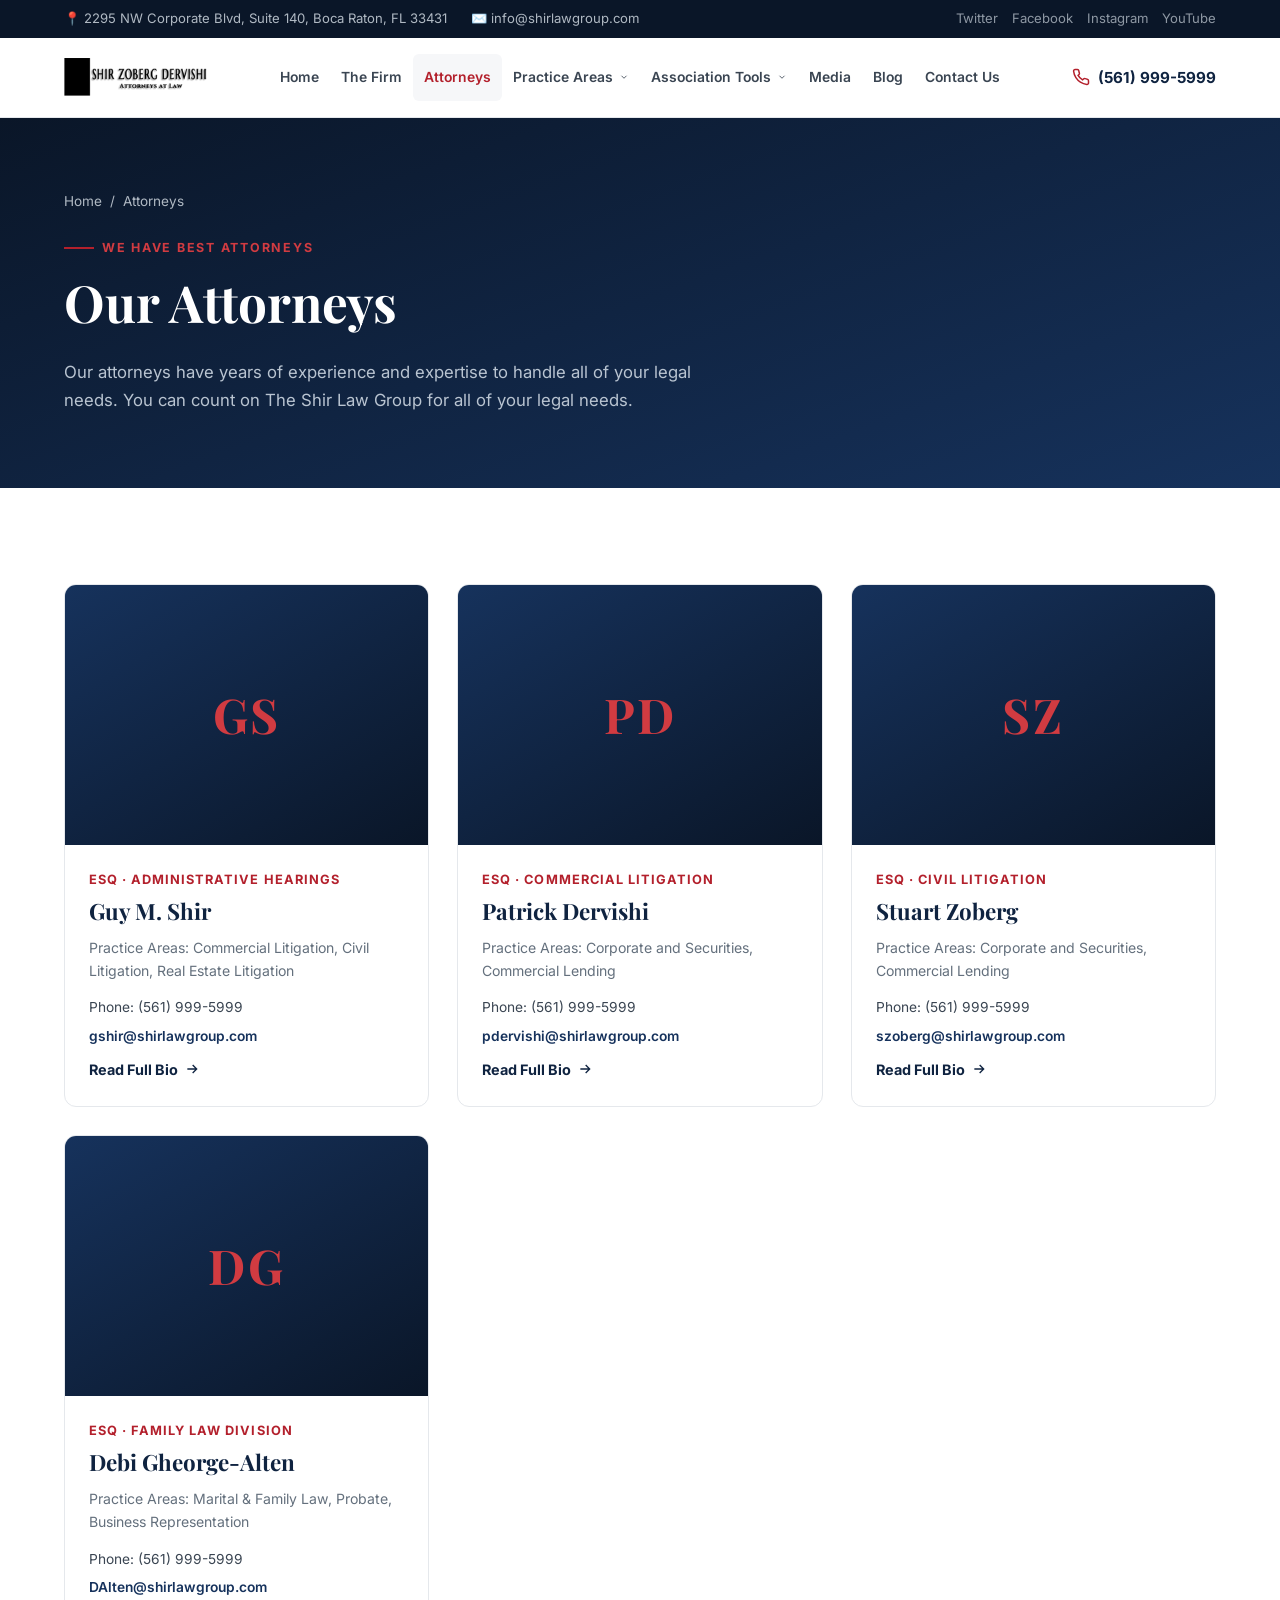
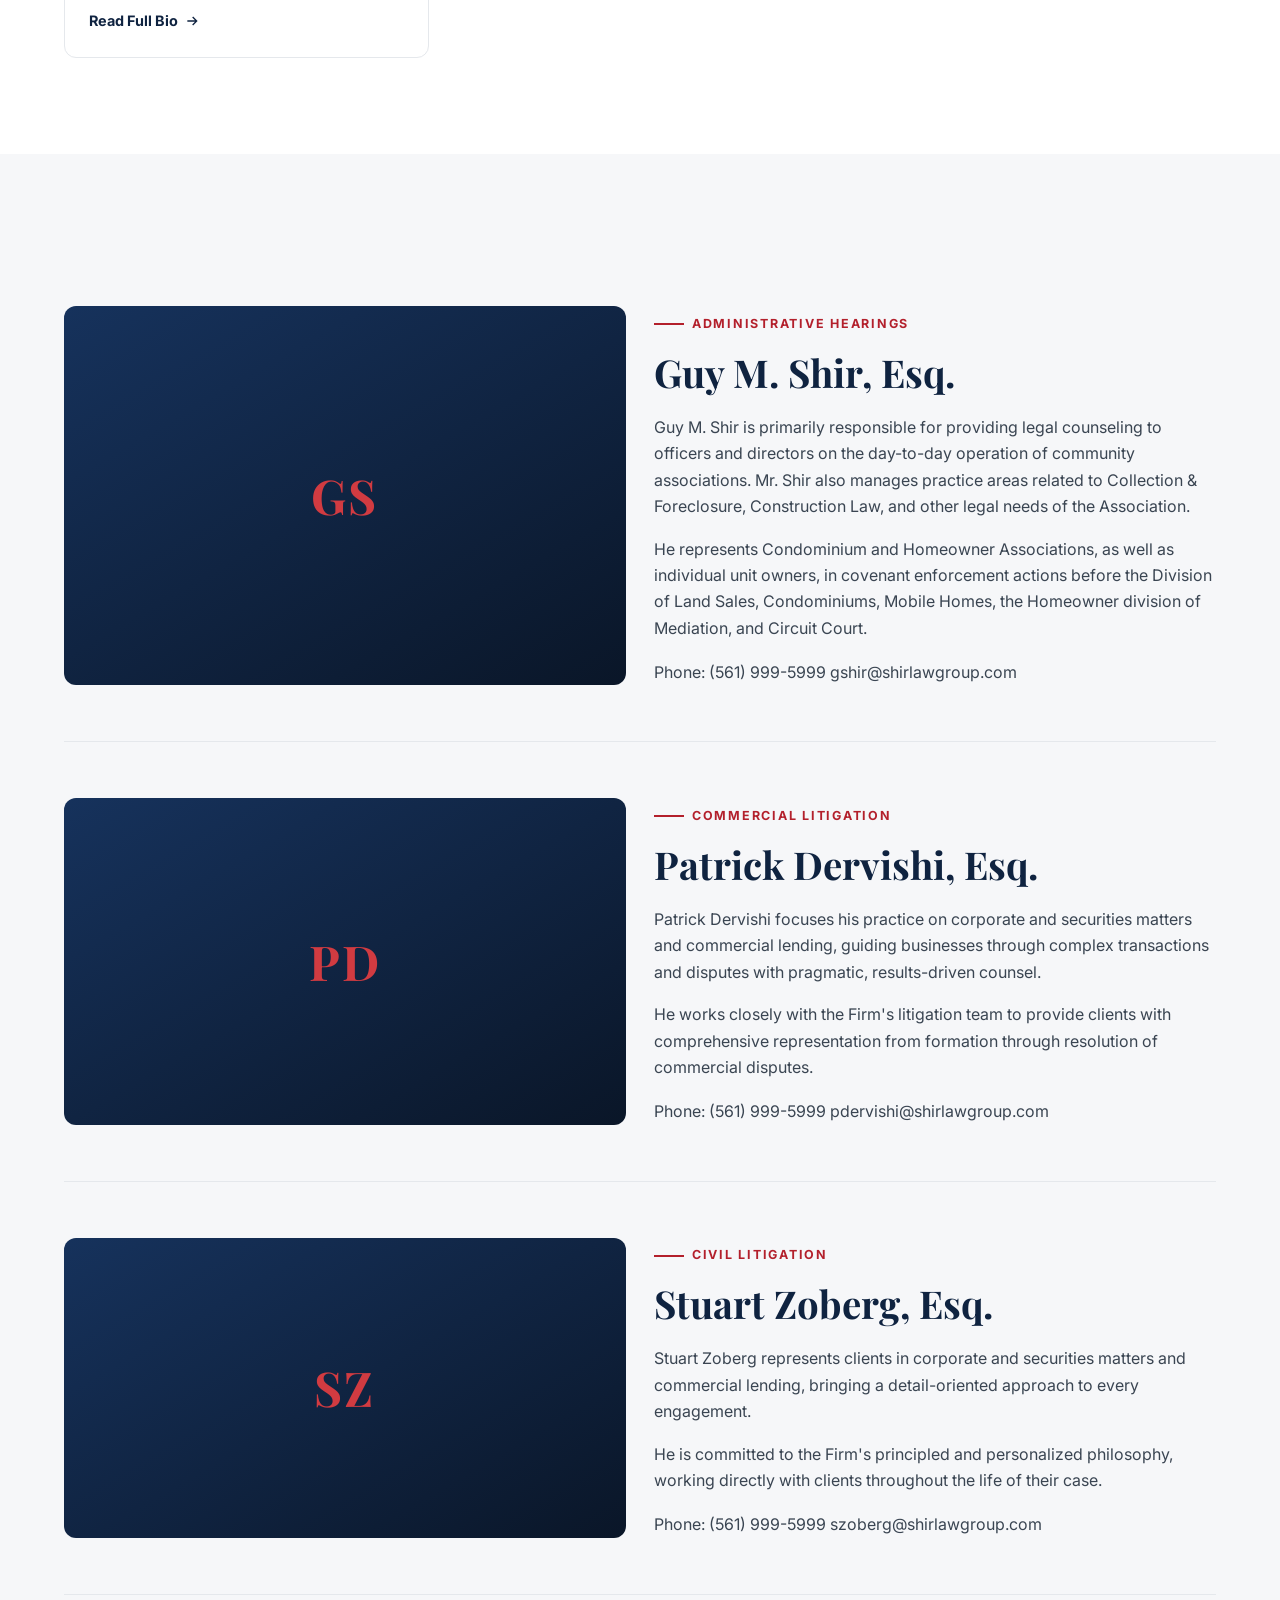
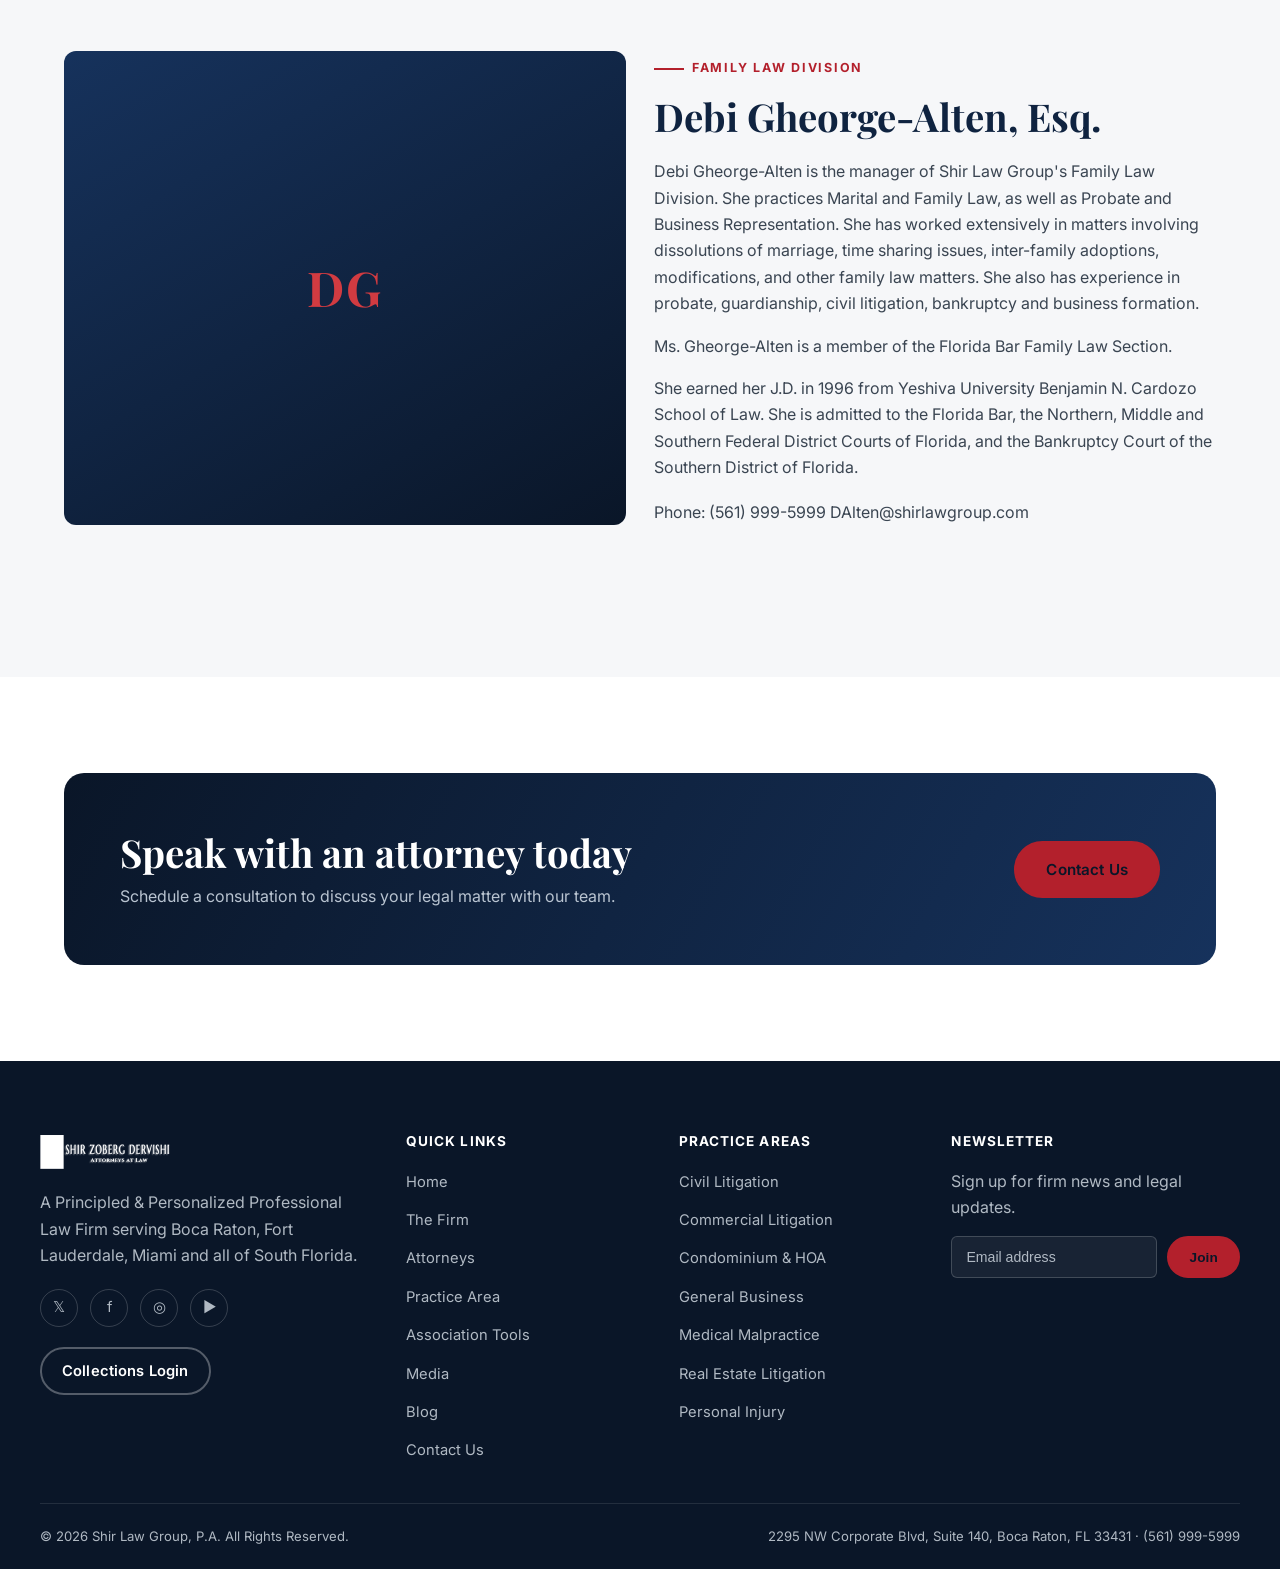
<file: attorneys.html>
<!doctype html>
<html lang="en">
<head>
<meta charset="UTF-8" />
<meta name="viewport" content="width=device-width, initial-scale=1.0" />
<title>Our Attorneys | Shir Law Group</title>
<meta name="description" content="Meet the attorneys of Shir Law Group, P.A.: Guy M. Shir, Patrick Dervishi and Stuart Zoberg." />
<link rel="preconnect" href="https://fonts.googleapis.com">
<link rel="preconnect" href="https://fonts.gstatic.com" crossorigin>
<link href="https://fonts.googleapis.com/css2?family=Playfair+Display:wght@600;700;800&family=Inter:wght@400;500;600;700;800&display=swap" rel="stylesheet">
<link rel="stylesheet" href="css/styles.css?v=6" />
<link rel="icon" type="image/x-icon" href="favicon.ico">
<link rel="icon" type="image/png" sizes="32x32" href="favicon-32x32.png">
<link rel="icon" type="image/png" sizes="16x16" href="favicon-16x16.png">
<link rel="apple-touch-icon" sizes="180x180" href="apple-touch-icon.png">
</head>
<body>

<div class="topbar">
  <div class="container">
    <div class="topbar-contact">
      <span>📍 2295 NW Corporate Blvd, Suite 140, Boca Raton, FL 33431</span>
      <span>✉️ info@shirlawgroup.com</span>
    </div>
    <div class="topbar-social">
      <a href="https://twitter.com/shirlawgroup" target="_blank" rel="noopener">Twitter</a>
      <a href="https://www.facebook.com/shirlawgroup" target="_blank" rel="noopener">Facebook</a>
      <a href="https://www.instagram.com/shirlawgroup" target="_blank" rel="noopener">Instagram</a>
      <a href="https://www.youtube.com/channel/UC4AxBB0t0kmj9nC0djLXQow" target="_blank" rel="noopener">YouTube</a>
    </div>
  </div>
</div>

<header class="site-header">
  <div class="nav-wrap container">
    <a href="index.html" class="brand">
      <img src="images/logo/slg_logo-2.png" alt="Shir Law Group" class="brand-logo">
    </a>
    <nav class="main-nav" id="mainNav">
      <ul>
        <li><a class="nav-link" href="index.html">Home</a></li>
        <li><a class="nav-link" href="the-firm.html">The Firm</a></li>
        <li class="active"><a class="nav-link" href="attorneys.html">Attorneys</a></li>
        <li class="has-dropdown">
          <a class="nav-link" href="practice-areas.html">Practice Areas
            <svg class="chevron" viewBox="0 0 24 24" fill="none" stroke="currentColor" stroke-width="2"><path d="M6 9l6 6 6-6"/></svg>
          </a>
          <div class="dropdown">
            <a href="civil-litigation.html"><span class="dot"></span>Civil Litigation</a>
            <a href="commercial-litigation.html"><span class="dot"></span>Commercial Litigation</a>
            <a href="community-association.html"><span class="dot"></span>Condominium &amp; HOA Representation</a>
            <a href="general-business.html"><span class="dot"></span>General Business Representation</a>
            <a href="medical-malpractice.html"><span class="dot"></span>Medical Malpractice</a>
            <a href="real-estate-litigation.html"><span class="dot"></span>Real Estate Litigation</a>
            <a href="personal-injury.html"><span class="dot"></span>Personal Injury</a>
          </div>
        </li>
        <li class="has-dropdown">
          <a class="nav-link" href="legislative-updates.html">Association Tools
            <svg class="chevron" viewBox="0 0 24 24" fill="none" stroke="currentColor" stroke-width="2"><path d="M6 9l6 6 6-6"/></svg>
          </a>
          <div class="dropdown">
            <a href="legislative-updates.html"><span class="dot"></span>2018 Legislation Updates</a>
            <a href="https://www.leg.state.fl.us/Statutes/index.cfm?App_mode=Display_Statute&amp;URL=0700-0799/0718/0718.html" target="_blank" rel="noopener"><span class="dot"></span>Condo Statute</a>
            <a href="https://www.myfloridalicense.com/DBPR/condominiums-timeshares-mobile-homes/" target="_blank" rel="noopener"><span class="dot"></span>Condo DBPR</a>
            <a href="https://flrules.org/gateway/division.asp?DivID=248" target="_blank" rel="noopener"><span class="dot"></span>Condo Administrative Rules</a>
            <a href="https://www.leg.state.fl.us/Statutes/index.cfm?App_mode=Display_Statute&amp;URL=0700-0799/0720/0720.html" target="_blank" rel="noopener"><span class="dot"></span>Homeowners Association Statutes</a>
          </div>
        </li>
        <li><a class="nav-link" href="media.html">Media</a></li>
        <li><a class="nav-link" href="blog.html">Blog</a></li>
        <li><a class="nav-link" href="contact.html">Contact Us</a></li>
      </ul>
    </nav>
    <div class="nav-cta">
      <a class="nav-phone" href="tel:5619995999">
        <svg width="18" height="18" viewBox="0 0 24 24" fill="none" stroke="currentColor" stroke-width="2"><path d="M22 16.92v3a2 2 0 0 1-2.18 2 19.79 19.79 0 0 1-8.63-3.07 19.5 19.5 0 0 1-6-6 19.79 19.79 0 0 1-3.07-8.67A2 2 0 0 1 4.11 2h3a2 2 0 0 1 2 1.72c.127.96.361 1.903.7 2.81a2 2 0 0 1-.45 2.11L8.09 9.91a16 16 0 0 0 6 6l1.27-1.27a2 2 0 0 1 2.11-.45c.907.339 1.85.573 2.81.7A2 2 0 0 1 22 16.92z"/></svg>
        <span>(561) 999-5999</span>
      </a>
      <button class="nav-toggle" id="navToggle" aria-label="Toggle menu" aria-expanded="false"><span></span></button>
    </div>
  </div>
</header>
<div class="nav-overlay" id="navOverlay"></div>

<main>
  <section class="page-hero">
    <div class="container">
      <div class="breadcrumbs"><a href="index.html">Home</a> / <span>Attorneys</span></div>
      <div class="eyebrow">We Have Best Attorneys</div>
      <h1>Our Attorneys</h1>
      <p>Our attorneys have years of experience and expertise to handle all of your legal needs. You can count on The Shir Law Group for all of your legal needs.</p>
    </div>
  </section>

  <section class="section">
    <div class="container">
      <div class="grid grid-3">
        <div class="attorney-card reveal">
          <div class="attorney-photo">GS</div>
          <div class="attorney-body">
            <div class="role">ESQ &middot; Administrative Hearings</div>
            <h3>Guy M. Shir</h3>
            <div class="field">Practice Areas: Commercial Litigation, Civil Litigation, Real Estate Litigation</div>
            <div class="contact-row">
              <span>Phone: (561) 999-5999</span>
              <a href="mailto:gshir@shirlawgroup.com">gshir@shirlawgroup.com</a>
            </div>
            <a class="card-link" href="#guy-m-shir">Read Full Bio <svg width="16" height="16" viewBox="0 0 24 24" fill="none" stroke="currentColor" stroke-width="2"><path d="M5 12h14M13 6l6 6-6 6"/></svg></a>
          </div>
        </div>
        <div class="attorney-card reveal">
          <div class="attorney-photo">PD</div>
          <div class="attorney-body">
            <div class="role">ESQ &middot; Commercial Litigation</div>
            <h3>Patrick Dervishi</h3>
            <div class="field">Practice Areas: Corporate and Securities, Commercial Lending</div>
            <div class="contact-row">
              <span>Phone: (561) 999-5999</span>
              <a href="mailto:pdervishi@shirlawgroup.com">pdervishi@shirlawgroup.com</a>
            </div>
            <a class="card-link" href="#patrick-dervishi">Read Full Bio <svg width="16" height="16" viewBox="0 0 24 24" fill="none" stroke="currentColor" stroke-width="2"><path d="M5 12h14M13 6l6 6-6 6"/></svg></a>
          </div>
        </div>
        <div class="attorney-card reveal">
          <div class="attorney-photo">SZ</div>
          <div class="attorney-body">
            <div class="role">ESQ &middot; Civil Litigation</div>
            <h3>Stuart Zoberg</h3>
            <div class="field">Practice Areas: Corporate and Securities, Commercial Lending</div>
            <div class="contact-row">
              <span>Phone: (561) 999-5999</span>
              <a href="mailto:szoberg@shirlawgroup.com">szoberg@shirlawgroup.com</a>
            </div>
            <a class="card-link" href="#stuart-zoberg">Read Full Bio <svg width="16" height="16" viewBox="0 0 24 24" fill="none" stroke="currentColor" stroke-width="2"><path d="M5 12h14M13 6l6 6-6 6"/></svg></a>
          </div>
        </div>
        <div class="attorney-card reveal">
          <div class="attorney-photo">DG</div>
          <div class="attorney-body">
            <div class="role">ESQ &middot; Family Law Division</div>
            <h3>Debi Gheorge-Alten</h3>
            <div class="field">Practice Areas: Marital &amp; Family Law, Probate, Business Representation</div>
            <div class="contact-row">
              <span>Phone: (561) 999-5999</span>
              <a href="mailto:DAlten@shirlawgroup.com">DAlten@shirlawgroup.com</a>
            </div>
            <a class="card-link" href="#debi-gheorge-alten">Read Full Bio <svg width="16" height="16" viewBox="0 0 24 24" fill="none" stroke="currentColor" stroke-width="2"><path d="M5 12h14M13 6l6 6-6 6"/></svg></a>
          </div>
        </div>
      </div>
    </div>
  </section>

  <section class="section bg-soft">
    <div class="container">

      <div id="guy-m-shir" class="bio-detail reveal">
        <div class="grid grid-2">
          <div class="attorney-photo" style="height:100%;min-height:220px;border-radius:var(--radius-md);">GS</div>
          <div>
            <div class="eyebrow">Administrative Hearings</div>
            <h2>Guy M. Shir, Esq.</h2>
            <p>Guy M. Shir is primarily responsible for providing legal counseling to officers and directors on the day-to-day operation of community associations. Mr. Shir also manages practice areas related to Collection &amp; Foreclosure, Construction Law, and other legal needs of the Association.</p>
            <p>He represents Condominium and Homeowner Associations, as well as individual unit owners, in covenant enforcement actions before the Division of Land Sales, Condominiums, Mobile Homes, the Homeowner division of Mediation, and Circuit Court.</p>
            <div class="contact-row" style="margin-top:18px;">
              <span>Phone: (561) 999-5999</span>
              <a href="mailto:gshir@shirlawgroup.com">gshir@shirlawgroup.com</a>
            </div>
          </div>
        </div>
      </div>

      <div id="patrick-dervishi" class="bio-detail reveal">
        <div class="grid grid-2">
          <div class="attorney-photo" style="height:100%;min-height:220px;border-radius:var(--radius-md);">PD</div>
          <div>
            <div class="eyebrow">Commercial Litigation</div>
            <h2>Patrick Dervishi, Esq.</h2>
            <p>Patrick Dervishi focuses his practice on corporate and securities matters and commercial lending, guiding businesses through complex transactions and disputes with pragmatic, results-driven counsel.</p>
            <p>He works closely with the Firm's litigation team to provide clients with comprehensive representation from formation through resolution of commercial disputes.</p>
            <div class="contact-row" style="margin-top:18px;">
              <span>Phone: (561) 999-5999</span>
              <a href="mailto:pdervishi@shirlawgroup.com">pdervishi@shirlawgroup.com</a>
            </div>
          </div>
        </div>
      </div>

      <div id="stuart-zoberg" class="bio-detail reveal">
        <div class="grid grid-2">
          <div class="attorney-photo" style="height:100%;min-height:220px;border-radius:var(--radius-md);">SZ</div>
          <div>
            <div class="eyebrow">Civil Litigation</div>
            <h2>Stuart Zoberg, Esq.</h2>
            <p>Stuart Zoberg represents clients in corporate and securities matters and commercial lending, bringing a detail-oriented approach to every engagement.</p>
            <p>He is committed to the Firm's principled and personalized philosophy, working directly with clients throughout the life of their case.</p>
            <div class="contact-row" style="margin-top:18px;">
              <span>Phone: (561) 999-5999</span>
              <a href="mailto:szoberg@shirlawgroup.com">szoberg@shirlawgroup.com</a>
            </div>
          </div>
        </div>
      </div>

      <div id="debi-gheorge-alten" class="bio-detail reveal">
        <div class="grid grid-2">
          <div class="attorney-photo" style="height:100%;min-height:220px;border-radius:var(--radius-md);">DG</div>
          <div>
            <div class="eyebrow">Family Law Division</div>
            <h2>Debi Gheorge-Alten, Esq.</h2>
            <p>Debi Gheorge-Alten is the manager of Shir Law Group's Family Law Division. She practices Marital and Family Law, as well as Probate and Business Representation. She has worked extensively in matters involving dissolutions of marriage, time sharing issues, inter-family adoptions, modifications, and other family law matters. She also has experience in probate, guardianship, civil litigation, bankruptcy and business formation.</p>
            <p>Ms. Gheorge-Alten is a member of the Florida Bar Family Law Section.</p>
            <p>She earned her J.D. in 1996 from Yeshiva University Benjamin N. Cardozo School of Law. She is admitted to the Florida Bar, the Northern, Middle and Southern Federal District Courts of Florida, and the Bankruptcy Court of the Southern District of Florida.</p>
            <div class="contact-row" style="margin-top:18px;">
              <span>Phone: (561) 999-5999</span>
              <a href="mailto:DAlten@shirlawgroup.com">DAlten@shirlawgroup.com</a>
            </div>
          </div>
        </div>
      </div>

    </div>
  </section>

  <section class="section">
    <div class="container">
      <div class="cta-band reveal">
        <div>
          <h2>Speak with an attorney today</h2>
          <p>Schedule a consultation to discuss your legal matter with our team.</p>
        </div>
        <a href="contact.html" class="btn btn-gold">Contact Us</a>
      </div>
    </div>
  </section>
</main>

<footer class="site-footer">
  <div class="container footer-top">
    <div class="footer-col">
      <div class="footer-brand"><img src="images/logo/slg_logo-2.png" alt="Shir Law Group" class="brand-logo brand-logo-invert"></div>
      <p>A Principled &amp; Personalized Professional Law Firm serving Boca Raton, Fort Lauderdale, Miami and all of South Florida.</p>
      <div class="footer-social">
        <a href="https://twitter.com/shirlawgroup" target="_blank" rel="noopener">𝕏</a>
        <a href="https://www.facebook.com/shirlawgroup" target="_blank" rel="noopener">f</a>
        <a href="https://www.instagram.com/shirlawgroup" target="_blank" rel="noopener">◎</a>
        <a href="https://www.youtube.com/channel/UC4AxBB0t0kmj9nC0djLXQow" target="_blank" rel="noopener">▶</a>
      </div>
      <a href="#" class="btn btn-outline btn-sm" style="margin-top:20px;color:#fff;border-color:rgba(255,255,255,0.3);">Collections Login</a>
    </div>
    <div class="footer-col">
      <h4>Quick Links</h4>
      <ul>
        <li><a href="index.html">Home</a></li>
        <li><a href="the-firm.html">The Firm</a></li>
        <li><a href="attorneys.html">Attorneys</a></li>
        <li><a href="practice-areas.html">Practice Area</a></li>
        <li><a href="legislative-updates.html">Association Tools</a></li>
        <li><a href="media.html">Media</a></li>
        <li><a href="blog.html">Blog</a></li>
        <li><a href="contact.html">Contact Us</a></li>
      </ul>
    </div>
    <div class="footer-col">
      <h4>Practice Areas</h4>
      <ul>
        <li><a href="civil-litigation.html">Civil Litigation</a></li>
        <li><a href="commercial-litigation.html">Commercial Litigation</a></li>
        <li><a href="community-association.html">Condominium &amp; HOA</a></li>
        <li><a href="general-business.html">General Business</a></li>
        <li><a href="medical-malpractice.html">Medical Malpractice</a></li>
        <li><a href="real-estate-litigation.html">Real Estate Litigation</a></li>
        <li><a href="personal-injury.html">Personal Injury</a></li>
      </ul>
    </div>
    <div class="footer-col">
      <h4>Newsletter</h4>
      <p>Sign up for firm news and legal updates.</p>
      <form class="newsletter-form" data-demo-form>
        <input type="email" placeholder="Email address" required />
        <button class="btn btn-gold btn-sm" type="submit">Join</button>
      </form>
      <div class="form-success" style="margin-top:12px;">Thanks for subscribing!</div>
    </div>
  </div>
  <div class="container footer-bottom">
    <span>&copy; 2026 Shir Law Group, P.A. All Rights Reserved.</span>
    <span>2295 NW Corporate Blvd, Suite 140, Boca Raton, FL 33431 &middot; (561) 999-5999</span>
  </div>
</footer>

<script src="js/main.js?v=6"></script>
</body>
</html>
</file>
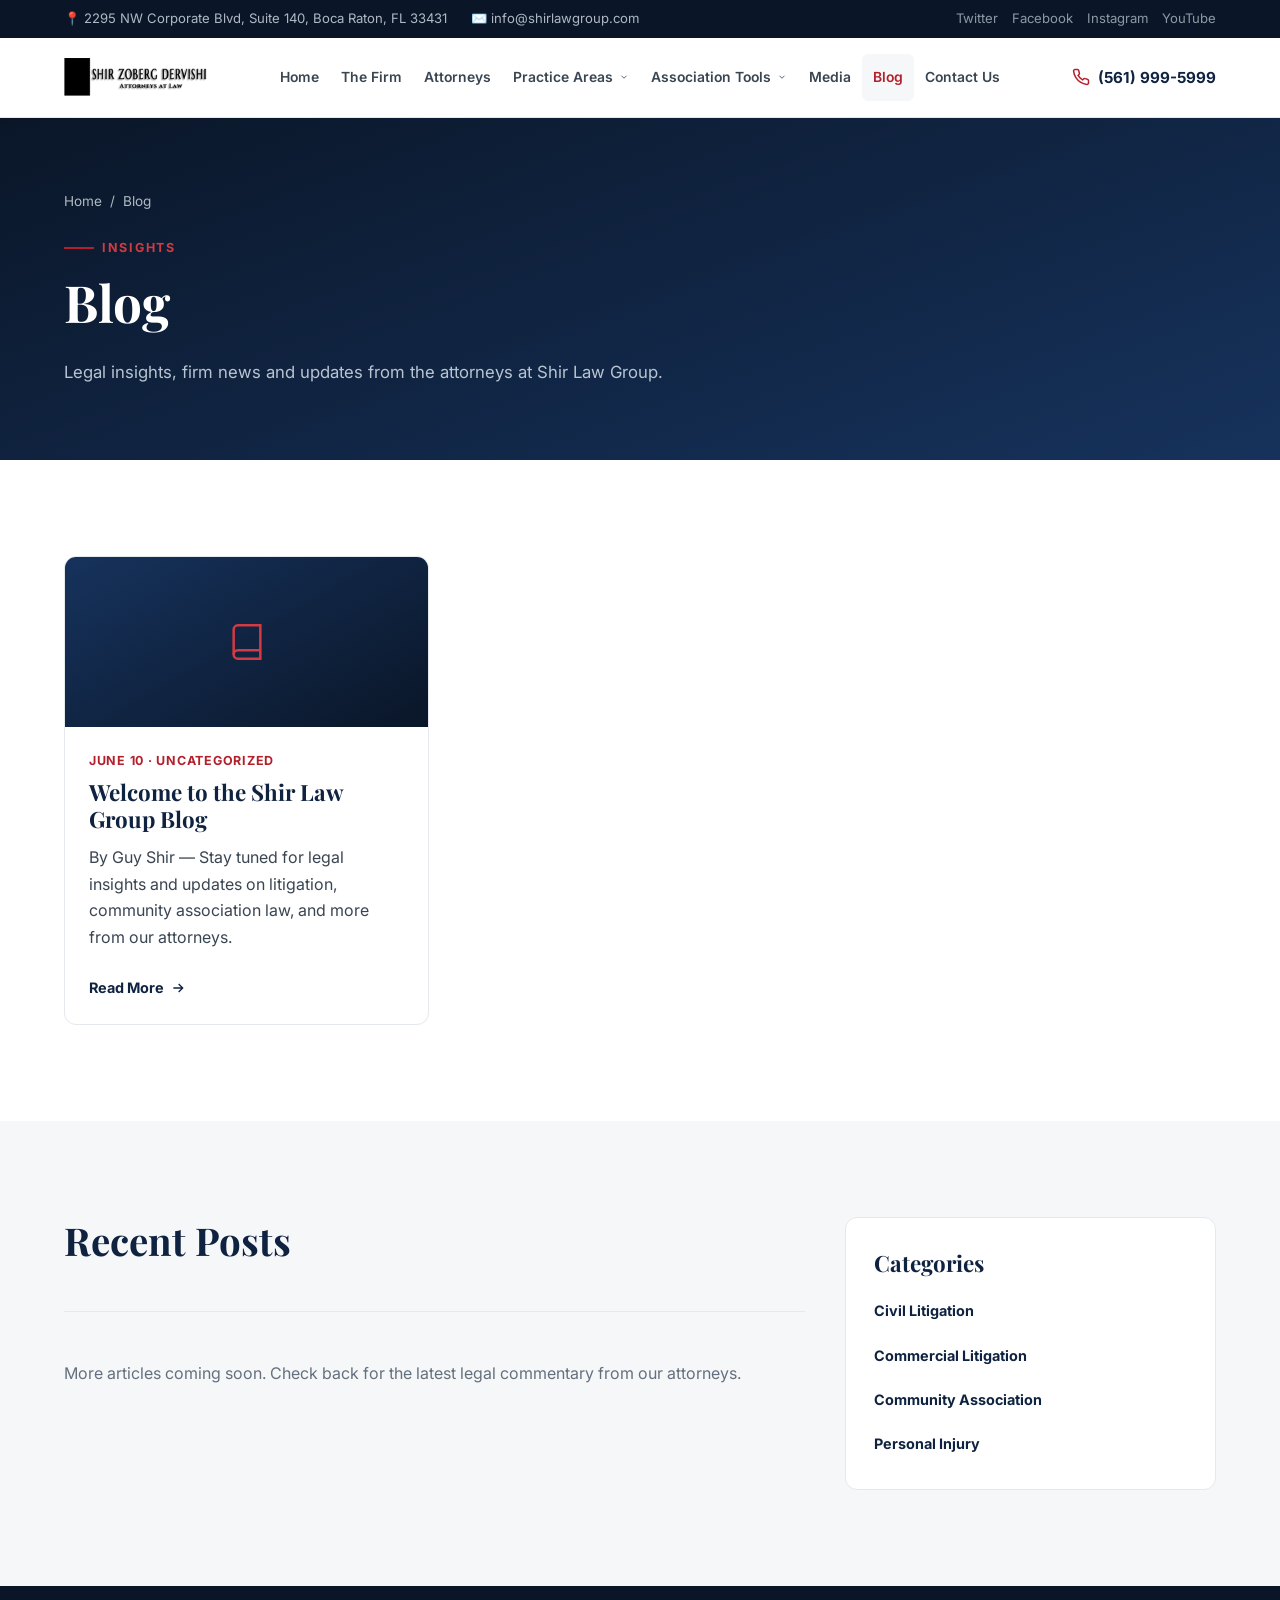
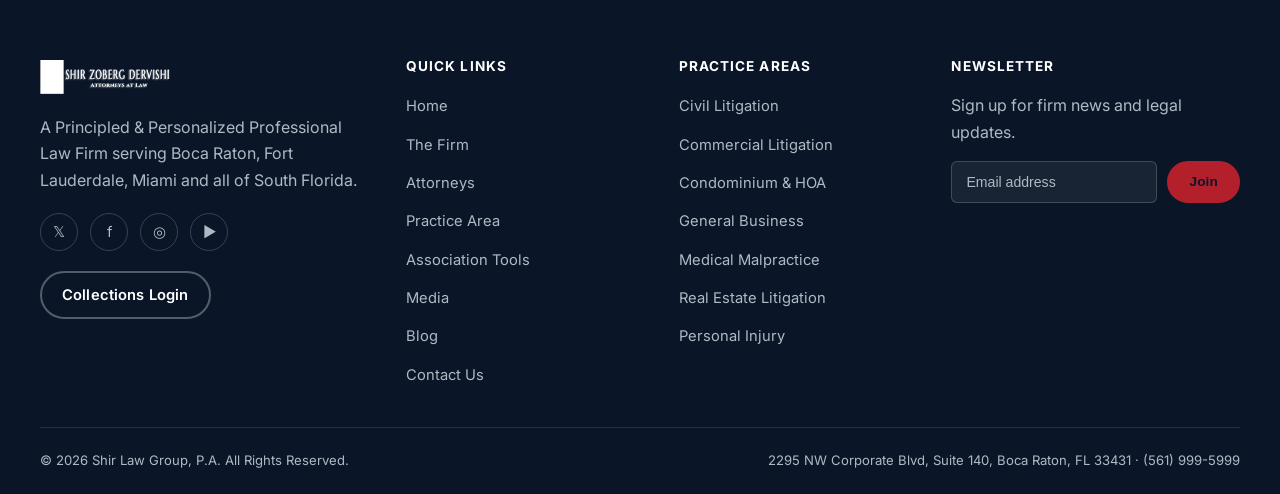
<file: blog.html>
<!doctype html>
<html lang="en">
<head>
<meta charset="UTF-8" />
<meta name="viewport" content="width=device-width, initial-scale=1.0" />
<title>Blog | Shir Law Group</title>
<meta name="description" content="Legal insights and updates from the attorneys at Shir Law Group, P.A." />
<link rel="preconnect" href="https://fonts.googleapis.com">
<link rel="preconnect" href="https://fonts.gstatic.com" crossorigin>
<link href="https://fonts.googleapis.com/css2?family=Playfair+Display:wght@600;700;800&family=Inter:wght@400;500;600;700;800&display=swap" rel="stylesheet">
<link rel="stylesheet" href="css/styles.css?v=6" />
<link rel="icon" type="image/x-icon" href="favicon.ico">
<link rel="icon" type="image/png" sizes="32x32" href="favicon-32x32.png">
<link rel="icon" type="image/png" sizes="16x16" href="favicon-16x16.png">
<link rel="apple-touch-icon" sizes="180x180" href="apple-touch-icon.png">
</head>
<body>

<div class="topbar">
  <div class="container">
    <div class="topbar-contact">
      <span>📍 2295 NW Corporate Blvd, Suite 140, Boca Raton, FL 33431</span>
      <span>✉️ info@shirlawgroup.com</span>
    </div>
    <div class="topbar-social">
      <a href="https://twitter.com/shirlawgroup" target="_blank" rel="noopener">Twitter</a>
      <a href="https://www.facebook.com/shirlawgroup" target="_blank" rel="noopener">Facebook</a>
      <a href="https://www.instagram.com/shirlawgroup" target="_blank" rel="noopener">Instagram</a>
      <a href="https://www.youtube.com/channel/UC4AxBB0t0kmj9nC0djLXQow" target="_blank" rel="noopener">YouTube</a>
    </div>
  </div>
</div>

<header class="site-header">
  <div class="nav-wrap container">
    <a href="index.html" class="brand">
      <img src="images/logo/slg_logo-2.png" alt="Shir Law Group" class="brand-logo">
    </a>
    <nav class="main-nav" id="mainNav">
      <ul>
        <li><a class="nav-link" href="index.html">Home</a></li>
        <li><a class="nav-link" href="the-firm.html">The Firm</a></li>
        <li><a class="nav-link" href="attorneys.html">Attorneys</a></li>
        <li class="has-dropdown">
          <a class="nav-link" href="practice-areas.html">Practice Areas
            <svg class="chevron" viewBox="0 0 24 24" fill="none" stroke="currentColor" stroke-width="2"><path d="M6 9l6 6 6-6"/></svg>
          </a>
          <div class="dropdown">
            <a href="civil-litigation.html"><span class="dot"></span>Civil Litigation</a>
            <a href="commercial-litigation.html"><span class="dot"></span>Commercial Litigation</a>
            <a href="community-association.html"><span class="dot"></span>Condominium &amp; HOA Representation</a>
            <a href="general-business.html"><span class="dot"></span>General Business Representation</a>
            <a href="medical-malpractice.html"><span class="dot"></span>Medical Malpractice</a>
            <a href="real-estate-litigation.html"><span class="dot"></span>Real Estate Litigation</a>
            <a href="personal-injury.html"><span class="dot"></span>Personal Injury</a>
          </div>
        </li>
        <li class="has-dropdown">
          <a class="nav-link" href="legislative-updates.html">Association Tools
            <svg class="chevron" viewBox="0 0 24 24" fill="none" stroke="currentColor" stroke-width="2"><path d="M6 9l6 6 6-6"/></svg>
          </a>
          <div class="dropdown">
            <a href="legislative-updates.html"><span class="dot"></span>2018 Legislation Updates</a>
            <a href="https://www.leg.state.fl.us/Statutes/index.cfm?App_mode=Display_Statute&amp;URL=0700-0799/0718/0718.html" target="_blank" rel="noopener"><span class="dot"></span>Condo Statute</a>
            <a href="https://www.myfloridalicense.com/DBPR/condominiums-timeshares-mobile-homes/" target="_blank" rel="noopener"><span class="dot"></span>Condo DBPR</a>
            <a href="https://flrules.org/gateway/division.asp?DivID=248" target="_blank" rel="noopener"><span class="dot"></span>Condo Administrative Rules</a>
            <a href="https://www.leg.state.fl.us/Statutes/index.cfm?App_mode=Display_Statute&amp;URL=0700-0799/0720/0720.html" target="_blank" rel="noopener"><span class="dot"></span>Homeowners Association Statutes</a>
          </div>
        </li>
        <li><a class="nav-link" href="media.html">Media</a></li>
        <li class="active"><a class="nav-link" href="blog.html">Blog</a></li>
        <li><a class="nav-link" href="contact.html">Contact Us</a></li>
      </ul>
    </nav>
    <div class="nav-cta">
      <a class="nav-phone" href="tel:5619995999">
        <svg width="18" height="18" viewBox="0 0 24 24" fill="none" stroke="currentColor" stroke-width="2"><path d="M22 16.92v3a2 2 0 0 1-2.18 2 19.79 19.79 0 0 1-8.63-3.07 19.5 19.5 0 0 1-6-6 19.79 19.79 0 0 1-3.07-8.67A2 2 0 0 1 4.11 2h3a2 2 0 0 1 2 1.72c.127.96.361 1.903.7 2.81a2 2 0 0 1-.45 2.11L8.09 9.91a16 16 0 0 0 6 6l1.27-1.27a2 2 0 0 1 2.11-.45c.907.339 1.85.573 2.81.7A2 2 0 0 1 22 16.92z"/></svg>
        <span>(561) 999-5999</span>
      </a>
      <button class="nav-toggle" id="navToggle" aria-label="Toggle menu" aria-expanded="false"><span></span></button>
    </div>
  </div>
</header>
<div class="nav-overlay" id="navOverlay"></div>

<main>
  <section class="page-hero">
    <div class="container">
      <div class="breadcrumbs"><a href="index.html">Home</a> / <span>Blog</span></div>
      <div class="eyebrow">Insights</div>
      <h1>Blog</h1>
      <p>Legal insights, firm news and updates from the attorneys at Shir Law Group.</p>
    </div>
  </section>

  <section class="section">
    <div class="container">
      <div class="grid grid-3">
        <article class="post-card reveal">
          <div class="post-thumb"><svg width="40" height="40" viewBox="0 0 24 24" fill="none" stroke="currentColor" stroke-width="1.5"><path d="M4 19.5A2.5 2.5 0 0 1 6.5 17H20"/><path d="M6.5 2H20v20H6.5A2.5 2.5 0 0 1 4 19.5v-15A2.5 2.5 0 0 1 6.5 2z"/></svg></div>
          <div class="post-body">
            <div class="post-meta">June 10 &middot; Uncategorized</div>
            <h3>Welcome to the Shir Law Group Blog</h3>
            <p>By Guy Shir — Stay tuned for legal insights and updates on litigation, community association law, and more from our attorneys.</p>
            <a class="card-link" href="#" onclick="return false;">Read More <svg width="16" height="16" viewBox="0 0 24 24" fill="none" stroke="currentColor" stroke-width="2"><path d="M5 12h14M13 6l6 6-6 6"/></svg></a>
          </div>
        </article>
      </div>
    </div>
  </section>

  <section class="section bg-soft">
    <div class="container">
      <div class="grid" style="grid-template-columns: 2fr 1fr; gap:40px;">
        <div class="reveal">
          <h2 class="mt-0">Recent Posts</h2>
          <div class="divider"></div>
          <p style="color:var(--ink-500);">More articles coming soon. Check back for the latest legal commentary from our attorneys.</p>
        </div>
        <aside class="reveal">
          <div class="card">
            <h3>Categories</h3>
            <ul style="display:grid;gap:10px;margin-top:12px;">
              <li><a class="card-link" href="civil-litigation.html">Civil Litigation</a></li>
              <li><a class="card-link" href="commercial-litigation.html">Commercial Litigation</a></li>
              <li><a class="card-link" href="community-association.html">Community Association</a></li>
              <li><a class="card-link" href="personal-injury.html">Personal Injury</a></li>
            </ul>
          </div>
        </aside>
      </div>
    </div>
  </section>
</main>

<footer class="site-footer">
  <div class="container footer-top">
    <div class="footer-col">
      <div class="footer-brand"><img src="images/logo/slg_logo-2.png" alt="Shir Law Group" class="brand-logo brand-logo-invert"></div>
      <p>A Principled &amp; Personalized Professional Law Firm serving Boca Raton, Fort Lauderdale, Miami and all of South Florida.</p>
      <div class="footer-social">
        <a href="https://twitter.com/shirlawgroup" target="_blank" rel="noopener">𝕏</a>
        <a href="https://www.facebook.com/shirlawgroup" target="_blank" rel="noopener">f</a>
        <a href="https://www.instagram.com/shirlawgroup" target="_blank" rel="noopener">◎</a>
        <a href="https://www.youtube.com/channel/UC4AxBB0t0kmj9nC0djLXQow" target="_blank" rel="noopener">▶</a>
      </div>
      <a href="#" class="btn btn-outline btn-sm" style="margin-top:20px;color:#fff;border-color:rgba(255,255,255,0.3);">Collections Login</a>
    </div>
    <div class="footer-col">
      <h4>Quick Links</h4>
      <ul>
        <li><a href="index.html">Home</a></li>
        <li><a href="the-firm.html">The Firm</a></li>
        <li><a href="attorneys.html">Attorneys</a></li>
        <li><a href="practice-areas.html">Practice Area</a></li>
        <li><a href="legislative-updates.html">Association Tools</a></li>
        <li><a href="media.html">Media</a></li>
        <li><a href="blog.html">Blog</a></li>
        <li><a href="contact.html">Contact Us</a></li>
      </ul>
    </div>
    <div class="footer-col">
      <h4>Practice Areas</h4>
      <ul>
        <li><a href="civil-litigation.html">Civil Litigation</a></li>
        <li><a href="commercial-litigation.html">Commercial Litigation</a></li>
        <li><a href="community-association.html">Condominium &amp; HOA</a></li>
        <li><a href="general-business.html">General Business</a></li>
        <li><a href="medical-malpractice.html">Medical Malpractice</a></li>
        <li><a href="real-estate-litigation.html">Real Estate Litigation</a></li>
        <li><a href="personal-injury.html">Personal Injury</a></li>
      </ul>
    </div>
    <div class="footer-col">
      <h4>Newsletter</h4>
      <p>Sign up for firm news and legal updates.</p>
      <form class="newsletter-form" data-demo-form>
        <input type="email" placeholder="Email address" required />
        <button class="btn btn-gold btn-sm" type="submit">Join</button>
      </form>
      <div class="form-success" style="margin-top:12px;">Thanks for subscribing!</div>
    </div>
  </div>
  <div class="container footer-bottom">
    <span>&copy; 2026 Shir Law Group, P.A. All Rights Reserved.</span>
    <span>2295 NW Corporate Blvd, Suite 140, Boca Raton, FL 33431 &middot; (561) 999-5999</span>
  </div>
</footer>

<script src="js/main.js?v=6"></script>
</body>
</html>
</file>
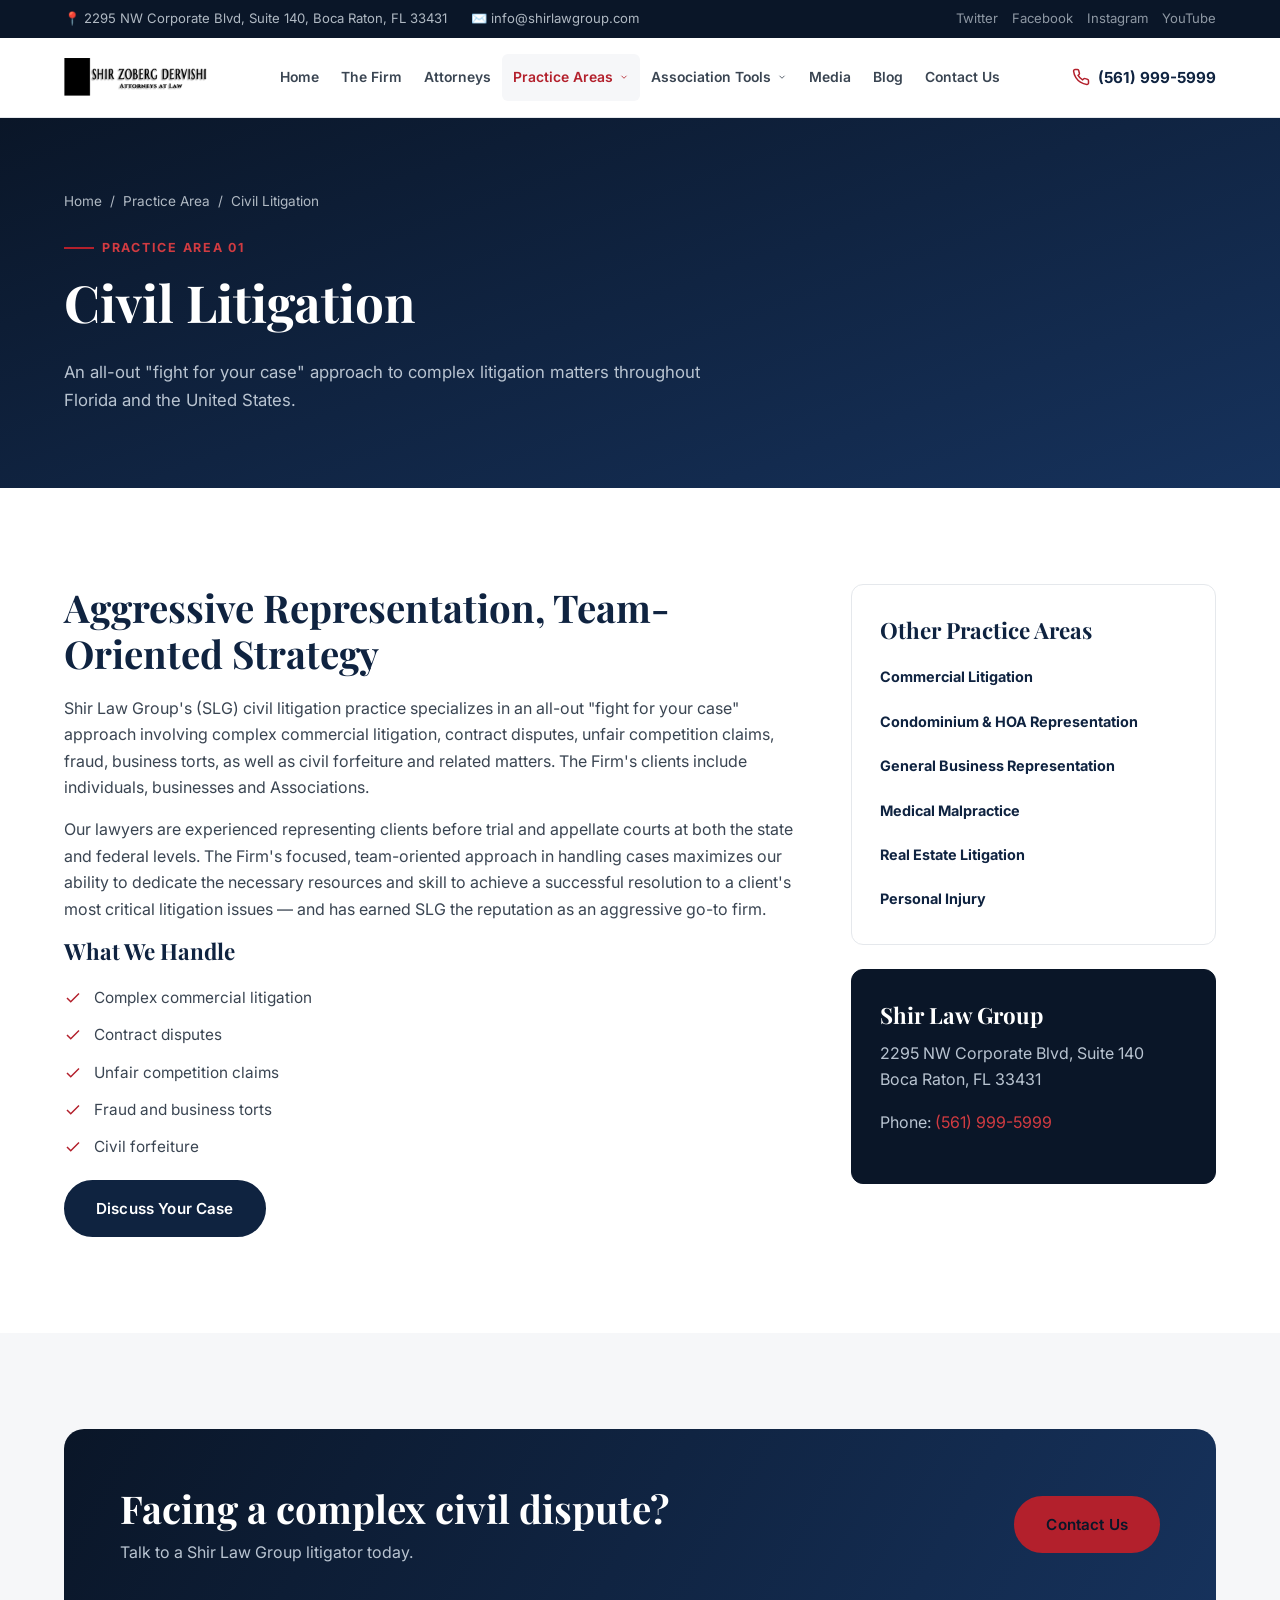
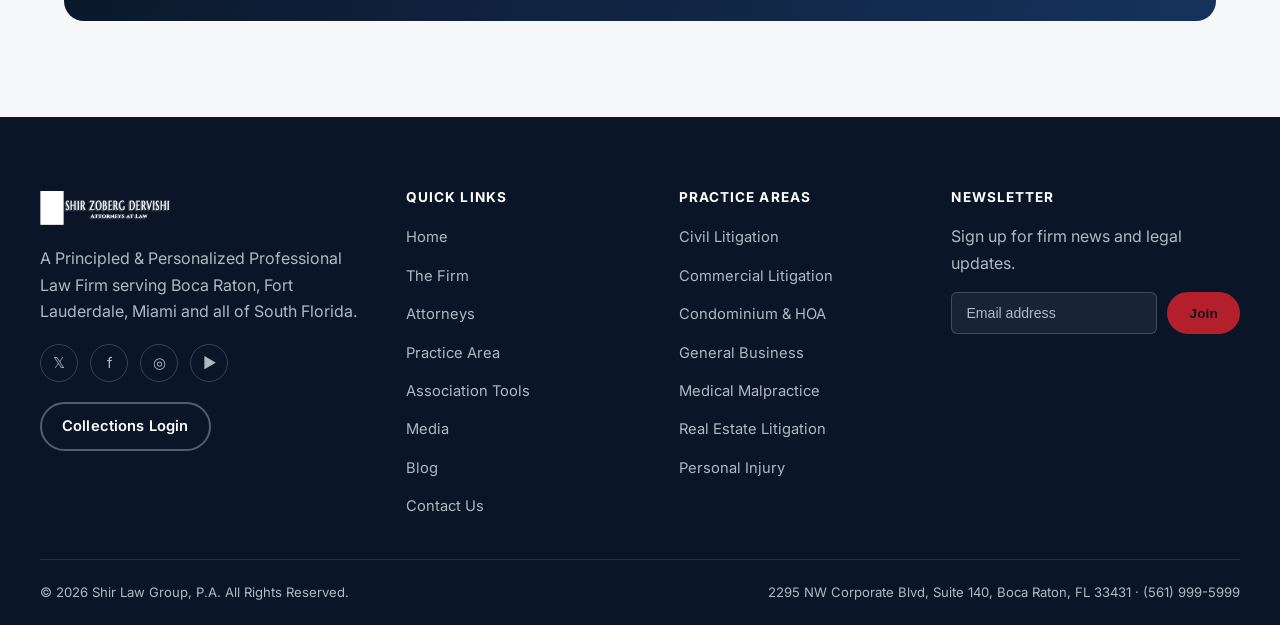
<file: civil-litigation.html>
<!doctype html>
<html lang="en">
<head>
<meta charset="UTF-8" />
<meta name="viewport" content="width=device-width, initial-scale=1.0" />
<title>Civil Litigation | Shir Law Group</title>
<meta name="description" content="Shir Law Group's civil litigation practice specializes in an all-out fight for your case involving complex commercial litigation, contract disputes, fraud and business torts." />
<link rel="preconnect" href="https://fonts.googleapis.com">
<link rel="preconnect" href="https://fonts.gstatic.com" crossorigin>
<link href="https://fonts.googleapis.com/css2?family=Playfair+Display:wght@600;700;800&family=Inter:wght@400;500;600;700;800&display=swap" rel="stylesheet">
<link rel="stylesheet" href="css/styles.css?v=6" />
<link rel="icon" type="image/x-icon" href="favicon.ico">
<link rel="icon" type="image/png" sizes="32x32" href="favicon-32x32.png">
<link rel="icon" type="image/png" sizes="16x16" href="favicon-16x16.png">
<link rel="apple-touch-icon" sizes="180x180" href="apple-touch-icon.png">
</head>
<body>

<div class="topbar">
  <div class="container">
    <div class="topbar-contact">
      <span>📍 2295 NW Corporate Blvd, Suite 140, Boca Raton, FL 33431</span>
      <span>✉️ info@shirlawgroup.com</span>
    </div>
    <div class="topbar-social">
      <a href="https://twitter.com/shirlawgroup" target="_blank" rel="noopener">Twitter</a>
      <a href="https://www.facebook.com/shirlawgroup" target="_blank" rel="noopener">Facebook</a>
      <a href="https://www.instagram.com/shirlawgroup" target="_blank" rel="noopener">Instagram</a>
      <a href="https://www.youtube.com/channel/UC4AxBB0t0kmj9nC0djLXQow" target="_blank" rel="noopener">YouTube</a>
    </div>
  </div>
</div>

<header class="site-header">
  <div class="nav-wrap container">
    <a href="index.html" class="brand">
      <img src="images/logo/slg_logo-2.png" alt="Shir Law Group" class="brand-logo">
    </a>
    <nav class="main-nav" id="mainNav">
      <ul>
        <li><a class="nav-link" href="index.html">Home</a></li>
        <li><a class="nav-link" href="the-firm.html">The Firm</a></li>
        <li><a class="nav-link" href="attorneys.html">Attorneys</a></li>
        <li class="has-dropdown active">
          <a class="nav-link" href="practice-areas.html">Practice Areas
            <svg class="chevron" viewBox="0 0 24 24" fill="none" stroke="currentColor" stroke-width="2"><path d="M6 9l6 6 6-6"/></svg>
          </a>
          <div class="dropdown">
            <a href="civil-litigation.html"><span class="dot"></span>Civil Litigation</a>
            <a href="commercial-litigation.html"><span class="dot"></span>Commercial Litigation</a>
            <a href="community-association.html"><span class="dot"></span>Condominium &amp; HOA Representation</a>
            <a href="general-business.html"><span class="dot"></span>General Business Representation</a>
            <a href="medical-malpractice.html"><span class="dot"></span>Medical Malpractice</a>
            <a href="real-estate-litigation.html"><span class="dot"></span>Real Estate Litigation</a>
            <a href="personal-injury.html"><span class="dot"></span>Personal Injury</a>
          </div>
        </li>
        <li class="has-dropdown">
          <a class="nav-link" href="legislative-updates.html">Association Tools
            <svg class="chevron" viewBox="0 0 24 24" fill="none" stroke="currentColor" stroke-width="2"><path d="M6 9l6 6 6-6"/></svg>
          </a>
          <div class="dropdown">
            <a href="legislative-updates.html"><span class="dot"></span>2018 Legislation Updates</a>
            <a href="https://www.leg.state.fl.us/Statutes/index.cfm?App_mode=Display_Statute&amp;URL=0700-0799/0718/0718.html" target="_blank" rel="noopener"><span class="dot"></span>Condo Statute</a>
            <a href="https://www.myfloridalicense.com/DBPR/condominiums-timeshares-mobile-homes/" target="_blank" rel="noopener"><span class="dot"></span>Condo DBPR</a>
            <a href="https://flrules.org/gateway/division.asp?DivID=248" target="_blank" rel="noopener"><span class="dot"></span>Condo Administrative Rules</a>
            <a href="https://www.leg.state.fl.us/Statutes/index.cfm?App_mode=Display_Statute&amp;URL=0700-0799/0720/0720.html" target="_blank" rel="noopener"><span class="dot"></span>Homeowners Association Statutes</a>
          </div>
        </li>
        <li><a class="nav-link" href="media.html">Media</a></li>
        <li><a class="nav-link" href="blog.html">Blog</a></li>
        <li><a class="nav-link" href="contact.html">Contact Us</a></li>
      </ul>
    </nav>
    <div class="nav-cta">
      <a class="nav-phone" href="tel:5619995999">
        <svg width="18" height="18" viewBox="0 0 24 24" fill="none" stroke="currentColor" stroke-width="2"><path d="M22 16.92v3a2 2 0 0 1-2.18 2 19.79 19.79 0 0 1-8.63-3.07 19.5 19.5 0 0 1-6-6 19.79 19.79 0 0 1-3.07-8.67A2 2 0 0 1 4.11 2h3a2 2 0 0 1 2 1.72c.127.96.361 1.903.7 2.81a2 2 0 0 1-.45 2.11L8.09 9.91a16 16 0 0 0 6 6l1.27-1.27a2 2 0 0 1 2.11-.45c.907.339 1.85.573 2.81.7A2 2 0 0 1 22 16.92z"/></svg>
        <span>(561) 999-5999</span>
      </a>
      <button class="nav-toggle" id="navToggle" aria-label="Toggle menu" aria-expanded="false"><span></span></button>
    </div>
  </div>
</header>
<div class="nav-overlay" id="navOverlay"></div>

<main>
  <section class="page-hero">
    <div class="container">
      <div class="breadcrumbs"><a href="index.html">Home</a> / <a href="practice-areas.html">Practice Area</a> / <span>Civil Litigation</span></div>
      <div class="eyebrow">Practice Area 01</div>
      <h1>Civil Litigation</h1>
      <p>An all-out "fight for your case" approach to complex litigation matters throughout Florida and the United States.</p>
    </div>
  </section>

  <section class="section">
    <div class="container">
      <div class="grid" style="grid-template-columns: 2fr 1fr; gap:56px; align-items:start;">
        <div class="reveal">
          <h2>Aggressive Representation, Team-Oriented Strategy</h2>
          <p>Shir Law Group's (SLG) civil litigation practice specializes in an all-out "fight for your case" approach involving complex commercial litigation, contract disputes, unfair competition claims, fraud, business torts, as well as civil forfeiture and related matters. The Firm's clients include individuals, businesses and Associations.</p>
          <p>Our lawyers are experienced representing clients before trial and appellate courts at both the state and federal levels. The Firm's focused, team-oriented approach in handling cases maximizes our ability to dedicate the necessary resources and skill to achieve a successful resolution to a client's most critical litigation issues — and has earned SLG the reputation as an aggressive go-to firm.</p>
          <h3>What We Handle</h3>
          <ul class="check-list">
            <li><svg width="18" height="18" viewBox="0 0 24 24" fill="none" stroke="currentColor" stroke-width="2"><path d="M20 6L9 17l-5-5"/></svg> Complex commercial litigation</li>
            <li><svg width="18" height="18" viewBox="0 0 24 24" fill="none" stroke="currentColor" stroke-width="2"><path d="M20 6L9 17l-5-5"/></svg> Contract disputes</li>
            <li><svg width="18" height="18" viewBox="0 0 24 24" fill="none" stroke="currentColor" stroke-width="2"><path d="M20 6L9 17l-5-5"/></svg> Unfair competition claims</li>
            <li><svg width="18" height="18" viewBox="0 0 24 24" fill="none" stroke="currentColor" stroke-width="2"><path d="M20 6L9 17l-5-5"/></svg> Fraud and business torts</li>
            <li><svg width="18" height="18" viewBox="0 0 24 24" fill="none" stroke="currentColor" stroke-width="2"><path d="M20 6L9 17l-5-5"/></svg> Civil forfeiture</li>
          </ul>
          <a href="contact.html" class="btn btn-navy">Discuss Your Case</a>
        </div>
        <aside class="reveal">
          <div class="card">
            <h3>Other Practice Areas</h3>
            <ul style="display:grid;gap:10px;margin-top:12px;">
              <li><a href="commercial-litigation.html" class="card-link">Commercial Litigation</a></li>
              <li><a href="community-association.html" class="card-link">Condominium &amp; HOA Representation</a></li>
              <li><a href="general-business.html" class="card-link">General Business Representation</a></li>
              <li><a href="medical-malpractice.html" class="card-link">Medical Malpractice</a></li>
              <li><a href="real-estate-litigation.html" class="card-link">Real Estate Litigation</a></li>
              <li><a href="personal-injury.html" class="card-link">Personal Injury</a></li>
            </ul>
          </div>
          <div class="card" style="margin-top:24px;background:var(--navy-950);border-color:var(--navy-950);color:#dfe6ee;">
            <h3 style="color:#fff;">Shir Law Group</h3>
            <p style="color:#b9c4d1;">2295 NW Corporate Blvd, Suite 140<br>Boca Raton, FL 33431</p>
            <p style="color:#b9c4d1;">Phone: <a href="tel:5619995999" style="color:var(--gold-400);">(561) 999-5999</a></p>
          </div>
        </aside>
      </div>
    </div>
  </section>

  <section class="section bg-soft">
    <div class="container">
      <div class="cta-band reveal">
        <div>
          <h2>Facing a complex civil dispute?</h2>
          <p>Talk to a Shir Law Group litigator today.</p>
        </div>
        <a href="contact.html" class="btn btn-gold">Contact Us</a>
      </div>
    </div>
  </section>
</main>

<footer class="site-footer">
  <div class="container footer-top">
    <div class="footer-col">
      <div class="footer-brand"><img src="images/logo/slg_logo-2.png" alt="Shir Law Group" class="brand-logo brand-logo-invert"></div>
      <p>A Principled &amp; Personalized Professional Law Firm serving Boca Raton, Fort Lauderdale, Miami and all of South Florida.</p>
      <div class="footer-social">
        <a href="https://twitter.com/shirlawgroup" target="_blank" rel="noopener">𝕏</a>
        <a href="https://www.facebook.com/shirlawgroup" target="_blank" rel="noopener">f</a>
        <a href="https://www.instagram.com/shirlawgroup" target="_blank" rel="noopener">◎</a>
        <a href="https://www.youtube.com/channel/UC4AxBB0t0kmj9nC0djLXQow" target="_blank" rel="noopener">▶</a>
      </div>
      <a href="#" class="btn btn-outline btn-sm" style="margin-top:20px;color:#fff;border-color:rgba(255,255,255,0.3);">Collections Login</a>
    </div>
    <div class="footer-col">
      <h4>Quick Links</h4>
      <ul>
        <li><a href="index.html">Home</a></li>
        <li><a href="the-firm.html">The Firm</a></li>
        <li><a href="attorneys.html">Attorneys</a></li>
        <li><a href="practice-areas.html">Practice Area</a></li>
        <li><a href="legislative-updates.html">Association Tools</a></li>
        <li><a href="media.html">Media</a></li>
        <li><a href="blog.html">Blog</a></li>
        <li><a href="contact.html">Contact Us</a></li>
      </ul>
    </div>
    <div class="footer-col">
      <h4>Practice Areas</h4>
      <ul>
        <li><a href="civil-litigation.html">Civil Litigation</a></li>
        <li><a href="commercial-litigation.html">Commercial Litigation</a></li>
        <li><a href="community-association.html">Condominium &amp; HOA</a></li>
        <li><a href="general-business.html">General Business</a></li>
        <li><a href="medical-malpractice.html">Medical Malpractice</a></li>
        <li><a href="real-estate-litigation.html">Real Estate Litigation</a></li>
        <li><a href="personal-injury.html">Personal Injury</a></li>
      </ul>
    </div>
    <div class="footer-col">
      <h4>Newsletter</h4>
      <p>Sign up for firm news and legal updates.</p>
      <form class="newsletter-form" data-demo-form>
        <input type="email" placeholder="Email address" required />
        <button class="btn btn-gold btn-sm" type="submit">Join</button>
      </form>
      <div class="form-success" style="margin-top:12px;">Thanks for subscribing!</div>
    </div>
  </div>
  <div class="container footer-bottom">
    <span>&copy; 2026 Shir Law Group, P.A. All Rights Reserved.</span>
    <span>2295 NW Corporate Blvd, Suite 140, Boca Raton, FL 33431 &middot; (561) 999-5999</span>
  </div>
</footer>

<script src="js/main.js?v=6"></script>
</body>
</html>
</file>
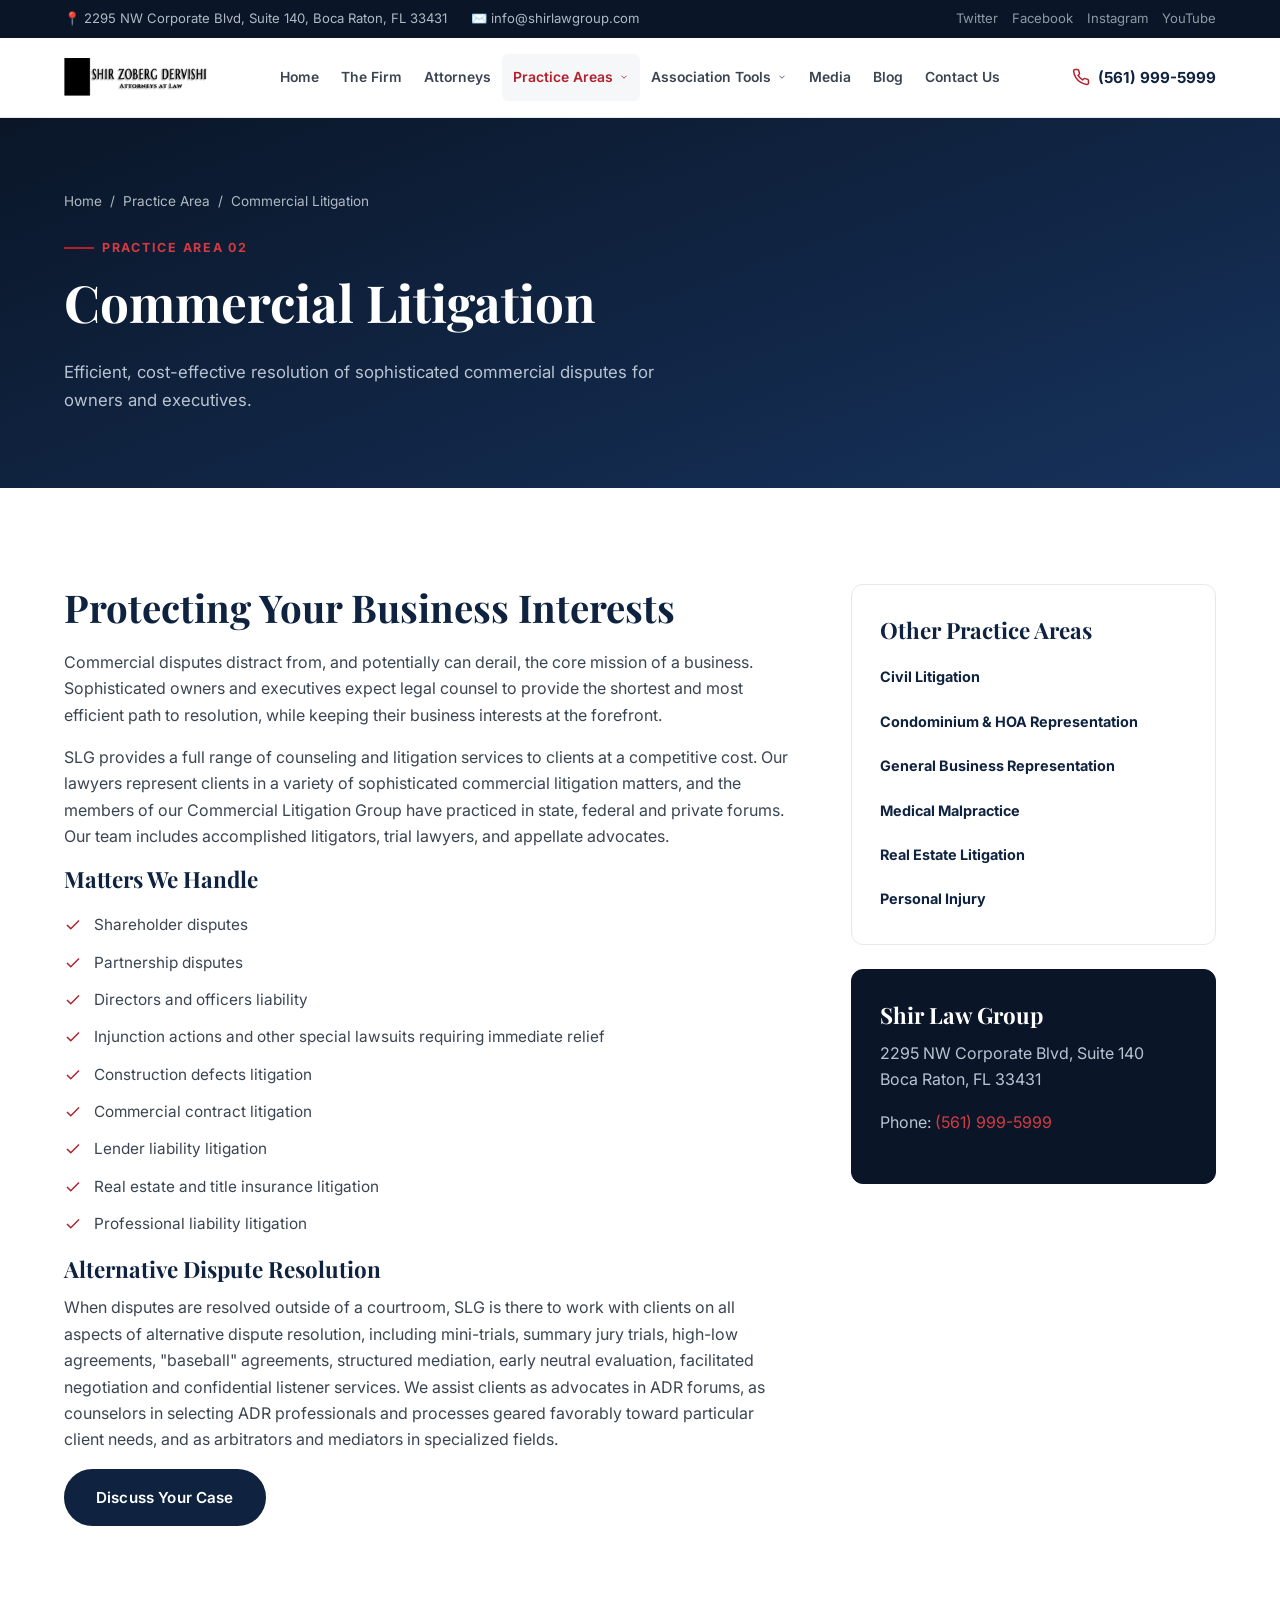
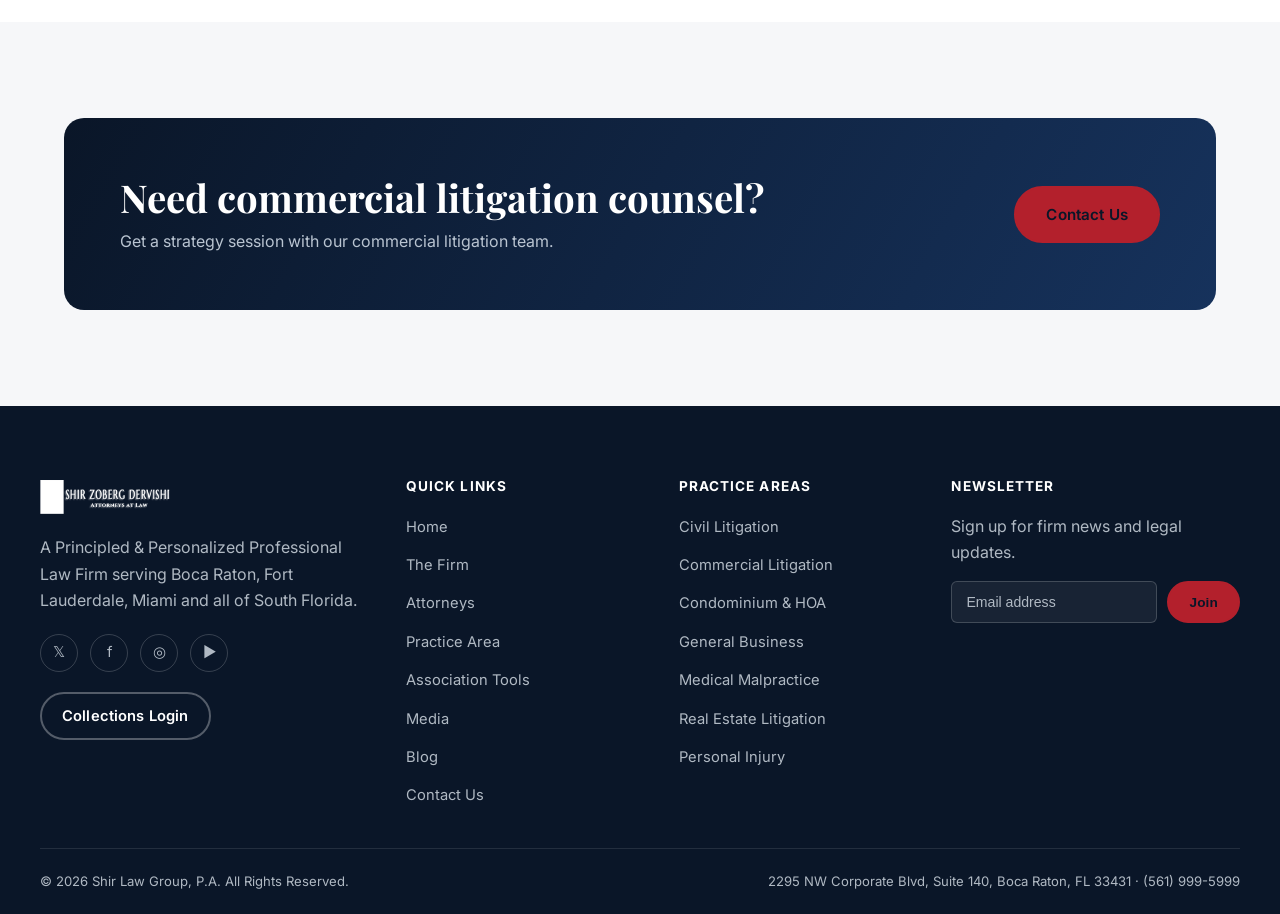
<file: commercial-litigation.html>
<!doctype html>
<html lang="en">
<head>
<meta charset="UTF-8" />
<meta name="viewport" content="width=device-width, initial-scale=1.0" />
<title>Commercial Litigation | Shir Law Group</title>
<meta name="description" content="SLG provides a full range of counseling and litigation services for shareholder disputes, partnership disputes, construction defects, commercial contract litigation and alternative dispute resolution." />
<link rel="preconnect" href="https://fonts.googleapis.com">
<link rel="preconnect" href="https://fonts.gstatic.com" crossorigin>
<link href="https://fonts.googleapis.com/css2?family=Playfair+Display:wght@600;700;800&family=Inter:wght@400;500;600;700;800&display=swap" rel="stylesheet">
<link rel="stylesheet" href="css/styles.css?v=6" />
<link rel="icon" type="image/x-icon" href="favicon.ico">
<link rel="icon" type="image/png" sizes="32x32" href="favicon-32x32.png">
<link rel="icon" type="image/png" sizes="16x16" href="favicon-16x16.png">
<link rel="apple-touch-icon" sizes="180x180" href="apple-touch-icon.png">
</head>
<body>

<div class="topbar">
  <div class="container">
    <div class="topbar-contact">
      <span>📍 2295 NW Corporate Blvd, Suite 140, Boca Raton, FL 33431</span>
      <span>✉️ info@shirlawgroup.com</span>
    </div>
    <div class="topbar-social">
      <a href="https://twitter.com/shirlawgroup" target="_blank" rel="noopener">Twitter</a>
      <a href="https://www.facebook.com/shirlawgroup" target="_blank" rel="noopener">Facebook</a>
      <a href="https://www.instagram.com/shirlawgroup" target="_blank" rel="noopener">Instagram</a>
      <a href="https://www.youtube.com/channel/UC4AxBB0t0kmj9nC0djLXQow" target="_blank" rel="noopener">YouTube</a>
    </div>
  </div>
</div>

<header class="site-header">
  <div class="nav-wrap container">
    <a href="index.html" class="brand">
      <img src="images/logo/slg_logo-2.png" alt="Shir Law Group" class="brand-logo">
    </a>
    <nav class="main-nav" id="mainNav">
      <ul>
        <li><a class="nav-link" href="index.html">Home</a></li>
        <li><a class="nav-link" href="the-firm.html">The Firm</a></li>
        <li><a class="nav-link" href="attorneys.html">Attorneys</a></li>
        <li class="has-dropdown active">
          <a class="nav-link" href="practice-areas.html">Practice Areas
            <svg class="chevron" viewBox="0 0 24 24" fill="none" stroke="currentColor" stroke-width="2"><path d="M6 9l6 6 6-6"/></svg>
          </a>
          <div class="dropdown">
            <a href="civil-litigation.html"><span class="dot"></span>Civil Litigation</a>
            <a href="commercial-litigation.html"><span class="dot"></span>Commercial Litigation</a>
            <a href="community-association.html"><span class="dot"></span>Condominium &amp; HOA Representation</a>
            <a href="general-business.html"><span class="dot"></span>General Business Representation</a>
            <a href="medical-malpractice.html"><span class="dot"></span>Medical Malpractice</a>
            <a href="real-estate-litigation.html"><span class="dot"></span>Real Estate Litigation</a>
            <a href="personal-injury.html"><span class="dot"></span>Personal Injury</a>
          </div>
        </li>
        <li class="has-dropdown">
          <a class="nav-link" href="legislative-updates.html">Association Tools
            <svg class="chevron" viewBox="0 0 24 24" fill="none" stroke="currentColor" stroke-width="2"><path d="M6 9l6 6 6-6"/></svg>
          </a>
          <div class="dropdown">
            <a href="legislative-updates.html"><span class="dot"></span>2018 Legislation Updates</a>
            <a href="https://www.leg.state.fl.us/Statutes/index.cfm?App_mode=Display_Statute&amp;URL=0700-0799/0718/0718.html" target="_blank" rel="noopener"><span class="dot"></span>Condo Statute</a>
            <a href="https://www.myfloridalicense.com/DBPR/condominiums-timeshares-mobile-homes/" target="_blank" rel="noopener"><span class="dot"></span>Condo DBPR</a>
            <a href="https://flrules.org/gateway/division.asp?DivID=248" target="_blank" rel="noopener"><span class="dot"></span>Condo Administrative Rules</a>
            <a href="https://www.leg.state.fl.us/Statutes/index.cfm?App_mode=Display_Statute&amp;URL=0700-0799/0720/0720.html" target="_blank" rel="noopener"><span class="dot"></span>Homeowners Association Statutes</a>
          </div>
        </li>
        <li><a class="nav-link" href="media.html">Media</a></li>
        <li><a class="nav-link" href="blog.html">Blog</a></li>
        <li><a class="nav-link" href="contact.html">Contact Us</a></li>
      </ul>
    </nav>
    <div class="nav-cta">
      <a class="nav-phone" href="tel:5619995999">
        <svg width="18" height="18" viewBox="0 0 24 24" fill="none" stroke="currentColor" stroke-width="2"><path d="M22 16.92v3a2 2 0 0 1-2.18 2 19.79 19.79 0 0 1-8.63-3.07 19.5 19.5 0 0 1-6-6 19.79 19.79 0 0 1-3.07-8.67A2 2 0 0 1 4.11 2h3a2 2 0 0 1 2 1.72c.127.96.361 1.903.7 2.81a2 2 0 0 1-.45 2.11L8.09 9.91a16 16 0 0 0 6 6l1.27-1.27a2 2 0 0 1 2.11-.45c.907.339 1.85.573 2.81.7A2 2 0 0 1 22 16.92z"/></svg>
        <span>(561) 999-5999</span>
      </a>
      <button class="nav-toggle" id="navToggle" aria-label="Toggle menu" aria-expanded="false"><span></span></button>
    </div>
  </div>
</header>
<div class="nav-overlay" id="navOverlay"></div>

<main>
  <section class="page-hero">
    <div class="container">
      <div class="breadcrumbs"><a href="index.html">Home</a> / <a href="practice-areas.html">Practice Area</a> / <span>Commercial Litigation</span></div>
      <div class="eyebrow">Practice Area 02</div>
      <h1>Commercial Litigation</h1>
      <p>Efficient, cost-effective resolution of sophisticated commercial disputes for owners and executives.</p>
    </div>
  </section>

  <section class="section">
    <div class="container">
      <div class="grid" style="grid-template-columns: 2fr 1fr; gap:56px; align-items:start;">
        <div class="reveal">
          <h2>Protecting Your Business Interests</h2>
          <p>Commercial disputes distract from, and potentially can derail, the core mission of a business. Sophisticated owners and executives expect legal counsel to provide the shortest and most efficient path to resolution, while keeping their business interests at the forefront.</p>
          <p>SLG provides a full range of counseling and litigation services to clients at a competitive cost. Our lawyers represent clients in a variety of sophisticated commercial litigation matters, and the members of our Commercial Litigation Group have practiced in state, federal and private forums. Our team includes accomplished litigators, trial lawyers, and appellate advocates.</p>
          <h3>Matters We Handle</h3>
          <ul class="check-list">
            <li><svg width="18" height="18" viewBox="0 0 24 24" fill="none" stroke="currentColor" stroke-width="2"><path d="M20 6L9 17l-5-5"/></svg> Shareholder disputes</li>
            <li><svg width="18" height="18" viewBox="0 0 24 24" fill="none" stroke="currentColor" stroke-width="2"><path d="M20 6L9 17l-5-5"/></svg> Partnership disputes</li>
            <li><svg width="18" height="18" viewBox="0 0 24 24" fill="none" stroke="currentColor" stroke-width="2"><path d="M20 6L9 17l-5-5"/></svg> Directors and officers liability</li>
            <li><svg width="18" height="18" viewBox="0 0 24 24" fill="none" stroke="currentColor" stroke-width="2"><path d="M20 6L9 17l-5-5"/></svg> Injunction actions and other special lawsuits requiring immediate relief</li>
            <li><svg width="18" height="18" viewBox="0 0 24 24" fill="none" stroke="currentColor" stroke-width="2"><path d="M20 6L9 17l-5-5"/></svg> Construction defects litigation</li>
            <li><svg width="18" height="18" viewBox="0 0 24 24" fill="none" stroke="currentColor" stroke-width="2"><path d="M20 6L9 17l-5-5"/></svg> Commercial contract litigation</li>
            <li><svg width="18" height="18" viewBox="0 0 24 24" fill="none" stroke="currentColor" stroke-width="2"><path d="M20 6L9 17l-5-5"/></svg> Lender liability litigation</li>
            <li><svg width="18" height="18" viewBox="0 0 24 24" fill="none" stroke="currentColor" stroke-width="2"><path d="M20 6L9 17l-5-5"/></svg> Real estate and title insurance litigation</li>
            <li><svg width="18" height="18" viewBox="0 0 24 24" fill="none" stroke="currentColor" stroke-width="2"><path d="M20 6L9 17l-5-5"/></svg> Professional liability litigation</li>
          </ul>
          <h3>Alternative Dispute Resolution</h3>
          <p>When disputes are resolved outside of a courtroom, SLG is there to work with clients on all aspects of alternative dispute resolution, including mini-trials, summary jury trials, high-low agreements, "baseball" agreements, structured mediation, early neutral evaluation, facilitated negotiation and confidential listener services. We assist clients as advocates in ADR forums, as counselors in selecting ADR professionals and processes geared favorably toward particular client needs, and as arbitrators and mediators in specialized fields.</p>
          <a href="contact.html" class="btn btn-navy">Discuss Your Case</a>
        </div>
        <aside class="reveal">
          <div class="card">
            <h3>Other Practice Areas</h3>
            <ul style="display:grid;gap:10px;margin-top:12px;">
              <li><a href="civil-litigation.html" class="card-link">Civil Litigation</a></li>
              <li><a href="community-association.html" class="card-link">Condominium &amp; HOA Representation</a></li>
              <li><a href="general-business.html" class="card-link">General Business Representation</a></li>
              <li><a href="medical-malpractice.html" class="card-link">Medical Malpractice</a></li>
              <li><a href="real-estate-litigation.html" class="card-link">Real Estate Litigation</a></li>
              <li><a href="personal-injury.html" class="card-link">Personal Injury</a></li>
            </ul>
          </div>
          <div class="card" style="margin-top:24px;background:var(--navy-950);border-color:var(--navy-950);color:#dfe6ee;">
            <h3 style="color:#fff;">Shir Law Group</h3>
            <p style="color:#b9c4d1;">2295 NW Corporate Blvd, Suite 140<br>Boca Raton, FL 33431</p>
            <p style="color:#b9c4d1;">Phone: <a href="tel:5619995999" style="color:var(--gold-400);">(561) 999-5999</a></p>
          </div>
        </aside>
      </div>
    </div>
  </section>

  <section class="section bg-soft">
    <div class="container">
      <div class="cta-band reveal">
        <div>
          <h2>Need commercial litigation counsel?</h2>
          <p>Get a strategy session with our commercial litigation team.</p>
        </div>
        <a href="contact.html" class="btn btn-gold">Contact Us</a>
      </div>
    </div>
  </section>
</main>

<footer class="site-footer">
  <div class="container footer-top">
    <div class="footer-col">
      <div class="footer-brand"><img src="images/logo/slg_logo-2.png" alt="Shir Law Group" class="brand-logo brand-logo-invert"></div>
      <p>A Principled &amp; Personalized Professional Law Firm serving Boca Raton, Fort Lauderdale, Miami and all of South Florida.</p>
      <div class="footer-social">
        <a href="https://twitter.com/shirlawgroup" target="_blank" rel="noopener">𝕏</a>
        <a href="https://www.facebook.com/shirlawgroup" target="_blank" rel="noopener">f</a>
        <a href="https://www.instagram.com/shirlawgroup" target="_blank" rel="noopener">◎</a>
        <a href="https://www.youtube.com/channel/UC4AxBB0t0kmj9nC0djLXQow" target="_blank" rel="noopener">▶</a>
      </div>
      <a href="#" class="btn btn-outline btn-sm" style="margin-top:20px;color:#fff;border-color:rgba(255,255,255,0.3);">Collections Login</a>
    </div>
    <div class="footer-col">
      <h4>Quick Links</h4>
      <ul>
        <li><a href="index.html">Home</a></li>
        <li><a href="the-firm.html">The Firm</a></li>
        <li><a href="attorneys.html">Attorneys</a></li>
        <li><a href="practice-areas.html">Practice Area</a></li>
        <li><a href="legislative-updates.html">Association Tools</a></li>
        <li><a href="media.html">Media</a></li>
        <li><a href="blog.html">Blog</a></li>
        <li><a href="contact.html">Contact Us</a></li>
      </ul>
    </div>
    <div class="footer-col">
      <h4>Practice Areas</h4>
      <ul>
        <li><a href="civil-litigation.html">Civil Litigation</a></li>
        <li><a href="commercial-litigation.html">Commercial Litigation</a></li>
        <li><a href="community-association.html">Condominium &amp; HOA</a></li>
        <li><a href="general-business.html">General Business</a></li>
        <li><a href="medical-malpractice.html">Medical Malpractice</a></li>
        <li><a href="real-estate-litigation.html">Real Estate Litigation</a></li>
        <li><a href="personal-injury.html">Personal Injury</a></li>
      </ul>
    </div>
    <div class="footer-col">
      <h4>Newsletter</h4>
      <p>Sign up for firm news and legal updates.</p>
      <form class="newsletter-form" data-demo-form>
        <input type="email" placeholder="Email address" required />
        <button class="btn btn-gold btn-sm" type="submit">Join</button>
      </form>
      <div class="form-success" style="margin-top:12px;">Thanks for subscribing!</div>
    </div>
  </div>
  <div class="container footer-bottom">
    <span>&copy; 2026 Shir Law Group, P.A. All Rights Reserved.</span>
    <span>2295 NW Corporate Blvd, Suite 140, Boca Raton, FL 33431 &middot; (561) 999-5999</span>
  </div>
</footer>

<script src="js/main.js?v=6"></script>
</body>
</html>
</file>
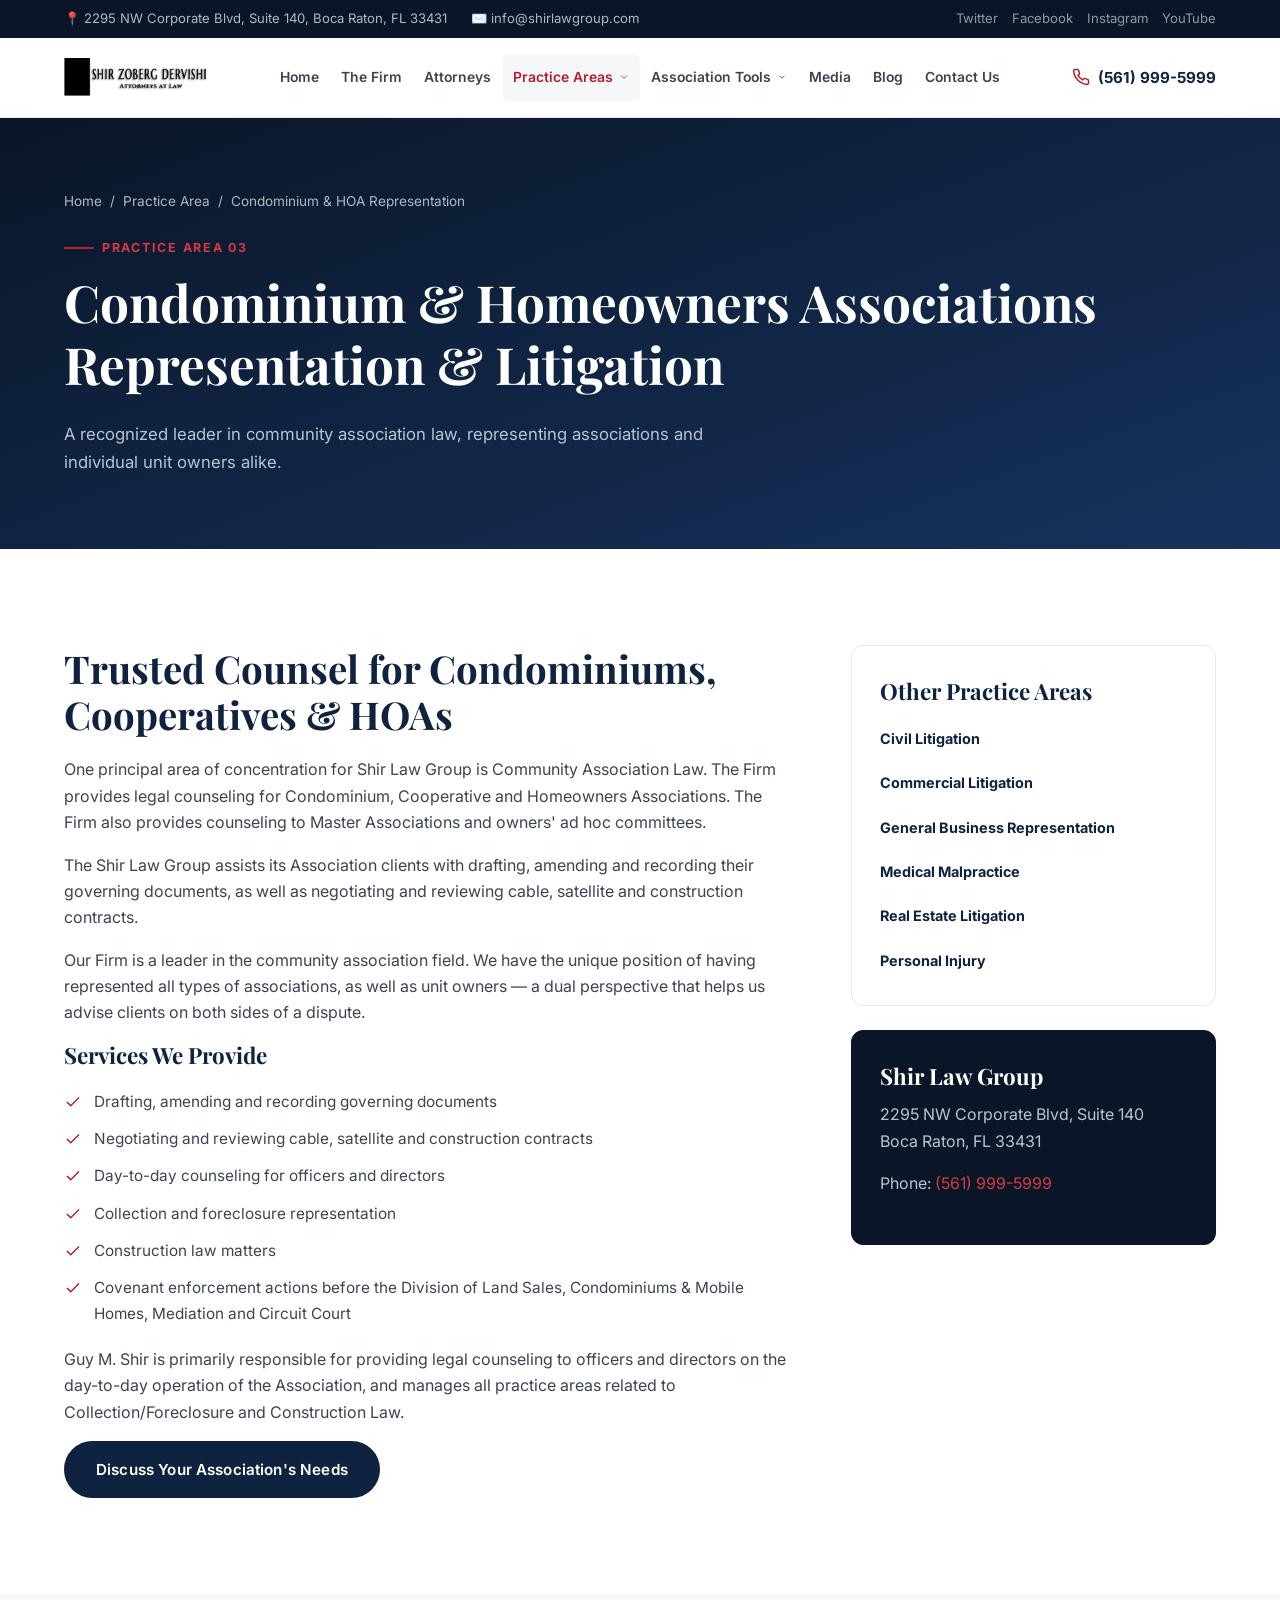
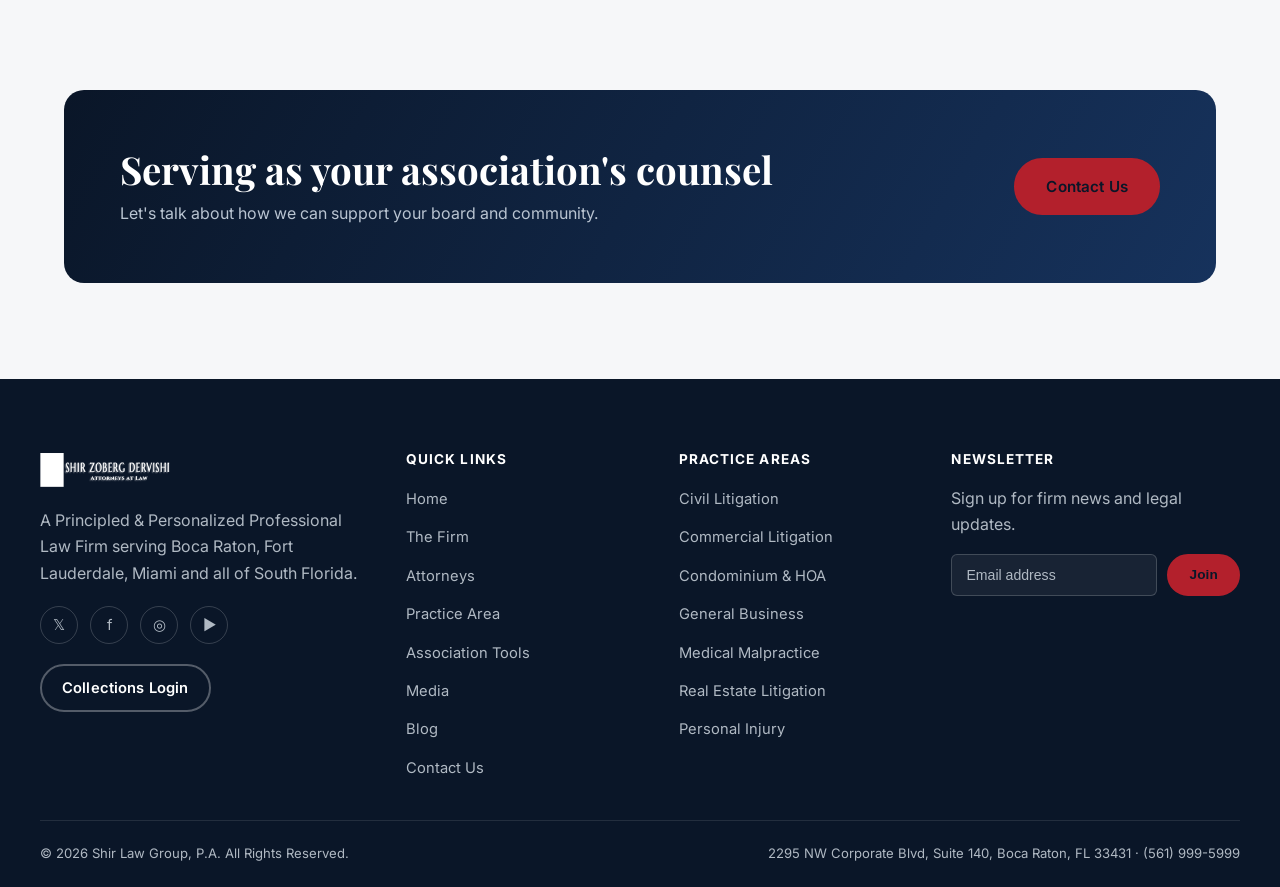
<file: community-association.html>
<!doctype html>
<html lang="en">
<head>
<meta charset="UTF-8" />
<meta name="viewport" content="width=device-width, initial-scale=1.0" />
<title>Condominium & Homeowners Associations Representation & Litigation | Shir Law Group</title>
<meta name="description" content="Shir Law Group provides legal counseling for Condominium, Cooperative and Homeowners Associations, including governing documents, contracts, and covenant enforcement litigation." />
<link rel="preconnect" href="https://fonts.googleapis.com">
<link rel="preconnect" href="https://fonts.gstatic.com" crossorigin>
<link href="https://fonts.googleapis.com/css2?family=Playfair+Display:wght@600;700;800&family=Inter:wght@400;500;600;700;800&display=swap" rel="stylesheet">
<link rel="stylesheet" href="css/styles.css?v=6" />
<link rel="icon" type="image/x-icon" href="favicon.ico">
<link rel="icon" type="image/png" sizes="32x32" href="favicon-32x32.png">
<link rel="icon" type="image/png" sizes="16x16" href="favicon-16x16.png">
<link rel="apple-touch-icon" sizes="180x180" href="apple-touch-icon.png">
</head>
<body>

<div class="topbar">
  <div class="container">
    <div class="topbar-contact">
      <span>📍 2295 NW Corporate Blvd, Suite 140, Boca Raton, FL 33431</span>
      <span>✉️ info@shirlawgroup.com</span>
    </div>
    <div class="topbar-social">
      <a href="https://twitter.com/shirlawgroup" target="_blank" rel="noopener">Twitter</a>
      <a href="https://www.facebook.com/shirlawgroup" target="_blank" rel="noopener">Facebook</a>
      <a href="https://www.instagram.com/shirlawgroup" target="_blank" rel="noopener">Instagram</a>
      <a href="https://www.youtube.com/channel/UC4AxBB0t0kmj9nC0djLXQow" target="_blank" rel="noopener">YouTube</a>
    </div>
  </div>
</div>

<header class="site-header">
  <div class="nav-wrap container">
    <a href="index.html" class="brand">
      <img src="images/logo/slg_logo-2.png" alt="Shir Law Group" class="brand-logo">
    </a>
    <nav class="main-nav" id="mainNav">
      <ul>
        <li><a class="nav-link" href="index.html">Home</a></li>
        <li><a class="nav-link" href="the-firm.html">The Firm</a></li>
        <li><a class="nav-link" href="attorneys.html">Attorneys</a></li>
        <li class="has-dropdown active">
          <a class="nav-link" href="practice-areas.html">Practice Areas
            <svg class="chevron" viewBox="0 0 24 24" fill="none" stroke="currentColor" stroke-width="2"><path d="M6 9l6 6 6-6"/></svg>
          </a>
          <div class="dropdown">
            <a href="civil-litigation.html"><span class="dot"></span>Civil Litigation</a>
            <a href="commercial-litigation.html"><span class="dot"></span>Commercial Litigation</a>
            <a href="community-association.html"><span class="dot"></span>Condominium &amp; HOA Representation</a>
            <a href="general-business.html"><span class="dot"></span>General Business Representation</a>
            <a href="medical-malpractice.html"><span class="dot"></span>Medical Malpractice</a>
            <a href="real-estate-litigation.html"><span class="dot"></span>Real Estate Litigation</a>
            <a href="personal-injury.html"><span class="dot"></span>Personal Injury</a>
          </div>
        </li>
        <li class="has-dropdown">
          <a class="nav-link" href="legislative-updates.html">Association Tools
            <svg class="chevron" viewBox="0 0 24 24" fill="none" stroke="currentColor" stroke-width="2"><path d="M6 9l6 6 6-6"/></svg>
          </a>
          <div class="dropdown">
            <a href="legislative-updates.html"><span class="dot"></span>2018 Legislation Updates</a>
            <a href="https://www.leg.state.fl.us/Statutes/index.cfm?App_mode=Display_Statute&amp;URL=0700-0799/0718/0718.html" target="_blank" rel="noopener"><span class="dot"></span>Condo Statute</a>
            <a href="https://www.myfloridalicense.com/DBPR/condominiums-timeshares-mobile-homes/" target="_blank" rel="noopener"><span class="dot"></span>Condo DBPR</a>
            <a href="https://flrules.org/gateway/division.asp?DivID=248" target="_blank" rel="noopener"><span class="dot"></span>Condo Administrative Rules</a>
            <a href="https://www.leg.state.fl.us/Statutes/index.cfm?App_mode=Display_Statute&amp;URL=0700-0799/0720/0720.html" target="_blank" rel="noopener"><span class="dot"></span>Homeowners Association Statutes</a>
          </div>
        </li>
        <li><a class="nav-link" href="media.html">Media</a></li>
        <li><a class="nav-link" href="blog.html">Blog</a></li>
        <li><a class="nav-link" href="contact.html">Contact Us</a></li>
      </ul>
    </nav>
    <div class="nav-cta">
      <a class="nav-phone" href="tel:5619995999">
        <svg width="18" height="18" viewBox="0 0 24 24" fill="none" stroke="currentColor" stroke-width="2"><path d="M22 16.92v3a2 2 0 0 1-2.18 2 19.79 19.79 0 0 1-8.63-3.07 19.5 19.5 0 0 1-6-6 19.79 19.79 0 0 1-3.07-8.67A2 2 0 0 1 4.11 2h3a2 2 0 0 1 2 1.72c.127.96.361 1.903.7 2.81a2 2 0 0 1-.45 2.11L8.09 9.91a16 16 0 0 0 6 6l1.27-1.27a2 2 0 0 1 2.11-.45c.907.339 1.85.573 2.81.7A2 2 0 0 1 22 16.92z"/></svg>
        <span>(561) 999-5999</span>
      </a>
      <button class="nav-toggle" id="navToggle" aria-label="Toggle menu" aria-expanded="false"><span></span></button>
    </div>
  </div>
</header>
<div class="nav-overlay" id="navOverlay"></div>

<main>
  <section class="page-hero">
    <div class="container">
      <div class="breadcrumbs"><a href="index.html">Home</a> / <a href="practice-areas.html">Practice Area</a> / <span>Condominium &amp; HOA Representation</span></div>
      <div class="eyebrow">Practice Area 03</div>
      <h1>Condominium &amp; Homeowners Associations Representation &amp; Litigation</h1>
      <p>A recognized leader in community association law, representing associations and individual unit owners alike.</p>
    </div>
  </section>

  <section class="section">
    <div class="container">
      <div class="grid" style="grid-template-columns: 2fr 1fr; gap:56px; align-items:start;">
        <div class="reveal">
          <h2>Trusted Counsel for Condominiums, Cooperatives &amp; HOAs</h2>
          <p>One principal area of concentration for Shir Law Group is Community Association Law. The Firm provides legal counseling for Condominium, Cooperative and Homeowners Associations. The Firm also provides counseling to Master Associations and owners' ad hoc committees.</p>
          <p>The Shir Law Group assists its Association clients with drafting, amending and recording their governing documents, as well as negotiating and reviewing cable, satellite and construction contracts.</p>
          <p>Our Firm is a leader in the community association field. We have the unique position of having represented all types of associations, as well as unit owners — a dual perspective that helps us advise clients on both sides of a dispute.</p>
          <h3>Services We Provide</h3>
          <ul class="check-list">
            <li><svg width="18" height="18" viewBox="0 0 24 24" fill="none" stroke="currentColor" stroke-width="2"><path d="M20 6L9 17l-5-5"/></svg> Drafting, amending and recording governing documents</li>
            <li><svg width="18" height="18" viewBox="0 0 24 24" fill="none" stroke="currentColor" stroke-width="2"><path d="M20 6L9 17l-5-5"/></svg> Negotiating and reviewing cable, satellite and construction contracts</li>
            <li><svg width="18" height="18" viewBox="0 0 24 24" fill="none" stroke="currentColor" stroke-width="2"><path d="M20 6L9 17l-5-5"/></svg> Day-to-day counseling for officers and directors</li>
            <li><svg width="18" height="18" viewBox="0 0 24 24" fill="none" stroke="currentColor" stroke-width="2"><path d="M20 6L9 17l-5-5"/></svg> Collection and foreclosure representation</li>
            <li><svg width="18" height="18" viewBox="0 0 24 24" fill="none" stroke="currentColor" stroke-width="2"><path d="M20 6L9 17l-5-5"/></svg> Construction law matters</li>
            <li><svg width="18" height="18" viewBox="0 0 24 24" fill="none" stroke="currentColor" stroke-width="2"><path d="M20 6L9 17l-5-5"/></svg> Covenant enforcement actions before the Division of Land Sales, Condominiums &amp; Mobile Homes, Mediation and Circuit Court</li>
          </ul>
          <p>Guy M. Shir is primarily responsible for providing legal counseling to officers and directors on the day-to-day operation of the Association, and manages all practice areas related to Collection/Foreclosure and Construction Law.</p>
          <a href="contact.html" class="btn btn-navy">Discuss Your Association's Needs</a>
        </div>
        <aside class="reveal">
          <div class="card">
            <h3>Other Practice Areas</h3>
            <ul style="display:grid;gap:10px;margin-top:12px;">
              <li><a href="civil-litigation.html" class="card-link">Civil Litigation</a></li>
              <li><a href="commercial-litigation.html" class="card-link">Commercial Litigation</a></li>
              <li><a href="general-business.html" class="card-link">General Business Representation</a></li>
              <li><a href="medical-malpractice.html" class="card-link">Medical Malpractice</a></li>
              <li><a href="real-estate-litigation.html" class="card-link">Real Estate Litigation</a></li>
              <li><a href="personal-injury.html" class="card-link">Personal Injury</a></li>
            </ul>
          </div>
          <div class="card" style="margin-top:24px;background:var(--navy-950);border-color:var(--navy-950);color:#dfe6ee;">
            <h3 style="color:#fff;">Shir Law Group</h3>
            <p style="color:#b9c4d1;">2295 NW Corporate Blvd, Suite 140<br>Boca Raton, FL 33431</p>
            <p style="color:#b9c4d1;">Phone: <a href="tel:5619995999" style="color:var(--gold-400);">(561) 999-5999</a></p>
          </div>
        </aside>
      </div>
    </div>
  </section>

  <section class="section bg-soft">
    <div class="container">
      <div class="cta-band reveal">
        <div>
          <h2>Serving as your association's counsel</h2>
          <p>Let's talk about how we can support your board and community.</p>
        </div>
        <a href="contact.html" class="btn btn-gold">Contact Us</a>
      </div>
    </div>
  </section>
</main>

<footer class="site-footer">
  <div class="container footer-top">
    <div class="footer-col">
      <div class="footer-brand"><img src="images/logo/slg_logo-2.png" alt="Shir Law Group" class="brand-logo brand-logo-invert"></div>
      <p>A Principled &amp; Personalized Professional Law Firm serving Boca Raton, Fort Lauderdale, Miami and all of South Florida.</p>
      <div class="footer-social">
        <a href="https://twitter.com/shirlawgroup" target="_blank" rel="noopener">𝕏</a>
        <a href="https://www.facebook.com/shirlawgroup" target="_blank" rel="noopener">f</a>
        <a href="https://www.instagram.com/shirlawgroup" target="_blank" rel="noopener">◎</a>
        <a href="https://www.youtube.com/channel/UC4AxBB0t0kmj9nC0djLXQow" target="_blank" rel="noopener">▶</a>
      </div>
      <a href="#" class="btn btn-outline btn-sm" style="margin-top:20px;color:#fff;border-color:rgba(255,255,255,0.3);">Collections Login</a>
    </div>
    <div class="footer-col">
      <h4>Quick Links</h4>
      <ul>
        <li><a href="index.html">Home</a></li>
        <li><a href="the-firm.html">The Firm</a></li>
        <li><a href="attorneys.html">Attorneys</a></li>
        <li><a href="practice-areas.html">Practice Area</a></li>
        <li><a href="legislative-updates.html">Association Tools</a></li>
        <li><a href="media.html">Media</a></li>
        <li><a href="blog.html">Blog</a></li>
        <li><a href="contact.html">Contact Us</a></li>
      </ul>
    </div>
    <div class="footer-col">
      <h4>Practice Areas</h4>
      <ul>
        <li><a href="civil-litigation.html">Civil Litigation</a></li>
        <li><a href="commercial-litigation.html">Commercial Litigation</a></li>
        <li><a href="community-association.html">Condominium &amp; HOA</a></li>
        <li><a href="general-business.html">General Business</a></li>
        <li><a href="medical-malpractice.html">Medical Malpractice</a></li>
        <li><a href="real-estate-litigation.html">Real Estate Litigation</a></li>
        <li><a href="personal-injury.html">Personal Injury</a></li>
      </ul>
    </div>
    <div class="footer-col">
      <h4>Newsletter</h4>
      <p>Sign up for firm news and legal updates.</p>
      <form class="newsletter-form" data-demo-form>
        <input type="email" placeholder="Email address" required />
        <button class="btn btn-gold btn-sm" type="submit">Join</button>
      </form>
      <div class="form-success" style="margin-top:12px;">Thanks for subscribing!</div>
    </div>
  </div>
  <div class="container footer-bottom">
    <span>&copy; 2026 Shir Law Group, P.A. All Rights Reserved.</span>
    <span>2295 NW Corporate Blvd, Suite 140, Boca Raton, FL 33431 &middot; (561) 999-5999</span>
  </div>
</footer>

<script src="js/main.js?v=6"></script>
</body>
</html>
</file>
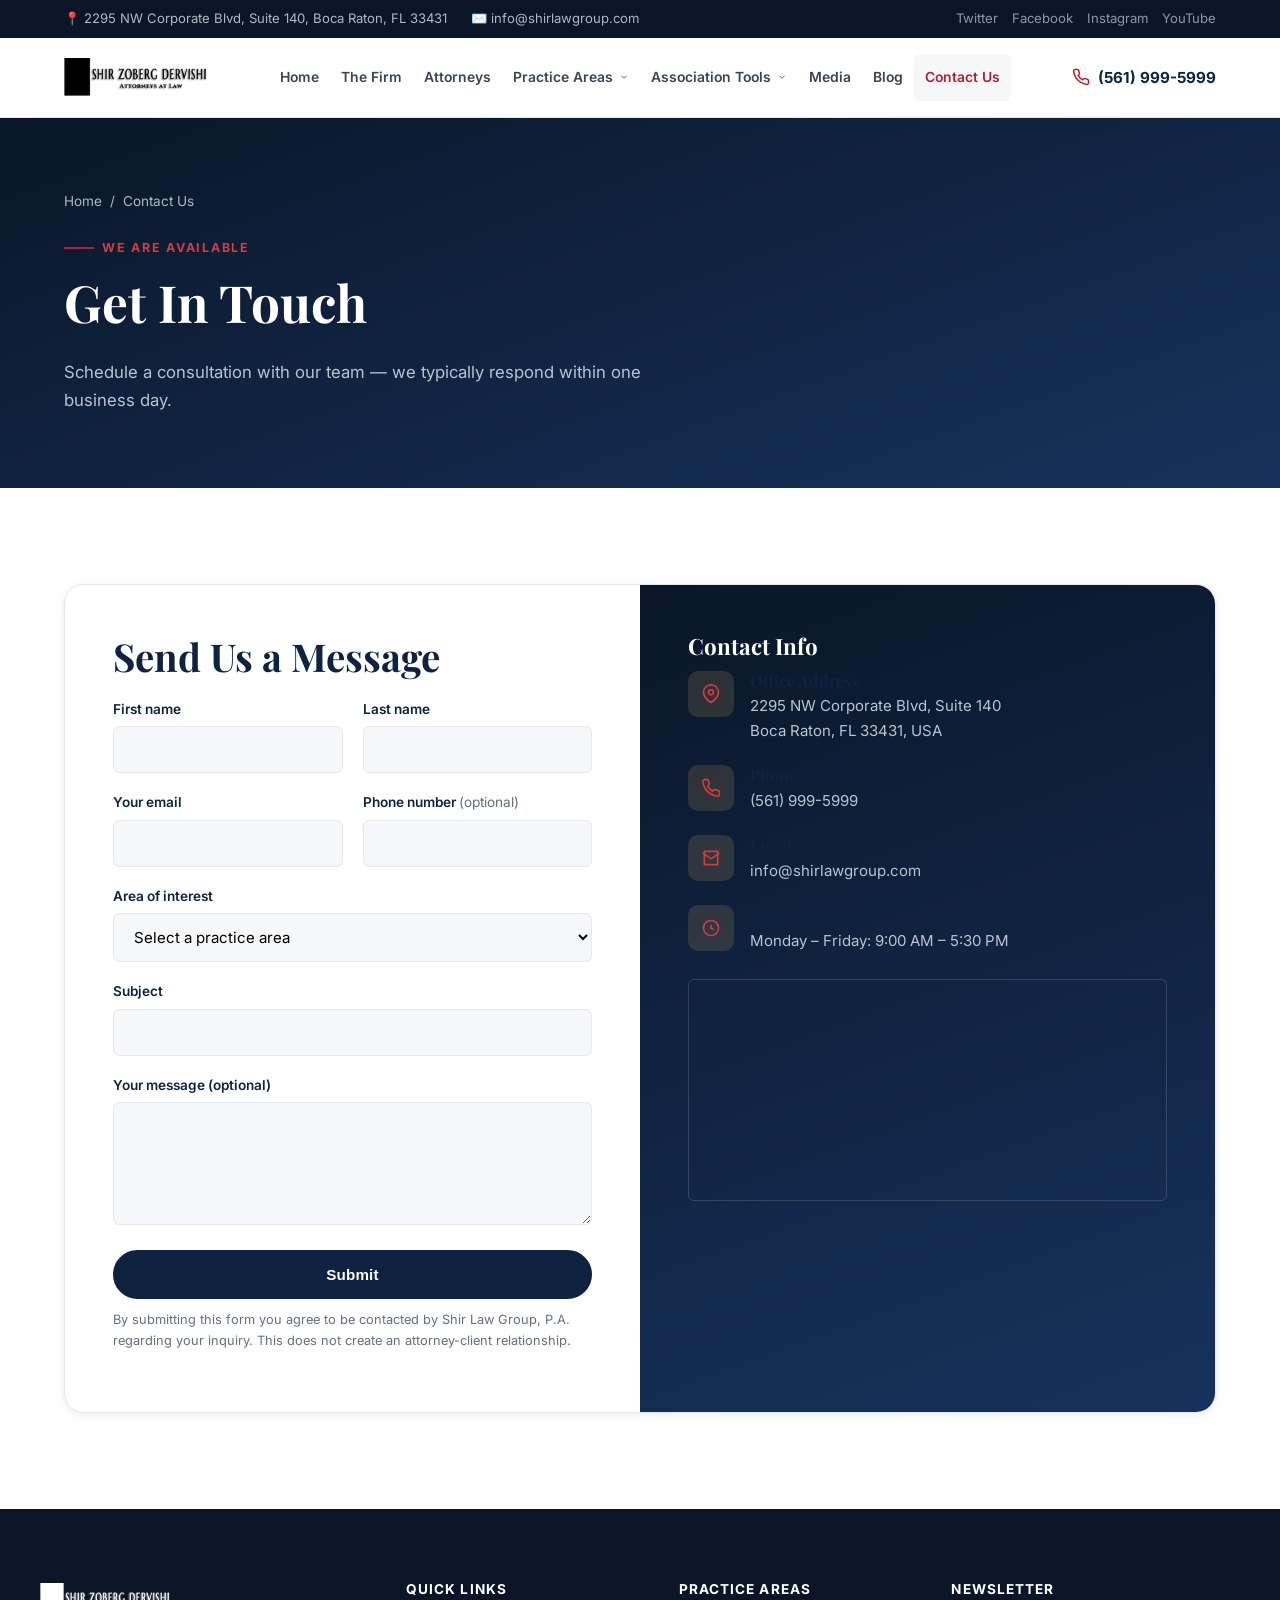
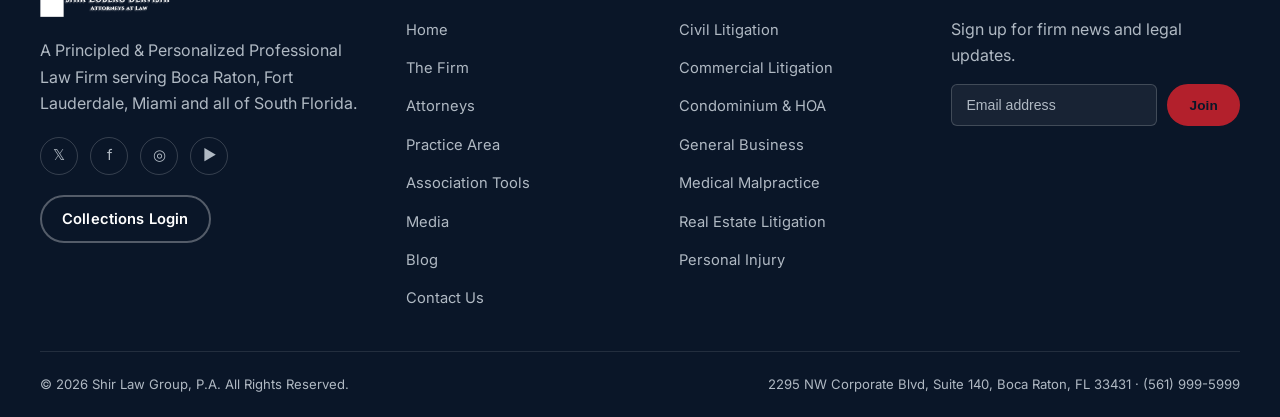
<file: contact.html>
<!doctype html>
<html lang="en">
<head>
<meta charset="UTF-8" />
<meta name="viewport" content="width=device-width, initial-scale=1.0" />
<title>Contact Us | Shir Law Group</title>
<meta name="description" content="Contact Shir Law Group, P.A. in Boca Raton, Florida. Call (561) 999-5999 or send a message to schedule a consultation." />
<link rel="preconnect" href="https://fonts.googleapis.com">
<link rel="preconnect" href="https://fonts.gstatic.com" crossorigin>
<link href="https://fonts.googleapis.com/css2?family=Playfair+Display:wght@600;700;800&family=Inter:wght@400;500;600;700;800&display=swap" rel="stylesheet">
<link rel="stylesheet" href="css/styles.css?v=6" />
<script src="https://www.google.com/recaptcha/api.js" async defer></script>
<link rel="icon" type="image/x-icon" href="favicon.ico">
<link rel="icon" type="image/png" sizes="32x32" href="favicon-32x32.png">
<link rel="icon" type="image/png" sizes="16x16" href="favicon-16x16.png">
<link rel="apple-touch-icon" sizes="180x180" href="apple-touch-icon.png">
</head>
<body>

<div class="topbar">
  <div class="container">
    <div class="topbar-contact">
      <span>📍 2295 NW Corporate Blvd, Suite 140, Boca Raton, FL 33431</span>
      <span>✉️ info@shirlawgroup.com</span>
    </div>
    <div class="topbar-social">
      <a href="https://twitter.com/shirlawgroup" target="_blank" rel="noopener">Twitter</a>
      <a href="https://www.facebook.com/shirlawgroup" target="_blank" rel="noopener">Facebook</a>
      <a href="https://www.instagram.com/shirlawgroup" target="_blank" rel="noopener">Instagram</a>
      <a href="https://www.youtube.com/channel/UC4AxBB0t0kmj9nC0djLXQow" target="_blank" rel="noopener">YouTube</a>
    </div>
  </div>
</div>

<header class="site-header">
  <div class="nav-wrap container">
    <a href="index.html" class="brand">
      <img src="images/logo/slg_logo-2.png" alt="Shir Law Group" class="brand-logo">
    </a>
    <nav class="main-nav" id="mainNav">
      <ul>
        <li><a class="nav-link" href="index.html">Home</a></li>
        <li><a class="nav-link" href="the-firm.html">The Firm</a></li>
        <li><a class="nav-link" href="attorneys.html">Attorneys</a></li>
        <li class="has-dropdown">
          <a class="nav-link" href="practice-areas.html">Practice Areas
            <svg class="chevron" viewBox="0 0 24 24" fill="none" stroke="currentColor" stroke-width="2"><path d="M6 9l6 6 6-6"/></svg>
          </a>
          <div class="dropdown">
            <a href="civil-litigation.html"><span class="dot"></span>Civil Litigation</a>
            <a href="commercial-litigation.html"><span class="dot"></span>Commercial Litigation</a>
            <a href="community-association.html"><span class="dot"></span>Condominium &amp; HOA Representation</a>
            <a href="general-business.html"><span class="dot"></span>General Business Representation</a>
            <a href="medical-malpractice.html"><span class="dot"></span>Medical Malpractice</a>
            <a href="real-estate-litigation.html"><span class="dot"></span>Real Estate Litigation</a>
            <a href="personal-injury.html"><span class="dot"></span>Personal Injury</a>
          </div>
        </li>
        <li class="has-dropdown">
          <a class="nav-link" href="legislative-updates.html">Association Tools
            <svg class="chevron" viewBox="0 0 24 24" fill="none" stroke="currentColor" stroke-width="2"><path d="M6 9l6 6 6-6"/></svg>
          </a>
          <div class="dropdown">
            <a href="legislative-updates.html"><span class="dot"></span>2018 Legislation Updates</a>
            <a href="https://www.leg.state.fl.us/Statutes/index.cfm?App_mode=Display_Statute&amp;URL=0700-0799/0718/0718.html" target="_blank" rel="noopener"><span class="dot"></span>Condo Statute</a>
            <a href="https://www.myfloridalicense.com/DBPR/condominiums-timeshares-mobile-homes/" target="_blank" rel="noopener"><span class="dot"></span>Condo DBPR</a>
            <a href="https://flrules.org/gateway/division.asp?DivID=248" target="_blank" rel="noopener"><span class="dot"></span>Condo Administrative Rules</a>
            <a href="https://www.leg.state.fl.us/Statutes/index.cfm?App_mode=Display_Statute&amp;URL=0700-0799/0720/0720.html" target="_blank" rel="noopener"><span class="dot"></span>Homeowners Association Statutes</a>
          </div>
        </li>
        <li><a class="nav-link" href="media.html">Media</a></li>
        <li><a class="nav-link" href="blog.html">Blog</a></li>
        <li class="active"><a class="nav-link" href="contact.html">Contact Us</a></li>
      </ul>
    </nav>
    <div class="nav-cta">
      <a class="nav-phone" href="tel:5619995999">
        <svg width="18" height="18" viewBox="0 0 24 24" fill="none" stroke="currentColor" stroke-width="2"><path d="M22 16.92v3a2 2 0 0 1-2.18 2 19.79 19.79 0 0 1-8.63-3.07 19.5 19.5 0 0 1-6-6 19.79 19.79 0 0 1-3.07-8.67A2 2 0 0 1 4.11 2h3a2 2 0 0 1 2 1.72c.127.96.361 1.903.7 2.81a2 2 0 0 1-.45 2.11L8.09 9.91a16 16 0 0 0 6 6l1.27-1.27a2 2 0 0 1 2.11-.45c.907.339 1.85.573 2.81.7A2 2 0 0 1 22 16.92z"/></svg>
        <span>(561) 999-5999</span>
      </a>
      <button class="nav-toggle" id="navToggle" aria-label="Toggle menu" aria-expanded="false"><span></span></button>
    </div>
  </div>
</header>
<div class="nav-overlay" id="navOverlay"></div>

<main>
  <section class="page-hero">
    <div class="container">
      <div class="breadcrumbs"><a href="index.html">Home</a> / <span>Contact Us</span></div>
      <div class="eyebrow">We Are Available</div>
      <h1>Get In Touch</h1>
      <p>Schedule a consultation with our team — we typically respond within one business day.</p>
    </div>
  </section>

  <section class="section">
    <div class="container">
      <div class="contact-shell reveal">
        <div class="panel">
          <h2 class="mt-0">Send Us a Message</h2>
          <div class="form-success">Thank you! Your message has been sent — we'll be in touch shortly.</div>
          <div class="form-error">Something went wrong sending your message. Please try again or call us directly.</div>
          <form id="contactForm" action="contact-handler.php" method="post">
            <div class="grid grid-2" style="gap:0 20px;">
              <div class="form-field">
                <label for="first_name">First name</label>
                <input id="first_name" name="first_name" type="text" required />
              </div>
              <div class="form-field">
                <label for="last_name">Last name</label>
                <input id="last_name" name="last_name" type="text" required />
              </div>
            </div>
            <div class="grid grid-2" style="gap:0 20px;">
              <div class="form-field">
                <label for="email">Your email</label>
                <input id="email" name="email" type="email" required />
              </div>
              <div class="form-field">
                <label for="phone">Phone number <span style="font-weight:400;color:var(--ink-500);">(optional)</span></label>
                <input id="phone" name="phone" type="tel" />
              </div>
            </div>
            <div class="form-field">
              <label for="practice_area">Area of interest</label>
              <select id="practice_area" name="practice_area" required>
                <option value="" disabled selected>Select a practice area</option>
                <option value="Civil Litigation">Civil Litigation</option>
                <option value="Commercial Litigation">Commercial Litigation</option>
                <option value="Condominium & Homeowners Association Representation & Litigation">Condominium &amp; Homeowners Association Representation &amp; Litigation</option>
                <option value="General Business Representation">General Business Representation</option>
                <option value="Medical Malpractice">Medical Malpractice</option>
                <option value="Real Estate Litigation">Real Estate Litigation</option>
                <option value="Personal Injury">Personal Injury</option>
                <option value="Other">Other</option>
              </select>
            </div>
            <div class="form-field">
              <label for="subject">Subject</label>
              <input id="subject" name="subject" type="text" required />
            </div>
            <div class="form-field">
              <label for="message">Your message (optional)</label>
              <textarea id="message" name="message" rows="5"></textarea>
            </div>
            <div class="form-field">
              <div class="g-recaptcha" data-sitekey="6LdzdMEtAAAAAA6wNr6Ff2fn3pshLwWBjpBj6UfR"></div>
            </div>
            <button type="submit" class="btn btn-navy btn-block">Submit</button>
            <p class="form-note">By submitting this form you agree to be contacted by Shir Law Group, P.A. regarding your inquiry. This does not create an attorney-client relationship.</p>
          </form>
        </div>
        <div class="panel panel-dark">
          <h3 class="mt-0">Contact Info</h3>
          <div class="info-list">
            <div class="info-item">
              <div class="ico"><svg width="20" height="20" viewBox="0 0 24 24" fill="none" stroke="currentColor" stroke-width="2"><path d="M21 10c0 7-9 12-9 12s-9-5-9-12a9 9 0 1 1 18 0z"/><circle cx="12" cy="10" r="3"/></svg></div>
              <div>
                <h4>Office Address</h4>
                <p>2295 NW Corporate Blvd, Suite 140<br>Boca Raton, FL 33431, USA</p>
              </div>
            </div>
            <div class="info-item">
              <div class="ico"><svg width="20" height="20" viewBox="0 0 24 24" fill="none" stroke="currentColor" stroke-width="2"><path d="M22 16.92v3a2 2 0 0 1-2.18 2 19.79 19.79 0 0 1-8.63-3.07 19.5 19.5 0 0 1-6-6 19.79 19.79 0 0 1-3.07-8.67A2 2 0 0 1 4.11 2h3a2 2 0 0 1 2 1.72c.127.96.361 1.903.7 2.81a2 2 0 0 1-.45 2.11L8.09 9.91a16 16 0 0 0 6 6l1.27-1.27a2 2 0 0 1 2.11-.45c.907.339 1.85.573 2.81.7A2 2 0 0 1 22 16.92z"/></svg></div>
              <div>
                <h4>Phone</h4>
                <p><a href="tel:5619995999">(561) 999-5999</a></p>
              </div>
            </div>
            <div class="info-item">
              <div class="ico"><svg width="20" height="20" viewBox="0 0 24 24" fill="none" stroke="currentColor" stroke-width="2"><path d="M4 4h16v16H4z"/><path d="M22 6l-10 7L2 6"/></svg></div>
              <div>
                <h4>Email</h4>
                <p><a href="mailto:info@shirlawgroup.com">info@shirlawgroup.com</a></p>
              </div>
            </div>
            <div class="info-item">
              <div class="ico"><svg width="20" height="20" viewBox="0 0 24 24" fill="none" stroke="currentColor" stroke-width="2"><circle cx="12" cy="12" r="9"/><path d="M12 8v4l3 2"/></svg></div>
              <div>
                <h4>Office Hours</h4>
                <p>Monday &ndash; Friday: 9:00 AM &ndash; 5:30 PM</p>
              </div>
            </div>
          </div>
          <div class="map-embed">
            <iframe title="Shir Law Group Office Map" loading="lazy" src="https://www.google.com/maps?q=2295+NW+Corporate+Blvd+Suite+140+Boca+Raton+FL+33431&output=embed"></iframe>
          </div>
        </div>
      </div>
    </div>
  </section>
</main>

<footer class="site-footer">
  <div class="container footer-top">
    <div class="footer-col">
      <div class="footer-brand"><img src="images/logo/slg_logo-2.png" alt="Shir Law Group" class="brand-logo brand-logo-invert"></div>
      <p>A Principled &amp; Personalized Professional Law Firm serving Boca Raton, Fort Lauderdale, Miami and all of South Florida.</p>
      <div class="footer-social">
        <a href="https://twitter.com/shirlawgroup" target="_blank" rel="noopener">𝕏</a>
        <a href="https://www.facebook.com/shirlawgroup" target="_blank" rel="noopener">f</a>
        <a href="https://www.instagram.com/shirlawgroup" target="_blank" rel="noopener">◎</a>
        <a href="https://www.youtube.com/channel/UC4AxBB0t0kmj9nC0djLXQow" target="_blank" rel="noopener">▶</a>
      </div>
      <a href="#" class="btn btn-outline btn-sm" style="margin-top:20px;color:#fff;border-color:rgba(255,255,255,0.3);">Collections Login</a>
    </div>
    <div class="footer-col">
      <h4>Quick Links</h4>
      <ul>
        <li><a href="index.html">Home</a></li>
        <li><a href="the-firm.html">The Firm</a></li>
        <li><a href="attorneys.html">Attorneys</a></li>
        <li><a href="practice-areas.html">Practice Area</a></li>
        <li><a href="legislative-updates.html">Association Tools</a></li>
        <li><a href="media.html">Media</a></li>
        <li><a href="blog.html">Blog</a></li>
        <li><a href="contact.html">Contact Us</a></li>
      </ul>
    </div>
    <div class="footer-col">
      <h4>Practice Areas</h4>
      <ul>
        <li><a href="civil-litigation.html">Civil Litigation</a></li>
        <li><a href="commercial-litigation.html">Commercial Litigation</a></li>
        <li><a href="community-association.html">Condominium &amp; HOA</a></li>
        <li><a href="general-business.html">General Business</a></li>
        <li><a href="medical-malpractice.html">Medical Malpractice</a></li>
        <li><a href="real-estate-litigation.html">Real Estate Litigation</a></li>
        <li><a href="personal-injury.html">Personal Injury</a></li>
      </ul>
    </div>
    <div class="footer-col">
      <h4>Newsletter</h4>
      <p>Sign up for firm news and legal updates.</p>
      <form class="newsletter-form" data-demo-form>
        <input type="email" placeholder="Email address" required />
        <button class="btn btn-gold btn-sm" type="submit">Join</button>
      </form>
      <div class="form-success" style="margin-top:12px;">Thanks for subscribing!</div>
    </div>
  </div>
  <div class="container footer-bottom">
    <span>&copy; 2026 Shir Law Group, P.A. All Rights Reserved.</span>
    <span>2295 NW Corporate Blvd, Suite 140, Boca Raton, FL 33431 &middot; (561) 999-5999</span>
  </div>
</footer>

<script src="js/main.js?v=6"></script>
</body>
</html>
</file>
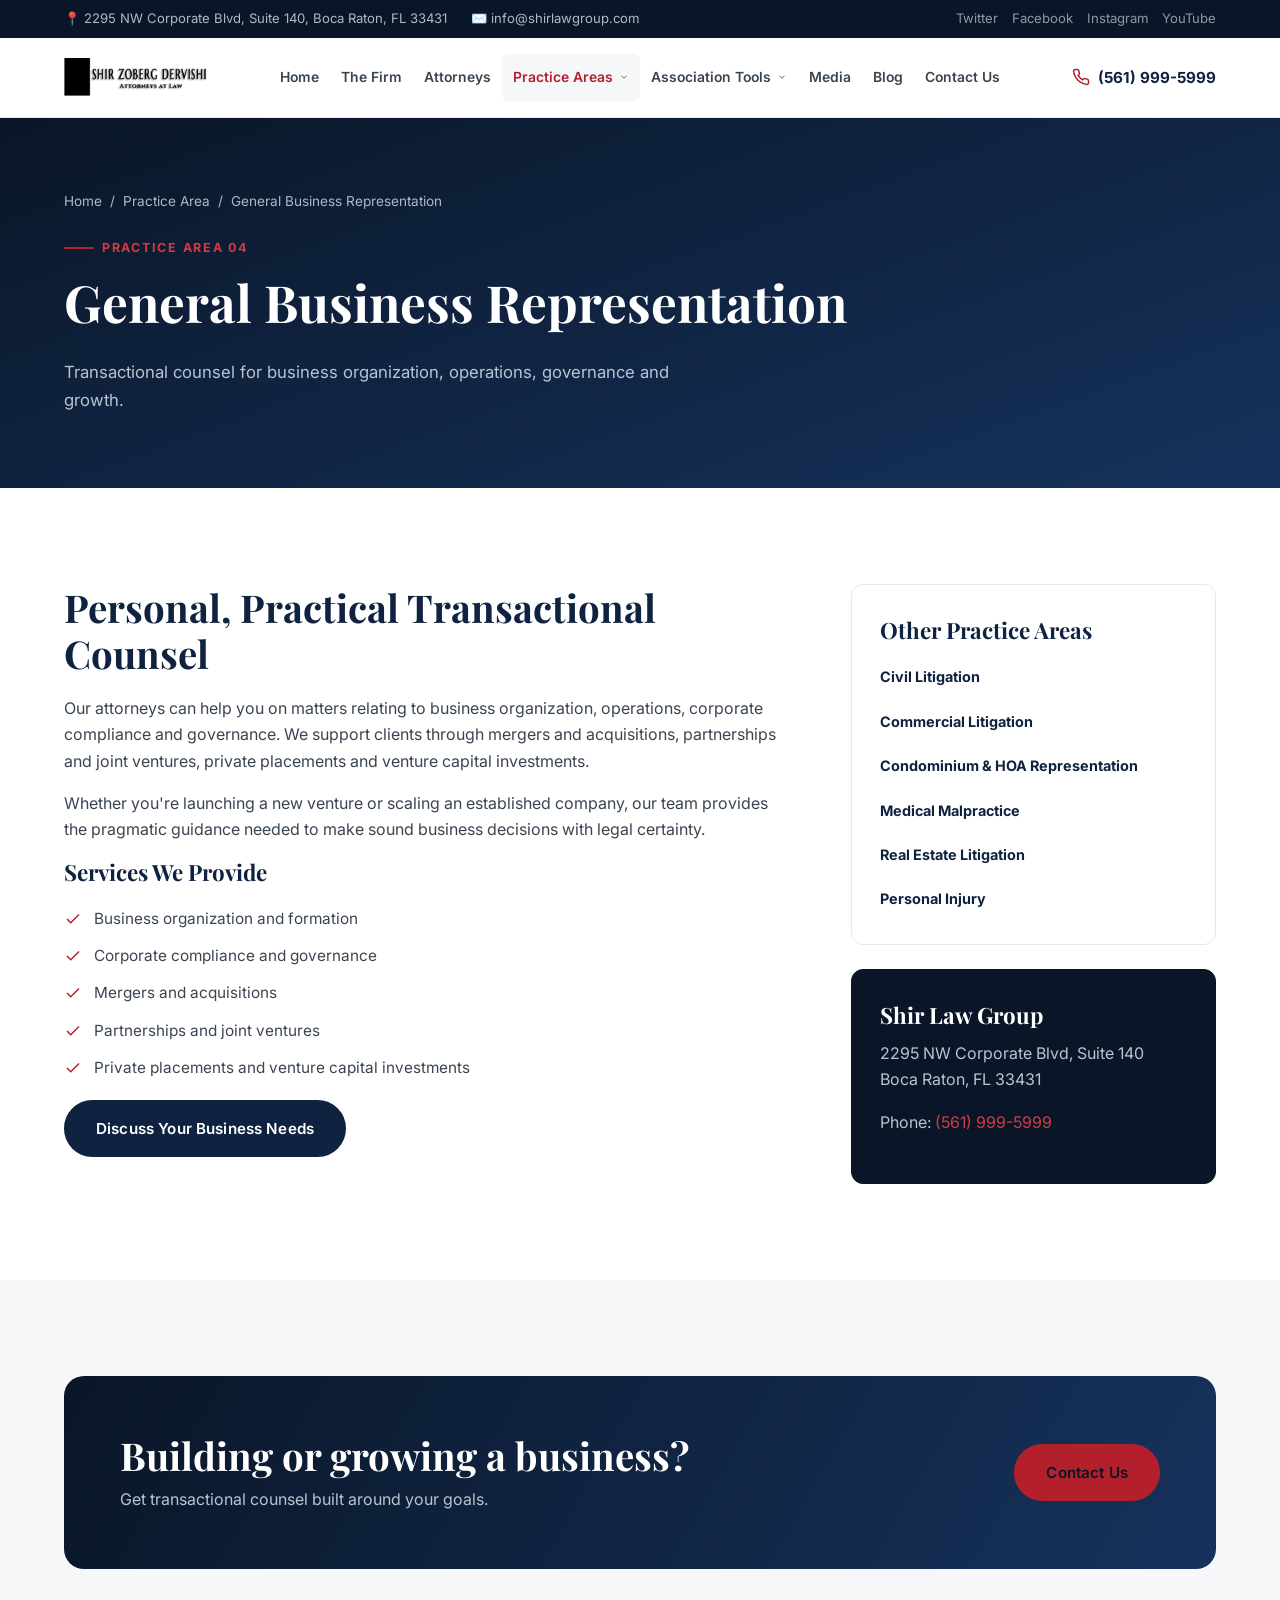
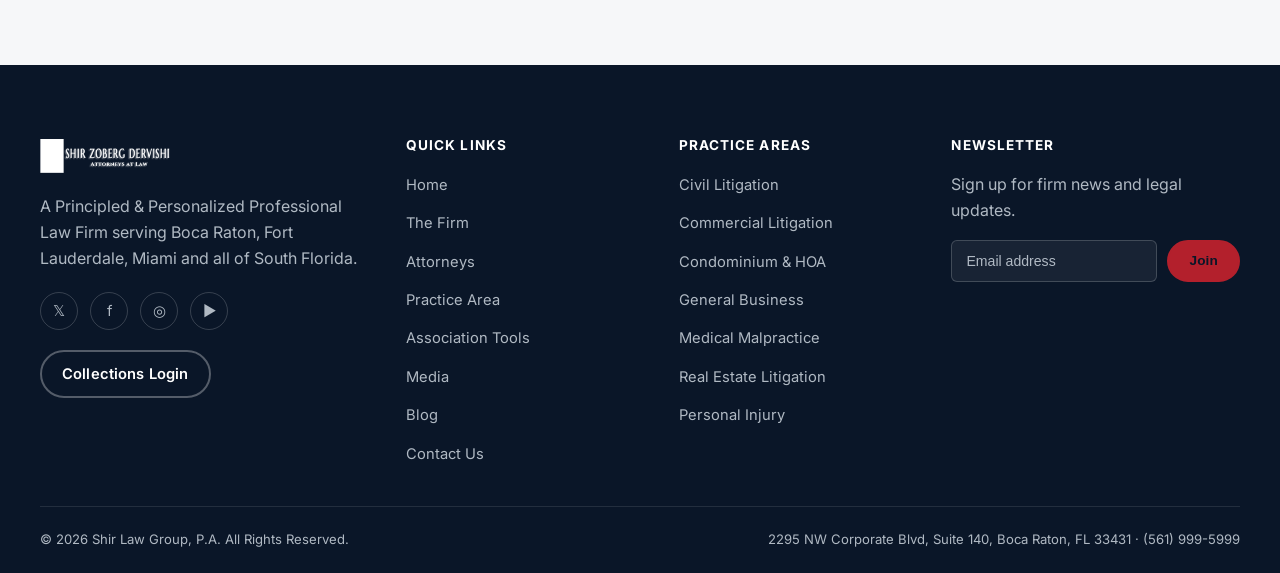
<file: general-business.html>
<!doctype html>
<html lang="en">
<head>
<meta charset="UTF-8" />
<meta name="viewport" content="width=device-width, initial-scale=1.0" />
<title>General Business Representation | Shir Law Group</title>
<meta name="description" content="Shir Law Group assists clients with business organization, operations, mergers and acquisitions, partnerships, joint ventures, private placements and venture capital investments." />
<link rel="preconnect" href="https://fonts.googleapis.com">
<link rel="preconnect" href="https://fonts.gstatic.com" crossorigin>
<link href="https://fonts.googleapis.com/css2?family=Playfair+Display:wght@600;700;800&family=Inter:wght@400;500;600;700;800&display=swap" rel="stylesheet">
<link rel="stylesheet" href="css/styles.css?v=6" />
<link rel="icon" type="image/x-icon" href="favicon.ico">
<link rel="icon" type="image/png" sizes="32x32" href="favicon-32x32.png">
<link rel="icon" type="image/png" sizes="16x16" href="favicon-16x16.png">
<link rel="apple-touch-icon" sizes="180x180" href="apple-touch-icon.png">
</head>
<body>

<div class="topbar">
  <div class="container">
    <div class="topbar-contact">
      <span>📍 2295 NW Corporate Blvd, Suite 140, Boca Raton, FL 33431</span>
      <span>✉️ info@shirlawgroup.com</span>
    </div>
    <div class="topbar-social">
      <a href="https://twitter.com/shirlawgroup" target="_blank" rel="noopener">Twitter</a>
      <a href="https://www.facebook.com/shirlawgroup" target="_blank" rel="noopener">Facebook</a>
      <a href="https://www.instagram.com/shirlawgroup" target="_blank" rel="noopener">Instagram</a>
      <a href="https://www.youtube.com/channel/UC4AxBB0t0kmj9nC0djLXQow" target="_blank" rel="noopener">YouTube</a>
    </div>
  </div>
</div>

<header class="site-header">
  <div class="nav-wrap container">
    <a href="index.html" class="brand">
      <img src="images/logo/slg_logo-2.png" alt="Shir Law Group" class="brand-logo">
    </a>
    <nav class="main-nav" id="mainNav">
      <ul>
        <li><a class="nav-link" href="index.html">Home</a></li>
        <li><a class="nav-link" href="the-firm.html">The Firm</a></li>
        <li><a class="nav-link" href="attorneys.html">Attorneys</a></li>
        <li class="has-dropdown active">
          <a class="nav-link" href="practice-areas.html">Practice Areas
            <svg class="chevron" viewBox="0 0 24 24" fill="none" stroke="currentColor" stroke-width="2"><path d="M6 9l6 6 6-6"/></svg>
          </a>
          <div class="dropdown">
            <a href="civil-litigation.html"><span class="dot"></span>Civil Litigation</a>
            <a href="commercial-litigation.html"><span class="dot"></span>Commercial Litigation</a>
            <a href="community-association.html"><span class="dot"></span>Condominium &amp; HOA Representation</a>
            <a href="general-business.html"><span class="dot"></span>General Business Representation</a>
            <a href="medical-malpractice.html"><span class="dot"></span>Medical Malpractice</a>
            <a href="real-estate-litigation.html"><span class="dot"></span>Real Estate Litigation</a>
            <a href="personal-injury.html"><span class="dot"></span>Personal Injury</a>
          </div>
        </li>
        <li class="has-dropdown">
          <a class="nav-link" href="legislative-updates.html">Association Tools
            <svg class="chevron" viewBox="0 0 24 24" fill="none" stroke="currentColor" stroke-width="2"><path d="M6 9l6 6 6-6"/></svg>
          </a>
          <div class="dropdown">
            <a href="legislative-updates.html"><span class="dot"></span>2018 Legislation Updates</a>
            <a href="https://www.leg.state.fl.us/Statutes/index.cfm?App_mode=Display_Statute&amp;URL=0700-0799/0718/0718.html" target="_blank" rel="noopener"><span class="dot"></span>Condo Statute</a>
            <a href="https://www.myfloridalicense.com/DBPR/condominiums-timeshares-mobile-homes/" target="_blank" rel="noopener"><span class="dot"></span>Condo DBPR</a>
            <a href="https://flrules.org/gateway/division.asp?DivID=248" target="_blank" rel="noopener"><span class="dot"></span>Condo Administrative Rules</a>
            <a href="https://www.leg.state.fl.us/Statutes/index.cfm?App_mode=Display_Statute&amp;URL=0700-0799/0720/0720.html" target="_blank" rel="noopener"><span class="dot"></span>Homeowners Association Statutes</a>
          </div>
        </li>
        <li><a class="nav-link" href="media.html">Media</a></li>
        <li><a class="nav-link" href="blog.html">Blog</a></li>
        <li><a class="nav-link" href="contact.html">Contact Us</a></li>
      </ul>
    </nav>
    <div class="nav-cta">
      <a class="nav-phone" href="tel:5619995999">
        <svg width="18" height="18" viewBox="0 0 24 24" fill="none" stroke="currentColor" stroke-width="2"><path d="M22 16.92v3a2 2 0 0 1-2.18 2 19.79 19.79 0 0 1-8.63-3.07 19.5 19.5 0 0 1-6-6 19.79 19.79 0 0 1-3.07-8.67A2 2 0 0 1 4.11 2h3a2 2 0 0 1 2 1.72c.127.96.361 1.903.7 2.81a2 2 0 0 1-.45 2.11L8.09 9.91a16 16 0 0 0 6 6l1.27-1.27a2 2 0 0 1 2.11-.45c.907.339 1.85.573 2.81.7A2 2 0 0 1 22 16.92z"/></svg>
        <span>(561) 999-5999</span>
      </a>
      <button class="nav-toggle" id="navToggle" aria-label="Toggle menu" aria-expanded="false"><span></span></button>
    </div>
  </div>
</header>
<div class="nav-overlay" id="navOverlay"></div>

<main>
  <section class="page-hero">
    <div class="container">
      <div class="breadcrumbs"><a href="index.html">Home</a> / <a href="practice-areas.html">Practice Area</a> / <span>General Business Representation</span></div>
      <div class="eyebrow">Practice Area 04</div>
      <h1>General Business Representation</h1>
      <p>Transactional counsel for business organization, operations, governance and growth.</p>
    </div>
  </section>

  <section class="section">
    <div class="container">
      <div class="grid" style="grid-template-columns: 2fr 1fr; gap:56px; align-items:start;">
        <div class="reveal">
          <h2>Personal, Practical Transactional Counsel</h2>
          <p>Our attorneys can help you on matters relating to business organization, operations, corporate compliance and governance. We support clients through mergers and acquisitions, partnerships and joint ventures, private placements and venture capital investments.</p>
          <p>Whether you're launching a new venture or scaling an established company, our team provides the pragmatic guidance needed to make sound business decisions with legal certainty.</p>
          <h3>Services We Provide</h3>
          <ul class="check-list">
            <li><svg width="18" height="18" viewBox="0 0 24 24" fill="none" stroke="currentColor" stroke-width="2"><path d="M20 6L9 17l-5-5"/></svg> Business organization and formation</li>
            <li><svg width="18" height="18" viewBox="0 0 24 24" fill="none" stroke="currentColor" stroke-width="2"><path d="M20 6L9 17l-5-5"/></svg> Corporate compliance and governance</li>
            <li><svg width="18" height="18" viewBox="0 0 24 24" fill="none" stroke="currentColor" stroke-width="2"><path d="M20 6L9 17l-5-5"/></svg> Mergers and acquisitions</li>
            <li><svg width="18" height="18" viewBox="0 0 24 24" fill="none" stroke="currentColor" stroke-width="2"><path d="M20 6L9 17l-5-5"/></svg> Partnerships and joint ventures</li>
            <li><svg width="18" height="18" viewBox="0 0 24 24" fill="none" stroke="currentColor" stroke-width="2"><path d="M20 6L9 17l-5-5"/></svg> Private placements and venture capital investments</li>
          </ul>
          <a href="contact.html" class="btn btn-navy">Discuss Your Business Needs</a>
        </div>
        <aside class="reveal">
          <div class="card">
            <h3>Other Practice Areas</h3>
            <ul style="display:grid;gap:10px;margin-top:12px;">
              <li><a href="civil-litigation.html" class="card-link">Civil Litigation</a></li>
              <li><a href="commercial-litigation.html" class="card-link">Commercial Litigation</a></li>
              <li><a href="community-association.html" class="card-link">Condominium &amp; HOA Representation</a></li>
              <li><a href="medical-malpractice.html" class="card-link">Medical Malpractice</a></li>
              <li><a href="real-estate-litigation.html" class="card-link">Real Estate Litigation</a></li>
              <li><a href="personal-injury.html" class="card-link">Personal Injury</a></li>
            </ul>
          </div>
          <div class="card" style="margin-top:24px;background:var(--navy-950);border-color:var(--navy-950);color:#dfe6ee;">
            <h3 style="color:#fff;">Shir Law Group</h3>
            <p style="color:#b9c4d1;">2295 NW Corporate Blvd, Suite 140<br>Boca Raton, FL 33431</p>
            <p style="color:#b9c4d1;">Phone: <a href="tel:5619995999" style="color:var(--gold-400);">(561) 999-5999</a></p>
          </div>
        </aside>
      </div>
    </div>
  </section>

  <section class="section bg-soft">
    <div class="container">
      <div class="cta-band reveal">
        <div>
          <h2>Building or growing a business?</h2>
          <p>Get transactional counsel built around your goals.</p>
        </div>
        <a href="contact.html" class="btn btn-gold">Contact Us</a>
      </div>
    </div>
  </section>
</main>

<footer class="site-footer">
  <div class="container footer-top">
    <div class="footer-col">
      <div class="footer-brand"><img src="images/logo/slg_logo-2.png" alt="Shir Law Group" class="brand-logo brand-logo-invert"></div>
      <p>A Principled &amp; Personalized Professional Law Firm serving Boca Raton, Fort Lauderdale, Miami and all of South Florida.</p>
      <div class="footer-social">
        <a href="https://twitter.com/shirlawgroup" target="_blank" rel="noopener">𝕏</a>
        <a href="https://www.facebook.com/shirlawgroup" target="_blank" rel="noopener">f</a>
        <a href="https://www.instagram.com/shirlawgroup" target="_blank" rel="noopener">◎</a>
        <a href="https://www.youtube.com/channel/UC4AxBB0t0kmj9nC0djLXQow" target="_blank" rel="noopener">▶</a>
      </div>
      <a href="#" class="btn btn-outline btn-sm" style="margin-top:20px;color:#fff;border-color:rgba(255,255,255,0.3);">Collections Login</a>
    </div>
    <div class="footer-col">
      <h4>Quick Links</h4>
      <ul>
        <li><a href="index.html">Home</a></li>
        <li><a href="the-firm.html">The Firm</a></li>
        <li><a href="attorneys.html">Attorneys</a></li>
        <li><a href="practice-areas.html">Practice Area</a></li>
        <li><a href="legislative-updates.html">Association Tools</a></li>
        <li><a href="media.html">Media</a></li>
        <li><a href="blog.html">Blog</a></li>
        <li><a href="contact.html">Contact Us</a></li>
      </ul>
    </div>
    <div class="footer-col">
      <h4>Practice Areas</h4>
      <ul>
        <li><a href="civil-litigation.html">Civil Litigation</a></li>
        <li><a href="commercial-litigation.html">Commercial Litigation</a></li>
        <li><a href="community-association.html">Condominium &amp; HOA</a></li>
        <li><a href="general-business.html">General Business</a></li>
        <li><a href="medical-malpractice.html">Medical Malpractice</a></li>
        <li><a href="real-estate-litigation.html">Real Estate Litigation</a></li>
        <li><a href="personal-injury.html">Personal Injury</a></li>
      </ul>
    </div>
    <div class="footer-col">
      <h4>Newsletter</h4>
      <p>Sign up for firm news and legal updates.</p>
      <form class="newsletter-form" data-demo-form>
        <input type="email" placeholder="Email address" required />
        <button class="btn btn-gold btn-sm" type="submit">Join</button>
      </form>
      <div class="form-success" style="margin-top:12px;">Thanks for subscribing!</div>
    </div>
  </div>
  <div class="container footer-bottom">
    <span>&copy; 2026 Shir Law Group, P.A. All Rights Reserved.</span>
    <span>2295 NW Corporate Blvd, Suite 140, Boca Raton, FL 33431 &middot; (561) 999-5999</span>
  </div>
</footer>

<script src="js/main.js?v=6"></script>
</body>
</html>
</file>
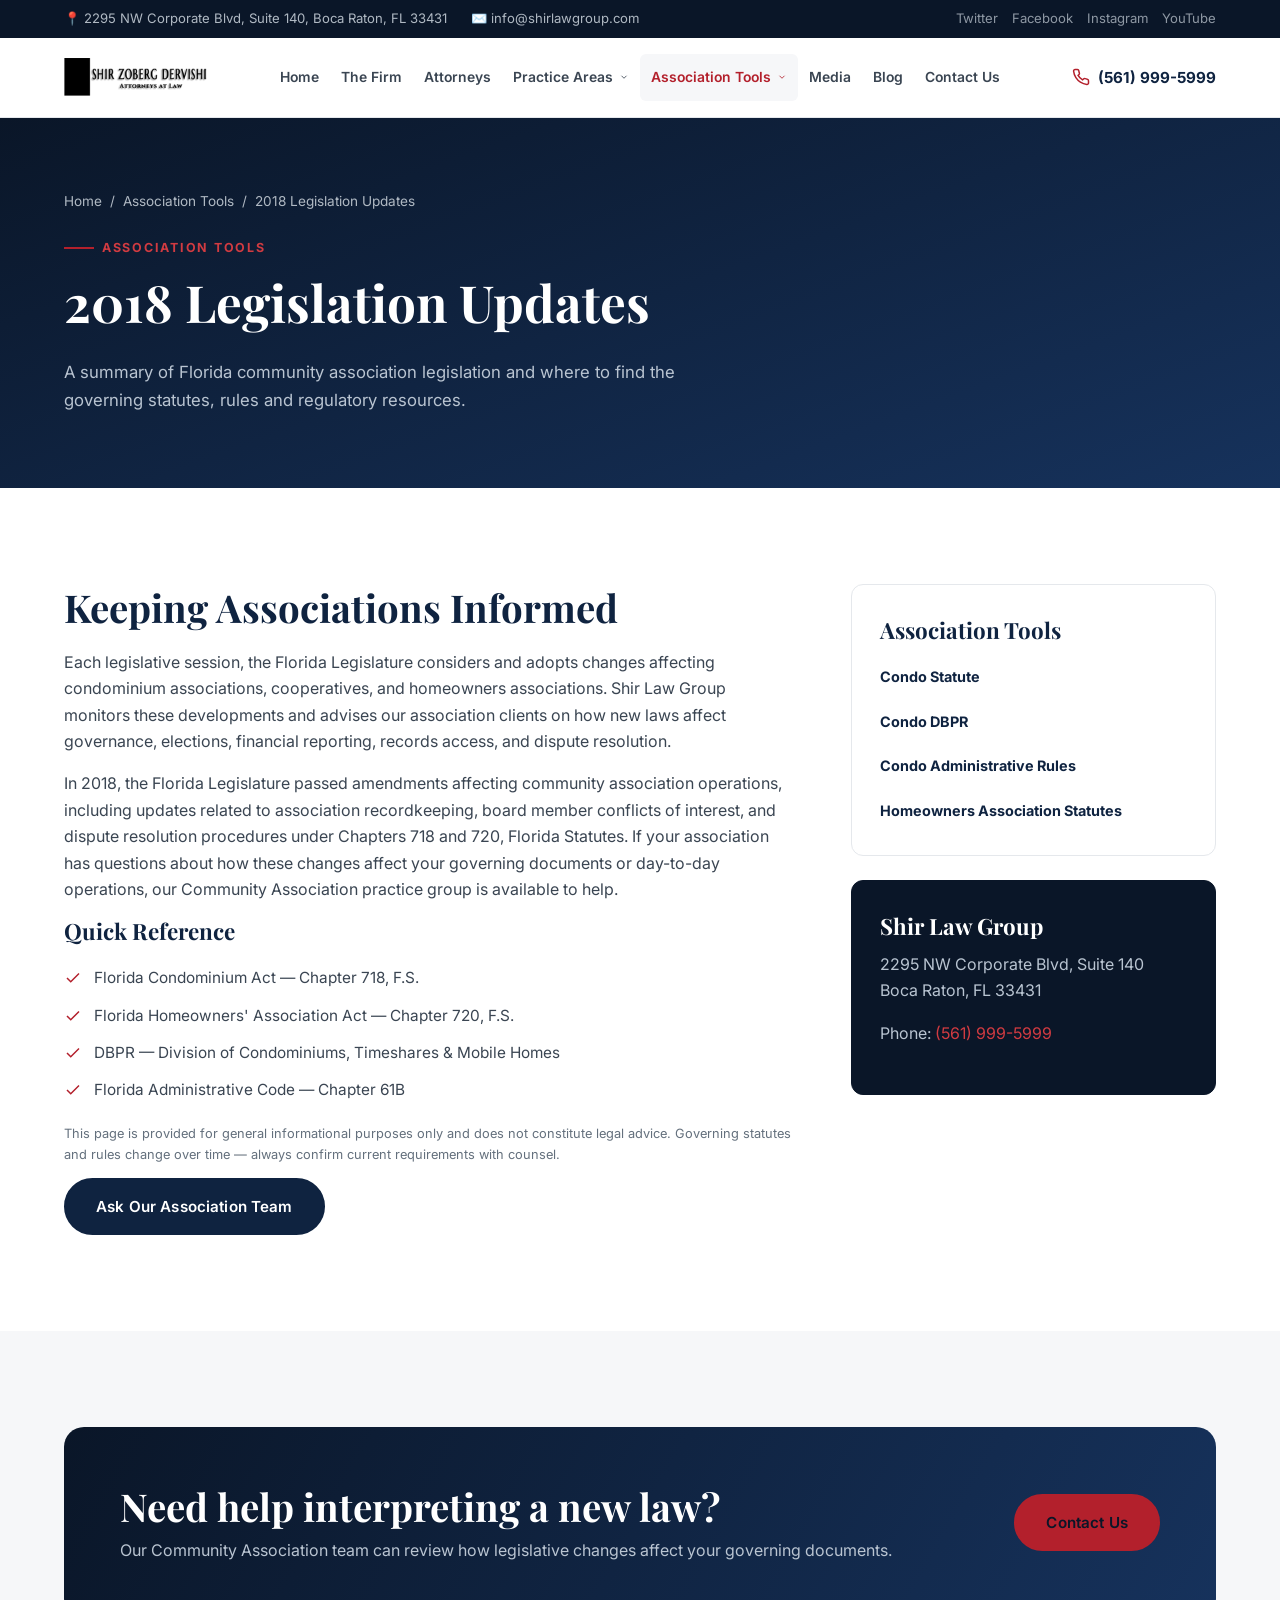
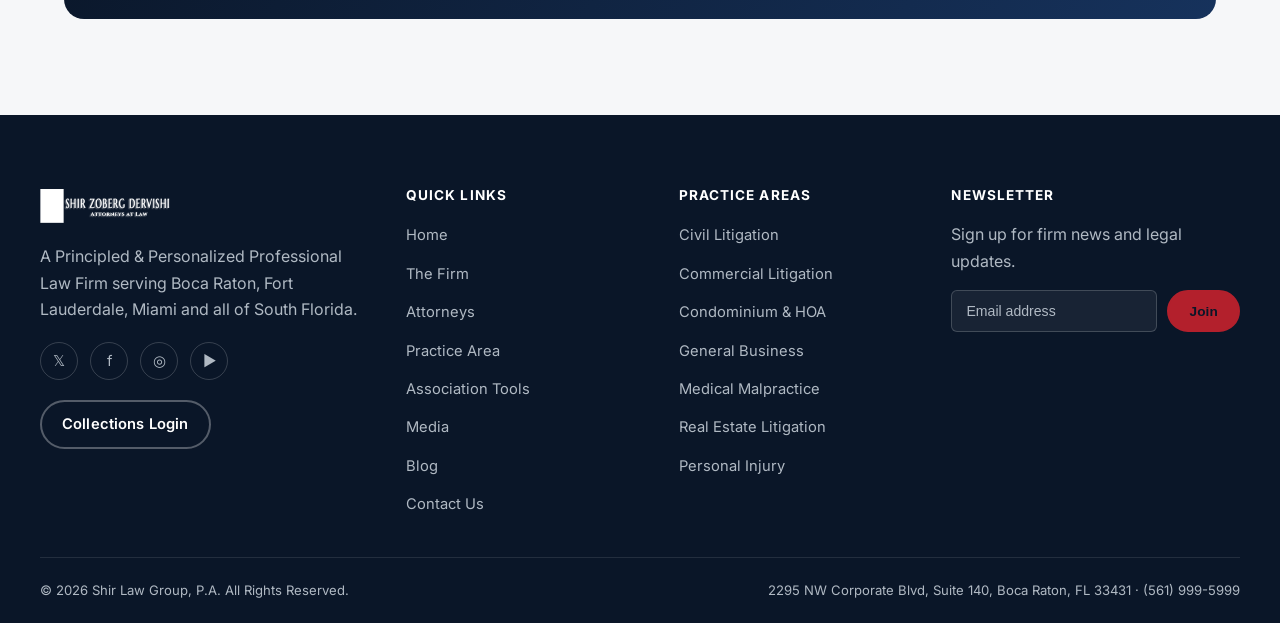
<file: legislative-updates.html>
<!doctype html>
<html lang="en">
<head>
<meta charset="UTF-8" />
<meta name="viewport" content="width=device-width, initial-scale=1.0" />
<title>2018 Legislation Updates | Shir Law Group</title>
<meta name="description" content="Community association legislative updates from Shir Law Group, P.A. covering changes to Florida condominium and homeowners association law." />
<link rel="preconnect" href="https://fonts.googleapis.com">
<link rel="preconnect" href="https://fonts.gstatic.com" crossorigin>
<link href="https://fonts.googleapis.com/css2?family=Playfair+Display:wght@600;700;800&family=Inter:wght@400;500;600;700;800&display=swap" rel="stylesheet">
<link rel="stylesheet" href="css/styles.css?v=6" />
<link rel="icon" type="image/x-icon" href="favicon.ico">
<link rel="icon" type="image/png" sizes="32x32" href="favicon-32x32.png">
<link rel="icon" type="image/png" sizes="16x16" href="favicon-16x16.png">
<link rel="apple-touch-icon" sizes="180x180" href="apple-touch-icon.png">
</head>
<body>

<div class="topbar">
  <div class="container">
    <div class="topbar-contact">
      <span>📍 2295 NW Corporate Blvd, Suite 140, Boca Raton, FL 33431</span>
      <span>✉️ info@shirlawgroup.com</span>
    </div>
    <div class="topbar-social">
      <a href="https://twitter.com/shirlawgroup" target="_blank" rel="noopener">Twitter</a>
      <a href="https://www.facebook.com/shirlawgroup" target="_blank" rel="noopener">Facebook</a>
      <a href="https://www.instagram.com/shirlawgroup" target="_blank" rel="noopener">Instagram</a>
      <a href="https://www.youtube.com/channel/UC4AxBB0t0kmj9nC0djLXQow" target="_blank" rel="noopener">YouTube</a>
    </div>
  </div>
</div>

<header class="site-header">
  <div class="nav-wrap container">
    <a href="index.html" class="brand">
      <img src="images/logo/slg_logo-2.png" alt="Shir Law Group" class="brand-logo">
    </a>
    <nav class="main-nav" id="mainNav">
      <ul>
        <li><a class="nav-link" href="index.html">Home</a></li>
        <li><a class="nav-link" href="the-firm.html">The Firm</a></li>
        <li><a class="nav-link" href="attorneys.html">Attorneys</a></li>
        <li class="has-dropdown">
          <a class="nav-link" href="practice-areas.html">Practice Areas
            <svg class="chevron" viewBox="0 0 24 24" fill="none" stroke="currentColor" stroke-width="2"><path d="M6 9l6 6 6-6"/></svg>
          </a>
          <div class="dropdown">
            <a href="civil-litigation.html"><span class="dot"></span>Civil Litigation</a>
            <a href="commercial-litigation.html"><span class="dot"></span>Commercial Litigation</a>
            <a href="community-association.html"><span class="dot"></span>Condominium &amp; HOA Representation</a>
            <a href="general-business.html"><span class="dot"></span>General Business Representation</a>
            <a href="medical-malpractice.html"><span class="dot"></span>Medical Malpractice</a>
            <a href="real-estate-litigation.html"><span class="dot"></span>Real Estate Litigation</a>
            <a href="personal-injury.html"><span class="dot"></span>Personal Injury</a>
          </div>
        </li>
        <li class="has-dropdown active">
          <a class="nav-link" href="legislative-updates.html">Association Tools
            <svg class="chevron" viewBox="0 0 24 24" fill="none" stroke="currentColor" stroke-width="2"><path d="M6 9l6 6 6-6"/></svg>
          </a>
          <div class="dropdown">
            <a href="legislative-updates.html"><span class="dot"></span>2018 Legislation Updates</a>
            <a href="https://www.leg.state.fl.us/Statutes/index.cfm?App_mode=Display_Statute&amp;URL=0700-0799/0718/0718.html" target="_blank" rel="noopener"><span class="dot"></span>Condo Statute</a>
            <a href="https://www.myfloridalicense.com/DBPR/condominiums-timeshares-mobile-homes/" target="_blank" rel="noopener"><span class="dot"></span>Condo DBPR</a>
            <a href="https://flrules.org/gateway/division.asp?DivID=248" target="_blank" rel="noopener"><span class="dot"></span>Condo Administrative Rules</a>
            <a href="https://www.leg.state.fl.us/Statutes/index.cfm?App_mode=Display_Statute&amp;URL=0700-0799/0720/0720.html" target="_blank" rel="noopener"><span class="dot"></span>Homeowners Association Statutes</a>
          </div>
        </li>
        <li><a class="nav-link" href="media.html">Media</a></li>
        <li><a class="nav-link" href="blog.html">Blog</a></li>
        <li><a class="nav-link" href="contact.html">Contact Us</a></li>
      </ul>
    </nav>
    <div class="nav-cta">
      <a class="nav-phone" href="tel:5619995999">
        <svg width="18" height="18" viewBox="0 0 24 24" fill="none" stroke="currentColor" stroke-width="2"><path d="M22 16.92v3a2 2 0 0 1-2.18 2 19.79 19.79 0 0 1-8.63-3.07 19.5 19.5 0 0 1-6-6 19.79 19.79 0 0 1-3.07-8.67A2 2 0 0 1 4.11 2h3a2 2 0 0 1 2 1.72c.127.96.361 1.903.7 2.81a2 2 0 0 1-.45 2.11L8.09 9.91a16 16 0 0 0 6 6l1.27-1.27a2 2 0 0 1 2.11-.45c.907.339 1.85.573 2.81.7A2 2 0 0 1 22 16.92z"/></svg>
        <span>(561) 999-5999</span>
      </a>
      <button class="nav-toggle" id="navToggle" aria-label="Toggle menu" aria-expanded="false"><span></span></button>
    </div>
  </div>
</header>
<div class="nav-overlay" id="navOverlay"></div>

<main>
  <section class="page-hero">
    <div class="container">
      <div class="breadcrumbs"><a href="index.html">Home</a> / <a href="legislative-updates.html">Association Tools</a> / <span>2018 Legislation Updates</span></div>
      <div class="eyebrow">Association Tools</div>
      <h1>2018 Legislation Updates</h1>
      <p>A summary of Florida community association legislation and where to find the governing statutes, rules and regulatory resources.</p>
    </div>
  </section>

  <section class="section">
    <div class="container">
      <div class="grid" style="grid-template-columns: 2fr 1fr; gap:56px; align-items:start;">
        <div class="reveal">
          <h2>Keeping Associations Informed</h2>
          <p>Each legislative session, the Florida Legislature considers and adopts changes affecting condominium associations, cooperatives, and homeowners associations. Shir Law Group monitors these developments and advises our association clients on how new laws affect governance, elections, financial reporting, records access, and dispute resolution.</p>
          <p>In 2018, the Florida Legislature passed amendments affecting community association operations, including updates related to association recordkeeping, board member conflicts of interest, and dispute resolution procedures under Chapters 718 and 720, Florida Statutes. If your association has questions about how these changes affect your governing documents or day-to-day operations, our Community Association practice group is available to help.</p>
          <h3>Quick Reference</h3>
          <ul class="check-list">
            <li><svg width="18" height="18" viewBox="0 0 24 24" fill="none" stroke="currentColor" stroke-width="2"><path d="M20 6L9 17l-5-5"/></svg> <a href="https://www.leg.state.fl.us/Statutes/index.cfm?App_mode=Display_Statute&amp;URL=0700-0799/0718/0718.html" target="_blank" rel="noopener">Florida Condominium Act &mdash; Chapter 718, F.S.</a></li>
            <li><svg width="18" height="18" viewBox="0 0 24 24" fill="none" stroke="currentColor" stroke-width="2"><path d="M20 6L9 17l-5-5"/></svg> <a href="https://www.leg.state.fl.us/Statutes/index.cfm?App_mode=Display_Statute&amp;URL=0700-0799/0720/0720.html" target="_blank" rel="noopener">Florida Homeowners' Association Act &mdash; Chapter 720, F.S.</a></li>
            <li><svg width="18" height="18" viewBox="0 0 24 24" fill="none" stroke="currentColor" stroke-width="2"><path d="M20 6L9 17l-5-5"/></svg> <a href="https://www.myfloridalicense.com/DBPR/condominiums-timeshares-mobile-homes/" target="_blank" rel="noopener">DBPR &mdash; Division of Condominiums, Timeshares &amp; Mobile Homes</a></li>
            <li><svg width="18" height="18" viewBox="0 0 24 24" fill="none" stroke="currentColor" stroke-width="2"><path d="M20 6L9 17l-5-5"/></svg> <a href="https://flrules.org/gateway/division.asp?DivID=248" target="_blank" rel="noopener">Florida Administrative Code &mdash; Chapter 61B</a></li>
          </ul>
          <p class="form-note">This page is provided for general informational purposes only and does not constitute legal advice. Governing statutes and rules change over time &mdash; always confirm current requirements with counsel.</p>
          <a href="contact.html" class="btn btn-navy">Ask Our Association Team</a>
        </div>
        <aside class="reveal">
          <div class="card">
            <h3>Association Tools</h3>
            <ul style="display:grid;gap:10px;margin-top:12px;">
              <li><a href="https://www.leg.state.fl.us/Statutes/index.cfm?App_mode=Display_Statute&amp;URL=0700-0799/0718/0718.html" target="_blank" rel="noopener" class="card-link">Condo Statute</a></li>
              <li><a href="https://www.myfloridalicense.com/DBPR/condominiums-timeshares-mobile-homes/" target="_blank" rel="noopener" class="card-link">Condo DBPR</a></li>
              <li><a href="https://flrules.org/gateway/division.asp?DivID=248" target="_blank" rel="noopener" class="card-link">Condo Administrative Rules</a></li>
              <li><a href="https://www.leg.state.fl.us/Statutes/index.cfm?App_mode=Display_Statute&amp;URL=0700-0799/0720/0720.html" target="_blank" rel="noopener" class="card-link">Homeowners Association Statutes</a></li>
            </ul>
          </div>
          <div class="card" style="margin-top:24px;background:var(--navy-950);border-color:var(--navy-950);color:#dfe6ee;">
            <h3 style="color:#fff;">Shir Law Group</h3>
            <p style="color:#b9c4d1;">2295 NW Corporate Blvd, Suite 140<br>Boca Raton, FL 33431</p>
            <p style="color:#b9c4d1;">Phone: <a href="tel:5619995999" style="color:var(--gold-400);">(561) 999-5999</a></p>
          </div>
        </aside>
      </div>
    </div>
  </section>

  <section class="section bg-soft">
    <div class="container">
      <div class="cta-band reveal">
        <div>
          <h2>Need help interpreting a new law?</h2>
          <p>Our Community Association team can review how legislative changes affect your governing documents.</p>
        </div>
        <a href="contact.html" class="btn btn-gold">Contact Us</a>
      </div>
    </div>
  </section>
</main>

<footer class="site-footer">
  <div class="container footer-top">
    <div class="footer-col">
      <div class="footer-brand"><img src="images/logo/slg_logo-2.png" alt="Shir Law Group" class="brand-logo brand-logo-invert"></div>
      <p>A Principled &amp; Personalized Professional Law Firm serving Boca Raton, Fort Lauderdale, Miami and all of South Florida.</p>
      <div class="footer-social">
        <a href="https://twitter.com/shirlawgroup" target="_blank" rel="noopener">𝕏</a>
        <a href="https://www.facebook.com/shirlawgroup" target="_blank" rel="noopener">f</a>
        <a href="https://www.instagram.com/shirlawgroup" target="_blank" rel="noopener">◎</a>
        <a href="https://www.youtube.com/channel/UC4AxBB0t0kmj9nC0djLXQow" target="_blank" rel="noopener">▶</a>
      </div>
      <a href="#" class="btn btn-outline btn-sm" style="margin-top:20px;color:#fff;border-color:rgba(255,255,255,0.3);">Collections Login</a>
    </div>
    <div class="footer-col">
      <h4>Quick Links</h4>
      <ul>
        <li><a href="index.html">Home</a></li>
        <li><a href="the-firm.html">The Firm</a></li>
        <li><a href="attorneys.html">Attorneys</a></li>
        <li><a href="practice-areas.html">Practice Area</a></li>
        <li><a href="legislative-updates.html">Association Tools</a></li>
        <li><a href="media.html">Media</a></li>
        <li><a href="blog.html">Blog</a></li>
        <li><a href="contact.html">Contact Us</a></li>
      </ul>
    </div>
    <div class="footer-col">
      <h4>Practice Areas</h4>
      <ul>
        <li><a href="civil-litigation.html">Civil Litigation</a></li>
        <li><a href="commercial-litigation.html">Commercial Litigation</a></li>
        <li><a href="community-association.html">Condominium &amp; HOA</a></li>
        <li><a href="general-business.html">General Business</a></li>
        <li><a href="medical-malpractice.html">Medical Malpractice</a></li>
        <li><a href="real-estate-litigation.html">Real Estate Litigation</a></li>
        <li><a href="personal-injury.html">Personal Injury</a></li>
      </ul>
    </div>
    <div class="footer-col">
      <h4>Newsletter</h4>
      <p>Sign up for firm news and legal updates.</p>
      <form class="newsletter-form" data-demo-form>
        <input type="email" placeholder="Email address" required />
        <button class="btn btn-gold btn-sm" type="submit">Join</button>
      </form>
      <div class="form-success" style="margin-top:12px;">Thanks for subscribing!</div>
    </div>
  </div>
  <div class="container footer-bottom">
    <span>&copy; 2026 Shir Law Group, P.A. All Rights Reserved.</span>
    <span>2295 NW Corporate Blvd, Suite 140, Boca Raton, FL 33431 &middot; (561) 999-5999</span>
  </div>
</footer>

<script src="js/main.js?v=6"></script>
</body>
</html>
</file>
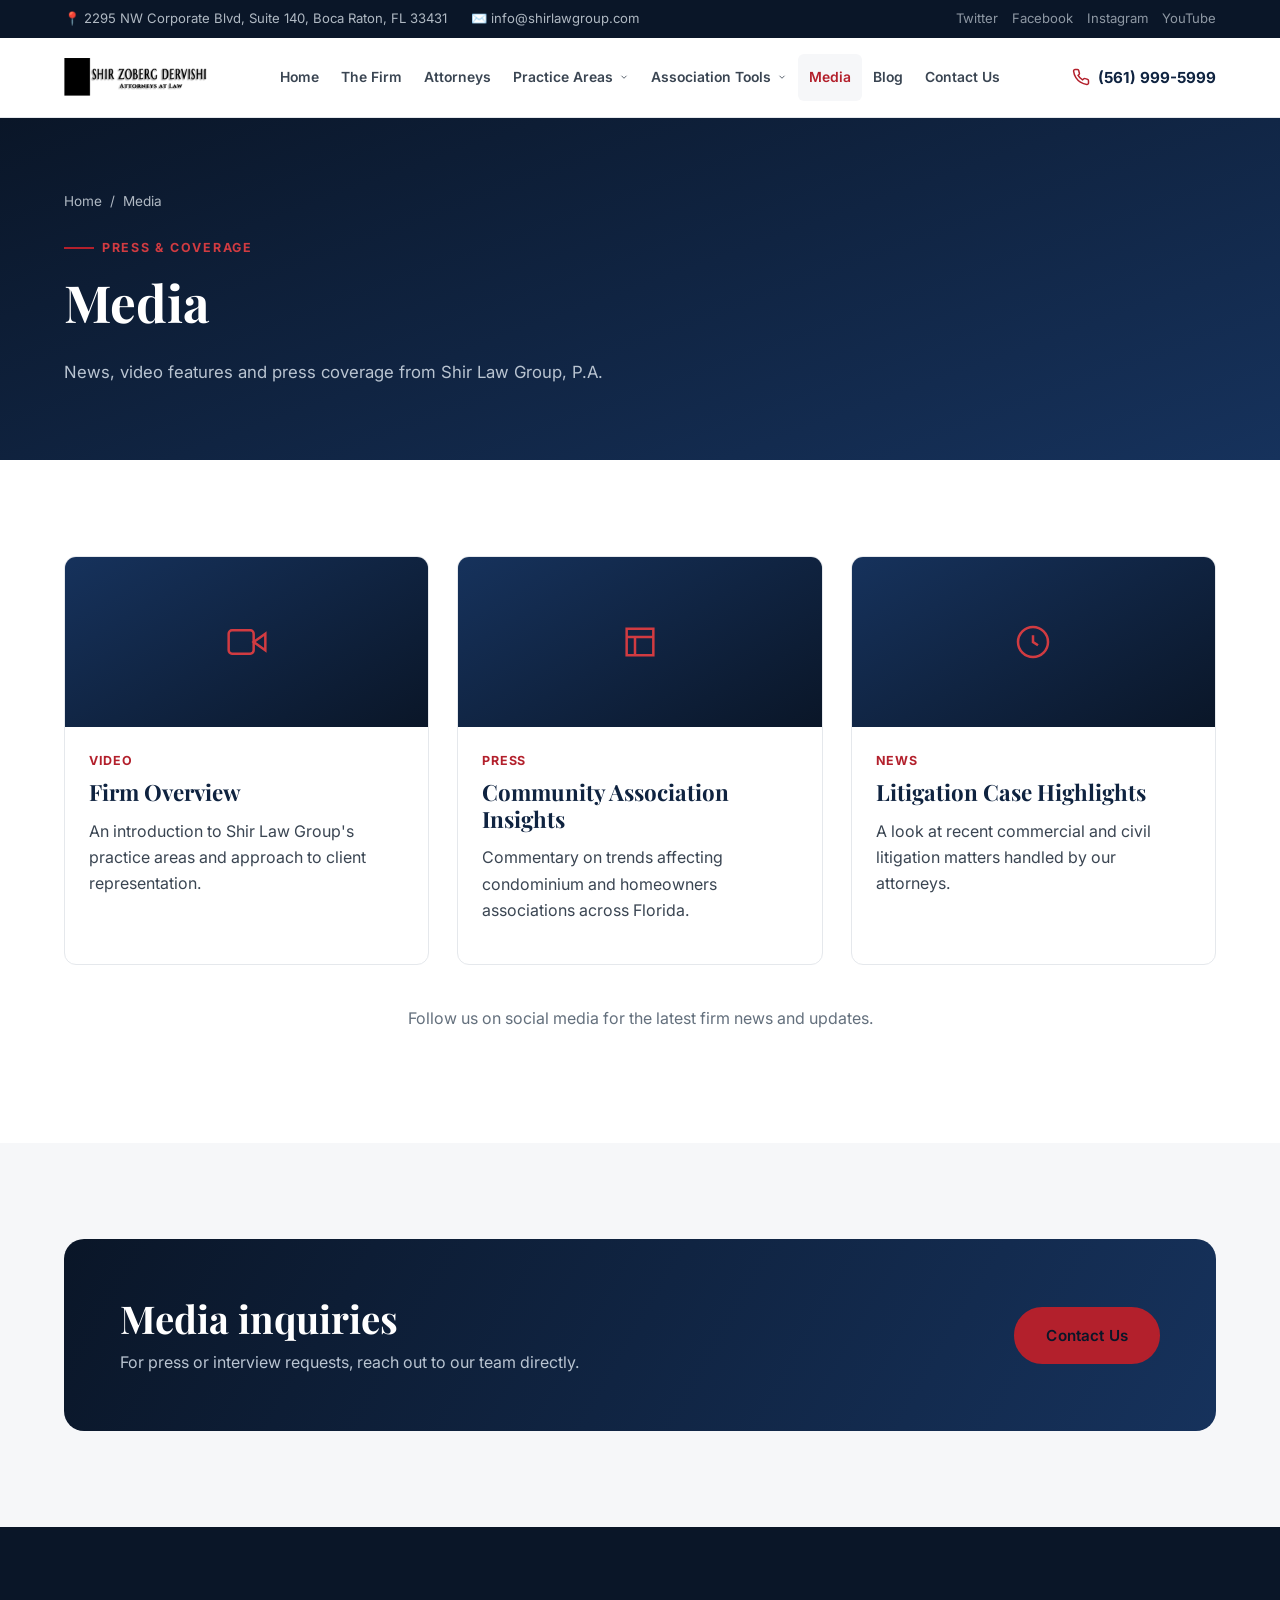
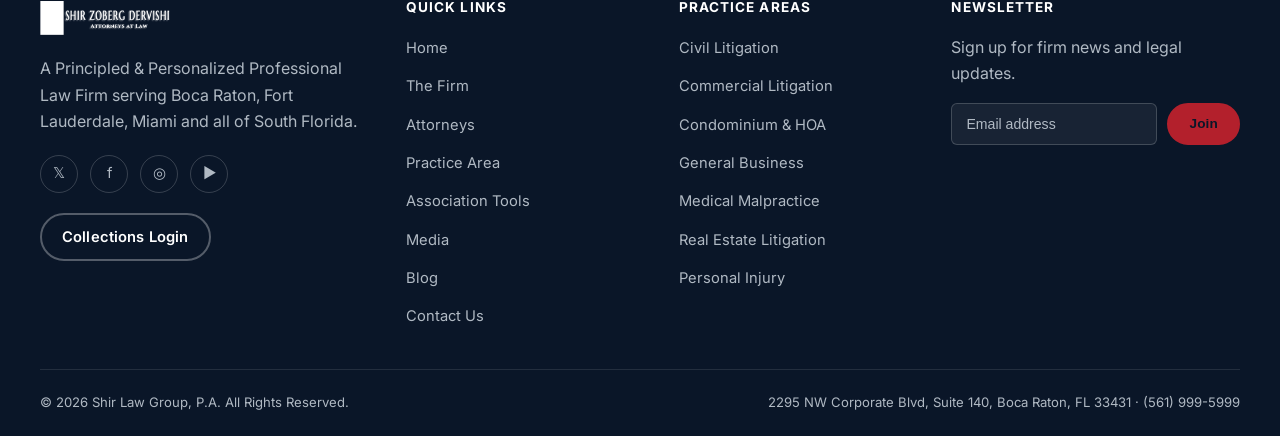
<file: media.html>
<!doctype html>
<html lang="en">
<head>
<meta charset="UTF-8" />
<meta name="viewport" content="width=device-width, initial-scale=1.0" />
<title>Media | Shir Law Group</title>
<meta name="description" content="News, videos and press coverage featuring Shir Law Group, P.A." />
<link rel="preconnect" href="https://fonts.googleapis.com">
<link rel="preconnect" href="https://fonts.gstatic.com" crossorigin>
<link href="https://fonts.googleapis.com/css2?family=Playfair+Display:wght@600;700;800&family=Inter:wght@400;500;600;700;800&display=swap" rel="stylesheet">
<link rel="stylesheet" href="css/styles.css?v=6" />
<link rel="icon" type="image/x-icon" href="favicon.ico">
<link rel="icon" type="image/png" sizes="32x32" href="favicon-32x32.png">
<link rel="icon" type="image/png" sizes="16x16" href="favicon-16x16.png">
<link rel="apple-touch-icon" sizes="180x180" href="apple-touch-icon.png">
</head>
<body>

<div class="topbar">
  <div class="container">
    <div class="topbar-contact">
      <span>📍 2295 NW Corporate Blvd, Suite 140, Boca Raton, FL 33431</span>
      <span>✉️ info@shirlawgroup.com</span>
    </div>
    <div class="topbar-social">
      <a href="https://twitter.com/shirlawgroup" target="_blank" rel="noopener">Twitter</a>
      <a href="https://www.facebook.com/shirlawgroup" target="_blank" rel="noopener">Facebook</a>
      <a href="https://www.instagram.com/shirlawgroup" target="_blank" rel="noopener">Instagram</a>
      <a href="https://www.youtube.com/channel/UC4AxBB0t0kmj9nC0djLXQow" target="_blank" rel="noopener">YouTube</a>
    </div>
  </div>
</div>

<header class="site-header">
  <div class="nav-wrap container">
    <a href="index.html" class="brand">
      <img src="images/logo/slg_logo-2.png" alt="Shir Law Group" class="brand-logo">
    </a>
    <nav class="main-nav" id="mainNav">
      <ul>
        <li><a class="nav-link" href="index.html">Home</a></li>
        <li><a class="nav-link" href="the-firm.html">The Firm</a></li>
        <li><a class="nav-link" href="attorneys.html">Attorneys</a></li>
        <li class="has-dropdown">
          <a class="nav-link" href="practice-areas.html">Practice Areas
            <svg class="chevron" viewBox="0 0 24 24" fill="none" stroke="currentColor" stroke-width="2"><path d="M6 9l6 6 6-6"/></svg>
          </a>
          <div class="dropdown">
            <a href="civil-litigation.html"><span class="dot"></span>Civil Litigation</a>
            <a href="commercial-litigation.html"><span class="dot"></span>Commercial Litigation</a>
            <a href="community-association.html"><span class="dot"></span>Condominium &amp; HOA Representation</a>
            <a href="general-business.html"><span class="dot"></span>General Business Representation</a>
            <a href="medical-malpractice.html"><span class="dot"></span>Medical Malpractice</a>
            <a href="real-estate-litigation.html"><span class="dot"></span>Real Estate Litigation</a>
            <a href="personal-injury.html"><span class="dot"></span>Personal Injury</a>
          </div>
        </li>
        <li class="has-dropdown">
          <a class="nav-link" href="legislative-updates.html">Association Tools
            <svg class="chevron" viewBox="0 0 24 24" fill="none" stroke="currentColor" stroke-width="2"><path d="M6 9l6 6 6-6"/></svg>
          </a>
          <div class="dropdown">
            <a href="legislative-updates.html"><span class="dot"></span>2018 Legislation Updates</a>
            <a href="https://www.leg.state.fl.us/Statutes/index.cfm?App_mode=Display_Statute&amp;URL=0700-0799/0718/0718.html" target="_blank" rel="noopener"><span class="dot"></span>Condo Statute</a>
            <a href="https://www.myfloridalicense.com/DBPR/condominiums-timeshares-mobile-homes/" target="_blank" rel="noopener"><span class="dot"></span>Condo DBPR</a>
            <a href="https://flrules.org/gateway/division.asp?DivID=248" target="_blank" rel="noopener"><span class="dot"></span>Condo Administrative Rules</a>
            <a href="https://www.leg.state.fl.us/Statutes/index.cfm?App_mode=Display_Statute&amp;URL=0700-0799/0720/0720.html" target="_blank" rel="noopener"><span class="dot"></span>Homeowners Association Statutes</a>
          </div>
        </li>
        <li class="active"><a class="nav-link" href="media.html">Media</a></li>
        <li><a class="nav-link" href="blog.html">Blog</a></li>
        <li><a class="nav-link" href="contact.html">Contact Us</a></li>
      </ul>
    </nav>
    <div class="nav-cta">
      <a class="nav-phone" href="tel:5619995999">
        <svg width="18" height="18" viewBox="0 0 24 24" fill="none" stroke="currentColor" stroke-width="2"><path d="M22 16.92v3a2 2 0 0 1-2.18 2 19.79 19.79 0 0 1-8.63-3.07 19.5 19.5 0 0 1-6-6 19.79 19.79 0 0 1-3.07-8.67A2 2 0 0 1 4.11 2h3a2 2 0 0 1 2 1.72c.127.96.361 1.903.7 2.81a2 2 0 0 1-.45 2.11L8.09 9.91a16 16 0 0 0 6 6l1.27-1.27a2 2 0 0 1 2.11-.45c.907.339 1.85.573 2.81.7A2 2 0 0 1 22 16.92z"/></svg>
        <span>(561) 999-5999</span>
      </a>
      <button class="nav-toggle" id="navToggle" aria-label="Toggle menu" aria-expanded="false"><span></span></button>
    </div>
  </div>
</header>
<div class="nav-overlay" id="navOverlay"></div>

<main>
  <section class="page-hero">
    <div class="container">
      <div class="breadcrumbs"><a href="index.html">Home</a> / <span>Media</span></div>
      <div class="eyebrow">Press &amp; Coverage</div>
      <h1>Media</h1>
      <p>News, video features and press coverage from Shir Law Group, P.A.</p>
    </div>
  </section>

  <section class="section">
    <div class="container">
      <div class="grid grid-3">
        <div class="post-card reveal">
          <div class="post-thumb"><svg width="40" height="40" viewBox="0 0 24 24" fill="none" stroke="currentColor" stroke-width="1.5"><path d="M23 7l-7 5 7 5V7z"/><rect x="1" y="5" width="15" height="14" rx="2"/></svg></div>
          <div class="post-body">
            <div class="post-meta">Video</div>
            <h3>Firm Overview</h3>
            <p>An introduction to Shir Law Group's practice areas and approach to client representation.</p>
          </div>
        </div>
        <div class="post-card reveal">
          <div class="post-thumb"><svg width="40" height="40" viewBox="0 0 24 24" fill="none" stroke="currentColor" stroke-width="1.5"><path d="M4 4h16v16H4z"/><path d="M4 9h16M9 9v11"/></svg></div>
          <div class="post-body">
            <div class="post-meta">Press</div>
            <h3>Community Association Insights</h3>
            <p>Commentary on trends affecting condominium and homeowners associations across Florida.</p>
          </div>
        </div>
        <div class="post-card reveal">
          <div class="post-thumb"><svg width="40" height="40" viewBox="0 0 24 24" fill="none" stroke="currentColor" stroke-width="1.5"><circle cx="12" cy="12" r="9"/><path d="M12 8v4l3 2"/></svg></div>
          <div class="post-body">
            <div class="post-meta">News</div>
            <h3>Litigation Case Highlights</h3>
            <p>A look at recent commercial and civil litigation matters handled by our attorneys.</p>
          </div>
        </div>
      </div>
      <p class="center reveal" style="margin-top:40px;color:var(--ink-500);">Follow us on social media for the latest firm news and updates.</p>
    </div>
  </section>

  <section class="section bg-soft">
    <div class="container">
      <div class="cta-band reveal">
        <div>
          <h2>Media inquiries</h2>
          <p>For press or interview requests, reach out to our team directly.</p>
        </div>
        <a href="contact.html" class="btn btn-gold">Contact Us</a>
      </div>
    </div>
  </section>
</main>

<footer class="site-footer">
  <div class="container footer-top">
    <div class="footer-col">
      <div class="footer-brand"><img src="images/logo/slg_logo-2.png" alt="Shir Law Group" class="brand-logo brand-logo-invert"></div>
      <p>A Principled &amp; Personalized Professional Law Firm serving Boca Raton, Fort Lauderdale, Miami and all of South Florida.</p>
      <div class="footer-social">
        <a href="https://twitter.com/shirlawgroup" target="_blank" rel="noopener">𝕏</a>
        <a href="https://www.facebook.com/shirlawgroup" target="_blank" rel="noopener">f</a>
        <a href="https://www.instagram.com/shirlawgroup" target="_blank" rel="noopener">◎</a>
        <a href="https://www.youtube.com/channel/UC4AxBB0t0kmj9nC0djLXQow" target="_blank" rel="noopener">▶</a>
      </div>
      <a href="#" class="btn btn-outline btn-sm" style="margin-top:20px;color:#fff;border-color:rgba(255,255,255,0.3);">Collections Login</a>
    </div>
    <div class="footer-col">
      <h4>Quick Links</h4>
      <ul>
        <li><a href="index.html">Home</a></li>
        <li><a href="the-firm.html">The Firm</a></li>
        <li><a href="attorneys.html">Attorneys</a></li>
        <li><a href="practice-areas.html">Practice Area</a></li>
        <li><a href="legislative-updates.html">Association Tools</a></li>
        <li><a href="media.html">Media</a></li>
        <li><a href="blog.html">Blog</a></li>
        <li><a href="contact.html">Contact Us</a></li>
      </ul>
    </div>
    <div class="footer-col">
      <h4>Practice Areas</h4>
      <ul>
        <li><a href="civil-litigation.html">Civil Litigation</a></li>
        <li><a href="commercial-litigation.html">Commercial Litigation</a></li>
        <li><a href="community-association.html">Condominium &amp; HOA</a></li>
        <li><a href="general-business.html">General Business</a></li>
        <li><a href="medical-malpractice.html">Medical Malpractice</a></li>
        <li><a href="real-estate-litigation.html">Real Estate Litigation</a></li>
        <li><a href="personal-injury.html">Personal Injury</a></li>
      </ul>
    </div>
    <div class="footer-col">
      <h4>Newsletter</h4>
      <p>Sign up for firm news and legal updates.</p>
      <form class="newsletter-form" data-demo-form>
        <input type="email" placeholder="Email address" required />
        <button class="btn btn-gold btn-sm" type="submit">Join</button>
      </form>
      <div class="form-success" style="margin-top:12px;">Thanks for subscribing!</div>
    </div>
  </div>
  <div class="container footer-bottom">
    <span>&copy; 2026 Shir Law Group, P.A. All Rights Reserved.</span>
    <span>2295 NW Corporate Blvd, Suite 140, Boca Raton, FL 33431 &middot; (561) 999-5999</span>
  </div>
</footer>

<script src="js/main.js?v=6"></script>
</body>
</html>
</file>
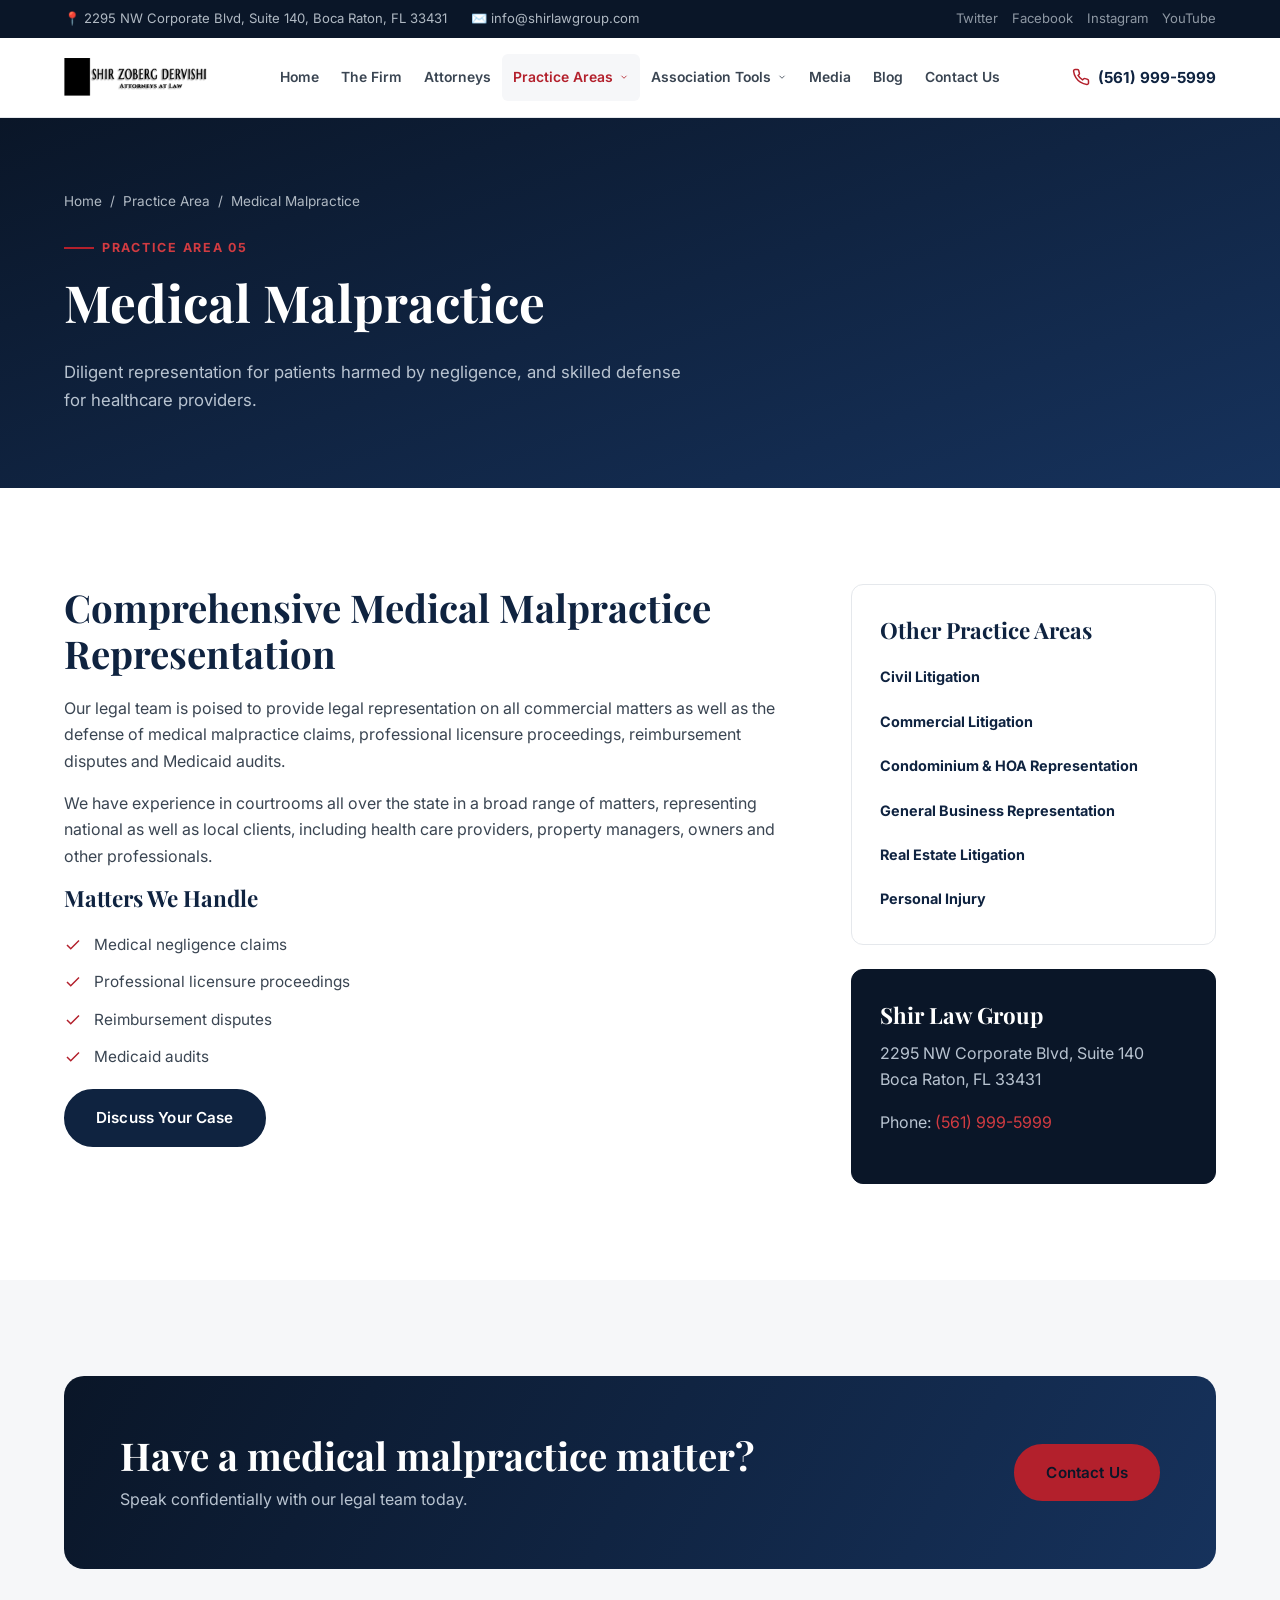
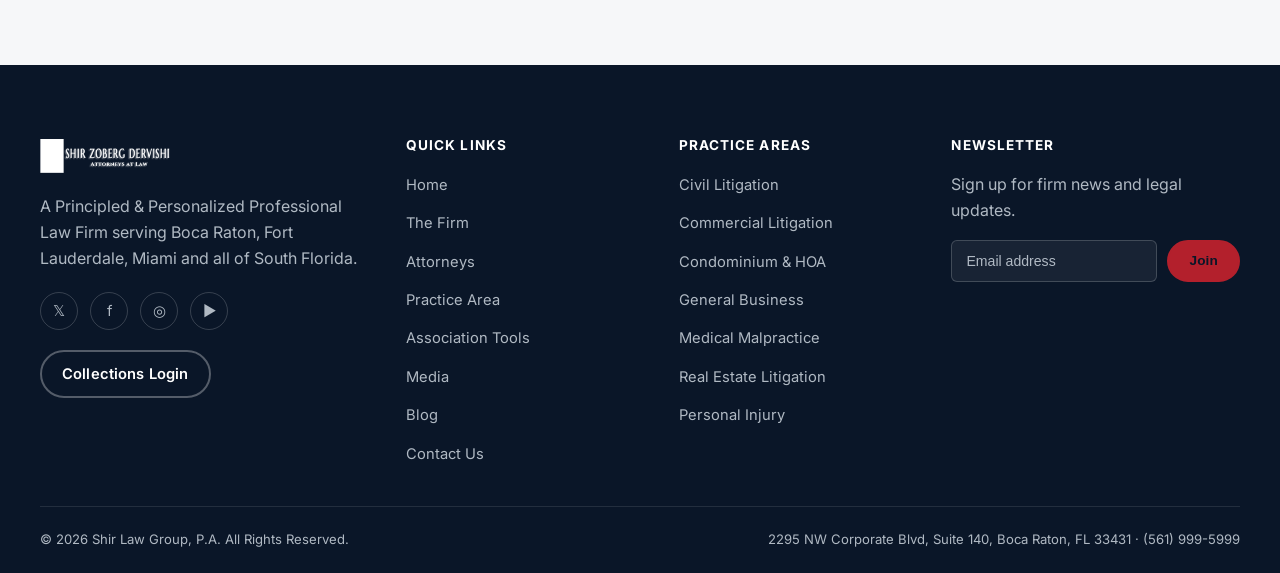
<file: medical-malpractice.html>
<!doctype html>
<html lang="en">
<head>
<meta charset="UTF-8" />
<meta name="viewport" content="width=device-width, initial-scale=1.0" />
<title>Medical Malpractice | Shir Law Group</title>
<meta name="description" content="Shir Law Group's legal team provides representation on medical malpractice matters, professional licensure proceedings, reimbursement disputes and Medicaid audits." />
<link rel="preconnect" href="https://fonts.googleapis.com">
<link rel="preconnect" href="https://fonts.gstatic.com" crossorigin>
<link href="https://fonts.googleapis.com/css2?family=Playfair+Display:wght@600;700;800&family=Inter:wght@400;500;600;700;800&display=swap" rel="stylesheet">
<link rel="stylesheet" href="css/styles.css?v=6" />
<link rel="icon" type="image/x-icon" href="favicon.ico">
<link rel="icon" type="image/png" sizes="32x32" href="favicon-32x32.png">
<link rel="icon" type="image/png" sizes="16x16" href="favicon-16x16.png">
<link rel="apple-touch-icon" sizes="180x180" href="apple-touch-icon.png">
</head>
<body>

<div class="topbar">
  <div class="container">
    <div class="topbar-contact">
      <span>📍 2295 NW Corporate Blvd, Suite 140, Boca Raton, FL 33431</span>
      <span>✉️ info@shirlawgroup.com</span>
    </div>
    <div class="topbar-social">
      <a href="https://twitter.com/shirlawgroup" target="_blank" rel="noopener">Twitter</a>
      <a href="https://www.facebook.com/shirlawgroup" target="_blank" rel="noopener">Facebook</a>
      <a href="https://www.instagram.com/shirlawgroup" target="_blank" rel="noopener">Instagram</a>
      <a href="https://www.youtube.com/channel/UC4AxBB0t0kmj9nC0djLXQow" target="_blank" rel="noopener">YouTube</a>
    </div>
  </div>
</div>

<header class="site-header">
  <div class="nav-wrap container">
    <a href="index.html" class="brand">
      <img src="images/logo/slg_logo-2.png" alt="Shir Law Group" class="brand-logo">
    </a>
    <nav class="main-nav" id="mainNav">
      <ul>
        <li><a class="nav-link" href="index.html">Home</a></li>
        <li><a class="nav-link" href="the-firm.html">The Firm</a></li>
        <li><a class="nav-link" href="attorneys.html">Attorneys</a></li>
        <li class="has-dropdown active">
          <a class="nav-link" href="practice-areas.html">Practice Areas
            <svg class="chevron" viewBox="0 0 24 24" fill="none" stroke="currentColor" stroke-width="2"><path d="M6 9l6 6 6-6"/></svg>
          </a>
          <div class="dropdown">
            <a href="civil-litigation.html"><span class="dot"></span>Civil Litigation</a>
            <a href="commercial-litigation.html"><span class="dot"></span>Commercial Litigation</a>
            <a href="community-association.html"><span class="dot"></span>Condominium &amp; HOA Representation</a>
            <a href="general-business.html"><span class="dot"></span>General Business Representation</a>
            <a href="medical-malpractice.html"><span class="dot"></span>Medical Malpractice</a>
            <a href="real-estate-litigation.html"><span class="dot"></span>Real Estate Litigation</a>
            <a href="personal-injury.html"><span class="dot"></span>Personal Injury</a>
          </div>
        </li>
        <li class="has-dropdown">
          <a class="nav-link" href="legislative-updates.html">Association Tools
            <svg class="chevron" viewBox="0 0 24 24" fill="none" stroke="currentColor" stroke-width="2"><path d="M6 9l6 6 6-6"/></svg>
          </a>
          <div class="dropdown">
            <a href="legislative-updates.html"><span class="dot"></span>2018 Legislation Updates</a>
            <a href="https://www.leg.state.fl.us/Statutes/index.cfm?App_mode=Display_Statute&amp;URL=0700-0799/0718/0718.html" target="_blank" rel="noopener"><span class="dot"></span>Condo Statute</a>
            <a href="https://www.myfloridalicense.com/DBPR/condominiums-timeshares-mobile-homes/" target="_blank" rel="noopener"><span class="dot"></span>Condo DBPR</a>
            <a href="https://flrules.org/gateway/division.asp?DivID=248" target="_blank" rel="noopener"><span class="dot"></span>Condo Administrative Rules</a>
            <a href="https://www.leg.state.fl.us/Statutes/index.cfm?App_mode=Display_Statute&amp;URL=0700-0799/0720/0720.html" target="_blank" rel="noopener"><span class="dot"></span>Homeowners Association Statutes</a>
          </div>
        </li>
        <li><a class="nav-link" href="media.html">Media</a></li>
        <li><a class="nav-link" href="blog.html">Blog</a></li>
        <li><a class="nav-link" href="contact.html">Contact Us</a></li>
      </ul>
    </nav>
    <div class="nav-cta">
      <a class="nav-phone" href="tel:5619995999">
        <svg width="18" height="18" viewBox="0 0 24 24" fill="none" stroke="currentColor" stroke-width="2"><path d="M22 16.92v3a2 2 0 0 1-2.18 2 19.79 19.79 0 0 1-8.63-3.07 19.5 19.5 0 0 1-6-6 19.79 19.79 0 0 1-3.07-8.67A2 2 0 0 1 4.11 2h3a2 2 0 0 1 2 1.72c.127.96.361 1.903.7 2.81a2 2 0 0 1-.45 2.11L8.09 9.91a16 16 0 0 0 6 6l1.27-1.27a2 2 0 0 1 2.11-.45c.907.339 1.85.573 2.81.7A2 2 0 0 1 22 16.92z"/></svg>
        <span>(561) 999-5999</span>
      </a>
      <button class="nav-toggle" id="navToggle" aria-label="Toggle menu" aria-expanded="false"><span></span></button>
    </div>
  </div>
</header>
<div class="nav-overlay" id="navOverlay"></div>

<main>
  <section class="page-hero">
    <div class="container">
      <div class="breadcrumbs"><a href="index.html">Home</a> / <a href="practice-areas.html">Practice Area</a> / <span>Medical Malpractice</span></div>
      <div class="eyebrow">Practice Area 05</div>
      <h1>Medical Malpractice</h1>
      <p>Diligent representation for patients harmed by negligence, and skilled defense for healthcare providers.</p>
    </div>
  </section>

  <section class="section">
    <div class="container">
      <div class="grid" style="grid-template-columns: 2fr 1fr; gap:56px; align-items:start;">
        <div class="reveal">
          <h2>Comprehensive Medical Malpractice Representation</h2>
          <p>Our legal team is poised to provide legal representation on all commercial matters as well as the defense of medical malpractice claims, professional licensure proceedings, reimbursement disputes and Medicaid audits.</p>
          <p>We have experience in courtrooms all over the state in a broad range of matters, representing national as well as local clients, including health care providers, property managers, owners and other professionals.</p>
          <h3>Matters We Handle</h3>
          <ul class="check-list">
            <li><svg width="18" height="18" viewBox="0 0 24 24" fill="none" stroke="currentColor" stroke-width="2"><path d="M20 6L9 17l-5-5"/></svg> Medical negligence claims</li>
            <li><svg width="18" height="18" viewBox="0 0 24 24" fill="none" stroke="currentColor" stroke-width="2"><path d="M20 6L9 17l-5-5"/></svg> Professional licensure proceedings</li>
            <li><svg width="18" height="18" viewBox="0 0 24 24" fill="none" stroke="currentColor" stroke-width="2"><path d="M20 6L9 17l-5-5"/></svg> Reimbursement disputes</li>
            <li><svg width="18" height="18" viewBox="0 0 24 24" fill="none" stroke="currentColor" stroke-width="2"><path d="M20 6L9 17l-5-5"/></svg> Medicaid audits</li>
          </ul>
          <a href="contact.html" class="btn btn-navy">Discuss Your Case</a>
        </div>
        <aside class="reveal">
          <div class="card">
            <h3>Other Practice Areas</h3>
            <ul style="display:grid;gap:10px;margin-top:12px;">
              <li><a href="civil-litigation.html" class="card-link">Civil Litigation</a></li>
              <li><a href="commercial-litigation.html" class="card-link">Commercial Litigation</a></li>
              <li><a href="community-association.html" class="card-link">Condominium &amp; HOA Representation</a></li>
              <li><a href="general-business.html" class="card-link">General Business Representation</a></li>
              <li><a href="real-estate-litigation.html" class="card-link">Real Estate Litigation</a></li>
              <li><a href="personal-injury.html" class="card-link">Personal Injury</a></li>
            </ul>
          </div>
          <div class="card" style="margin-top:24px;background:var(--navy-950);border-color:var(--navy-950);color:#dfe6ee;">
            <h3 style="color:#fff;">Shir Law Group</h3>
            <p style="color:#b9c4d1;">2295 NW Corporate Blvd, Suite 140<br>Boca Raton, FL 33431</p>
            <p style="color:#b9c4d1;">Phone: <a href="tel:5619995999" style="color:var(--gold-400);">(561) 999-5999</a></p>
          </div>
        </aside>
      </div>
    </div>
  </section>

  <section class="section bg-soft">
    <div class="container">
      <div class="cta-band reveal">
        <div>
          <h2>Have a medical malpractice matter?</h2>
          <p>Speak confidentially with our legal team today.</p>
        </div>
        <a href="contact.html" class="btn btn-gold">Contact Us</a>
      </div>
    </div>
  </section>
</main>

<footer class="site-footer">
  <div class="container footer-top">
    <div class="footer-col">
      <div class="footer-brand"><img src="images/logo/slg_logo-2.png" alt="Shir Law Group" class="brand-logo brand-logo-invert"></div>
      <p>A Principled &amp; Personalized Professional Law Firm serving Boca Raton, Fort Lauderdale, Miami and all of South Florida.</p>
      <div class="footer-social">
        <a href="https://twitter.com/shirlawgroup" target="_blank" rel="noopener">𝕏</a>
        <a href="https://www.facebook.com/shirlawgroup" target="_blank" rel="noopener">f</a>
        <a href="https://www.instagram.com/shirlawgroup" target="_blank" rel="noopener">◎</a>
        <a href="https://www.youtube.com/channel/UC4AxBB0t0kmj9nC0djLXQow" target="_blank" rel="noopener">▶</a>
      </div>
      <a href="#" class="btn btn-outline btn-sm" style="margin-top:20px;color:#fff;border-color:rgba(255,255,255,0.3);">Collections Login</a>
    </div>
    <div class="footer-col">
      <h4>Quick Links</h4>
      <ul>
        <li><a href="index.html">Home</a></li>
        <li><a href="the-firm.html">The Firm</a></li>
        <li><a href="attorneys.html">Attorneys</a></li>
        <li><a href="practice-areas.html">Practice Area</a></li>
        <li><a href="legislative-updates.html">Association Tools</a></li>
        <li><a href="media.html">Media</a></li>
        <li><a href="blog.html">Blog</a></li>
        <li><a href="contact.html">Contact Us</a></li>
      </ul>
    </div>
    <div class="footer-col">
      <h4>Practice Areas</h4>
      <ul>
        <li><a href="civil-litigation.html">Civil Litigation</a></li>
        <li><a href="commercial-litigation.html">Commercial Litigation</a></li>
        <li><a href="community-association.html">Condominium &amp; HOA</a></li>
        <li><a href="general-business.html">General Business</a></li>
        <li><a href="medical-malpractice.html">Medical Malpractice</a></li>
        <li><a href="real-estate-litigation.html">Real Estate Litigation</a></li>
        <li><a href="personal-injury.html">Personal Injury</a></li>
      </ul>
    </div>
    <div class="footer-col">
      <h4>Newsletter</h4>
      <p>Sign up for firm news and legal updates.</p>
      <form class="newsletter-form" data-demo-form>
        <input type="email" placeholder="Email address" required />
        <button class="btn btn-gold btn-sm" type="submit">Join</button>
      </form>
      <div class="form-success" style="margin-top:12px;">Thanks for subscribing!</div>
    </div>
  </div>
  <div class="container footer-bottom">
    <span>&copy; 2026 Shir Law Group, P.A. All Rights Reserved.</span>
    <span>2295 NW Corporate Blvd, Suite 140, Boca Raton, FL 33431 &middot; (561) 999-5999</span>
  </div>
</footer>

<script src="js/main.js?v=6"></script>
</body>
</html>
</file>
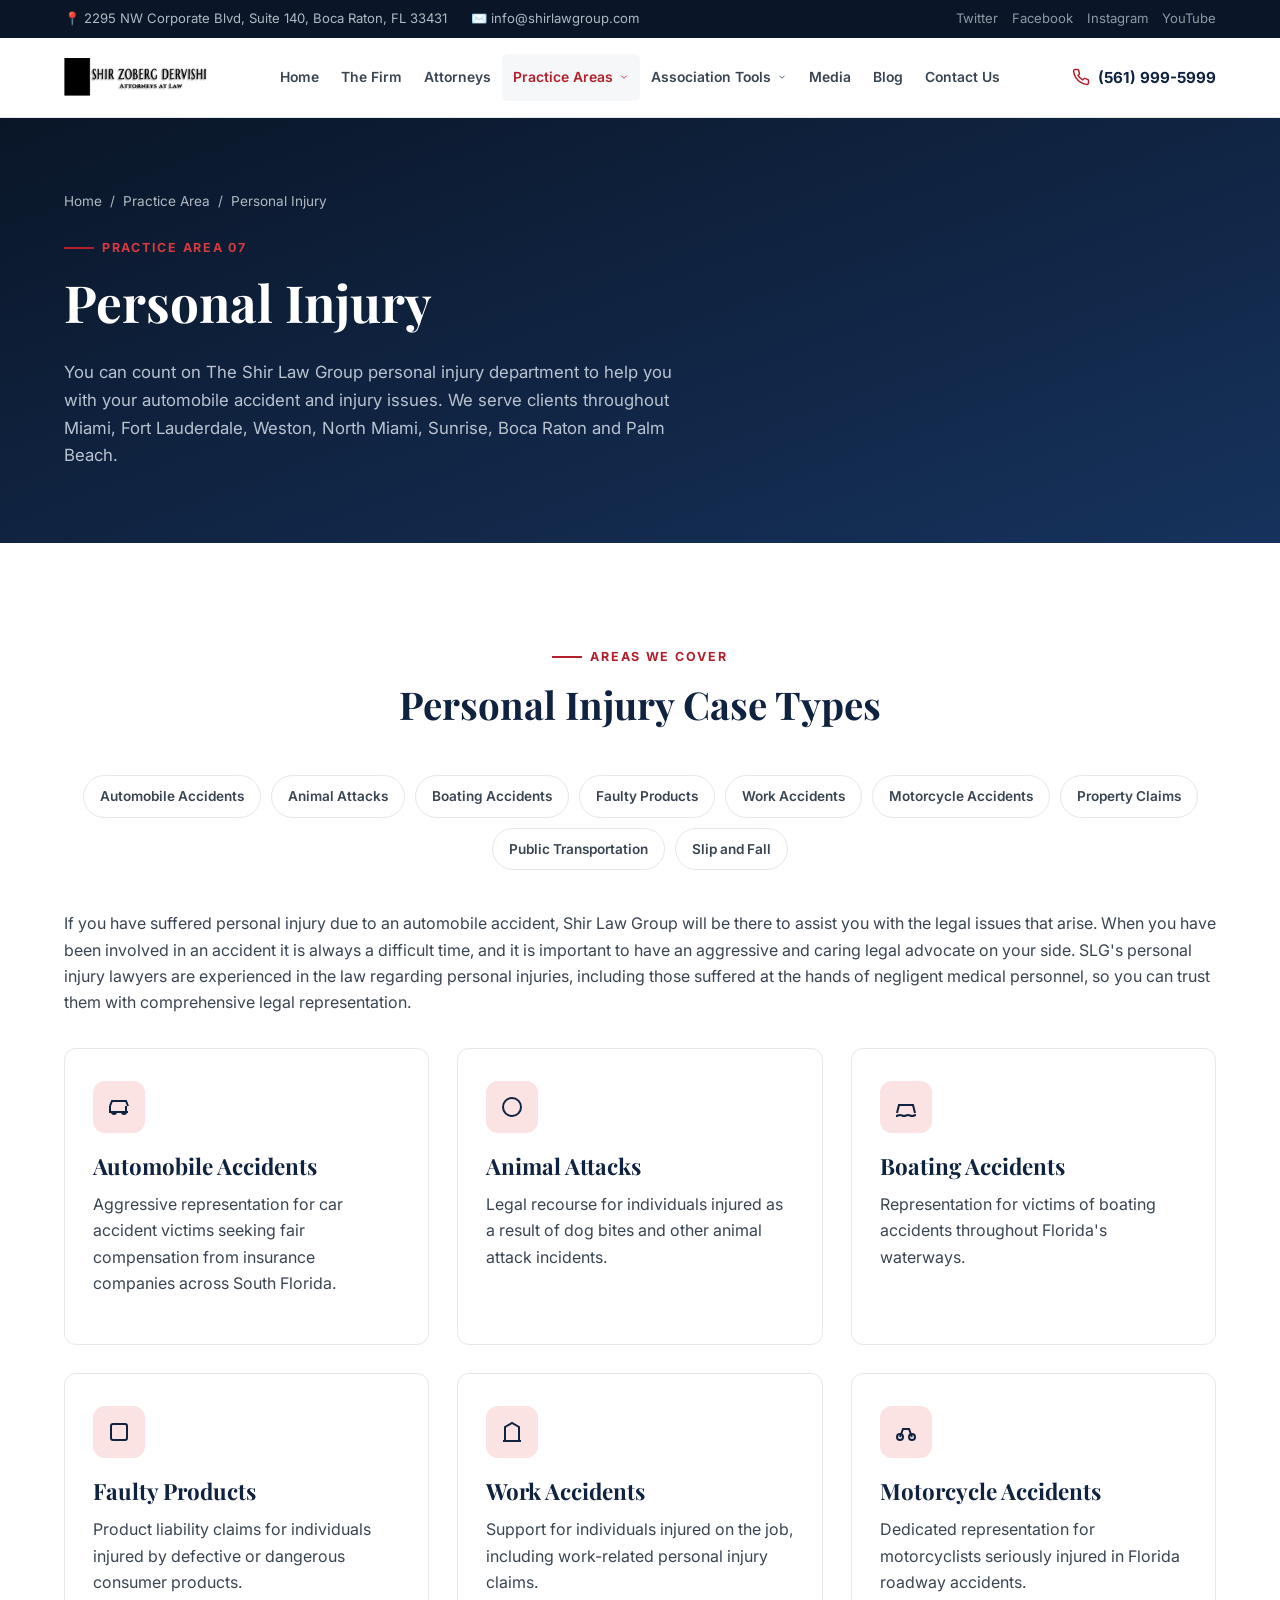
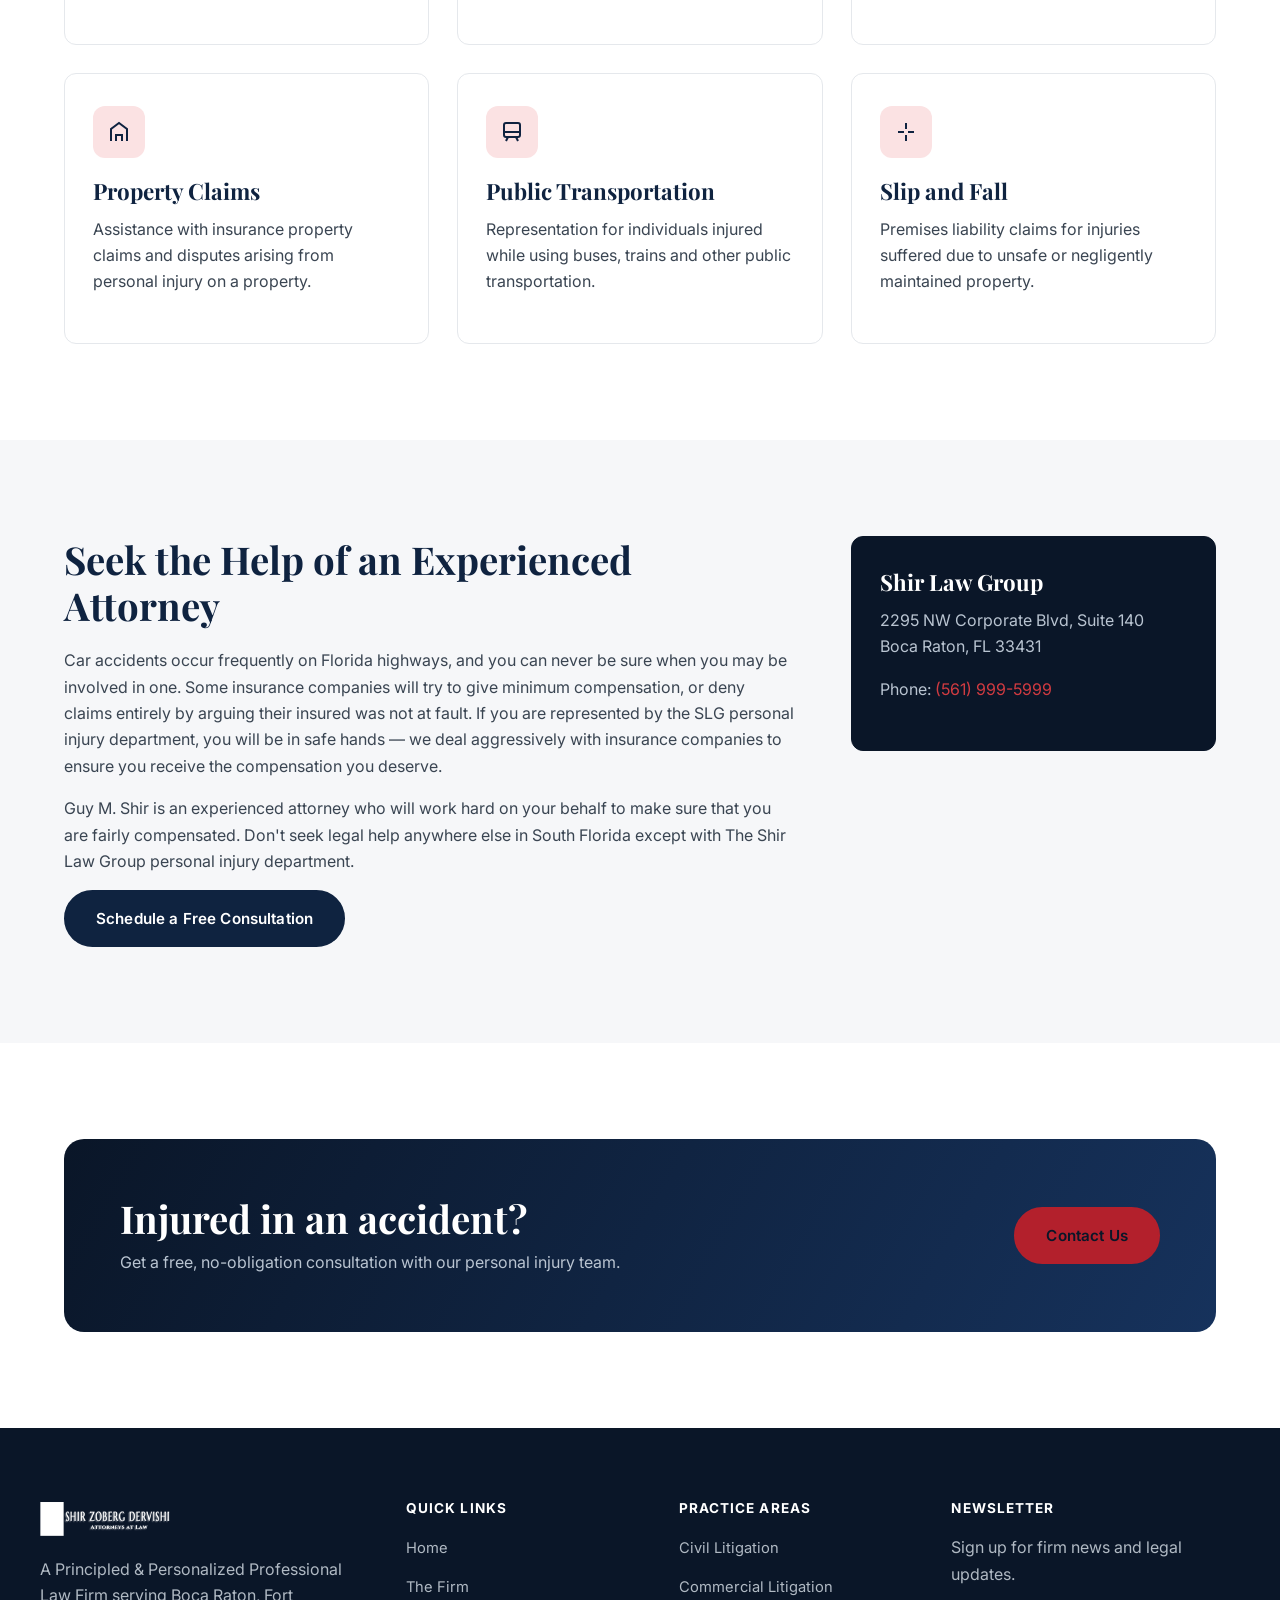
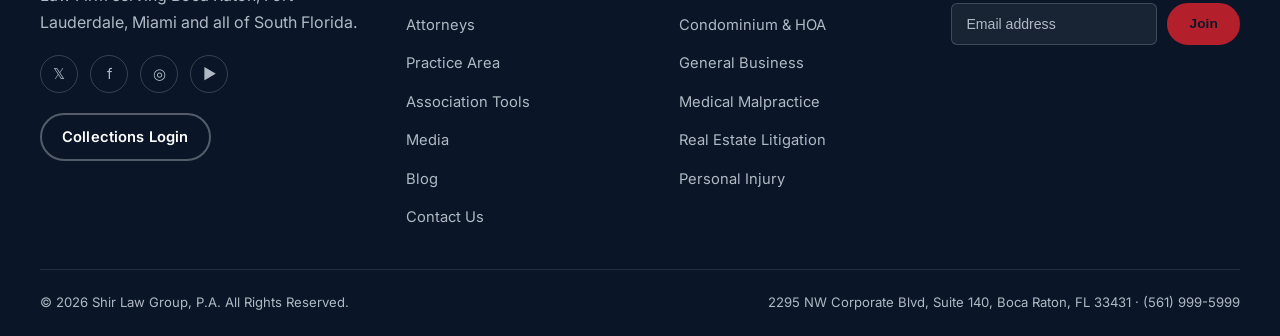
<file: personal-injury.html>
<!doctype html>
<html lang="en">
<head>
<meta charset="UTF-8" />
<meta name="viewport" content="width=device-width, initial-scale=1.0" />
<title>Personal Injury | Shir Law Group</title>
<meta name="description" content="Shir Law Group's personal injury attorneys help clients across Miami, Fort Lauderdale, Weston, Sunrise, Boca Raton and Palm Beach with automobile accidents, slip and falls, work injuries and more." />
<link rel="preconnect" href="https://fonts.googleapis.com">
<link rel="preconnect" href="https://fonts.gstatic.com" crossorigin>
<link href="https://fonts.googleapis.com/css2?family=Playfair+Display:wght@600;700;800&family=Inter:wght@400;500;600;700;800&display=swap" rel="stylesheet">
<link rel="stylesheet" href="css/styles.css?v=6" />
<link rel="icon" type="image/x-icon" href="favicon.ico">
<link rel="icon" type="image/png" sizes="32x32" href="favicon-32x32.png">
<link rel="icon" type="image/png" sizes="16x16" href="favicon-16x16.png">
<link rel="apple-touch-icon" sizes="180x180" href="apple-touch-icon.png">
</head>
<body>

<div class="topbar">
  <div class="container">
    <div class="topbar-contact">
      <span>📍 2295 NW Corporate Blvd, Suite 140, Boca Raton, FL 33431</span>
      <span>✉️ info@shirlawgroup.com</span>
    </div>
    <div class="topbar-social">
      <a href="https://twitter.com/shirlawgroup" target="_blank" rel="noopener">Twitter</a>
      <a href="https://www.facebook.com/shirlawgroup" target="_blank" rel="noopener">Facebook</a>
      <a href="https://www.instagram.com/shirlawgroup" target="_blank" rel="noopener">Instagram</a>
      <a href="https://www.youtube.com/channel/UC4AxBB0t0kmj9nC0djLXQow" target="_blank" rel="noopener">YouTube</a>
    </div>
  </div>
</div>

<header class="site-header">
  <div class="nav-wrap container">
    <a href="index.html" class="brand">
      <img src="images/logo/slg_logo-2.png" alt="Shir Law Group" class="brand-logo">
    </a>
    <nav class="main-nav" id="mainNav">
      <ul>
        <li><a class="nav-link" href="index.html">Home</a></li>
        <li><a class="nav-link" href="the-firm.html">The Firm</a></li>
        <li><a class="nav-link" href="attorneys.html">Attorneys</a></li>
        <li class="has-dropdown active">
          <a class="nav-link" href="practice-areas.html">Practice Areas
            <svg class="chevron" viewBox="0 0 24 24" fill="none" stroke="currentColor" stroke-width="2"><path d="M6 9l6 6 6-6"/></svg>
          </a>
          <div class="dropdown">
            <a href="civil-litigation.html"><span class="dot"></span>Civil Litigation</a>
            <a href="commercial-litigation.html"><span class="dot"></span>Commercial Litigation</a>
            <a href="community-association.html"><span class="dot"></span>Condominium &amp; HOA Representation</a>
            <a href="general-business.html"><span class="dot"></span>General Business Representation</a>
            <a href="medical-malpractice.html"><span class="dot"></span>Medical Malpractice</a>
            <a href="real-estate-litigation.html"><span class="dot"></span>Real Estate Litigation</a>
            <a href="personal-injury.html"><span class="dot"></span>Personal Injury</a>
          </div>
        </li>
        <li class="has-dropdown">
          <a class="nav-link" href="legislative-updates.html">Association Tools
            <svg class="chevron" viewBox="0 0 24 24" fill="none" stroke="currentColor" stroke-width="2"><path d="M6 9l6 6 6-6"/></svg>
          </a>
          <div class="dropdown">
            <a href="legislative-updates.html"><span class="dot"></span>2018 Legislation Updates</a>
            <a href="https://www.leg.state.fl.us/Statutes/index.cfm?App_mode=Display_Statute&amp;URL=0700-0799/0718/0718.html" target="_blank" rel="noopener"><span class="dot"></span>Condo Statute</a>
            <a href="https://www.myfloridalicense.com/DBPR/condominiums-timeshares-mobile-homes/" target="_blank" rel="noopener"><span class="dot"></span>Condo DBPR</a>
            <a href="https://flrules.org/gateway/division.asp?DivID=248" target="_blank" rel="noopener"><span class="dot"></span>Condo Administrative Rules</a>
            <a href="https://www.leg.state.fl.us/Statutes/index.cfm?App_mode=Display_Statute&amp;URL=0700-0799/0720/0720.html" target="_blank" rel="noopener"><span class="dot"></span>Homeowners Association Statutes</a>
          </div>
        </li>
        <li><a class="nav-link" href="media.html">Media</a></li>
        <li><a class="nav-link" href="blog.html">Blog</a></li>
        <li><a class="nav-link" href="contact.html">Contact Us</a></li>
      </ul>
    </nav>
    <div class="nav-cta">
      <a class="nav-phone" href="tel:5619995999">
        <svg width="18" height="18" viewBox="0 0 24 24" fill="none" stroke="currentColor" stroke-width="2"><path d="M22 16.92v3a2 2 0 0 1-2.18 2 19.79 19.79 0 0 1-8.63-3.07 19.5 19.5 0 0 1-6-6 19.79 19.79 0 0 1-3.07-8.67A2 2 0 0 1 4.11 2h3a2 2 0 0 1 2 1.72c.127.96.361 1.903.7 2.81a2 2 0 0 1-.45 2.11L8.09 9.91a16 16 0 0 0 6 6l1.27-1.27a2 2 0 0 1 2.11-.45c.907.339 1.85.573 2.81.7A2 2 0 0 1 22 16.92z"/></svg>
        <span>(561) 999-5999</span>
      </a>
      <button class="nav-toggle" id="navToggle" aria-label="Toggle menu" aria-expanded="false"><span></span></button>
    </div>
  </div>
</header>
<div class="nav-overlay" id="navOverlay"></div>

<main>
  <section class="page-hero">
    <div class="container">
      <div class="breadcrumbs"><a href="index.html">Home</a> / <a href="practice-areas.html">Practice Area</a> / <span>Personal Injury</span></div>
      <div class="eyebrow">Practice Area 07</div>
      <h1>Personal Injury</h1>
      <p>You can count on The Shir Law Group personal injury department to help you with your automobile accident and injury issues. We serve clients throughout Miami, Fort Lauderdale, Weston, North Miami, Sunrise, Boca Raton and Palm Beach.</p>
    </div>
  </section>

  <section class="section">
    <div class="container">
      <div class="section-head reveal">
        <div class="eyebrow" style="justify-content:center">Areas We Cover</div>
        <h2>Personal Injury Case Types</h2>
      </div>
      <div class="anchor-nav reveal" style="justify-content:center;margin-bottom:40px;">
        <a href="#automobile-accidents">Automobile Accidents</a>
        <a href="#animal-attacks">Animal Attacks</a>
        <a href="#boating-accidents">Boating Accidents</a>
        <a href="#faulty-products">Faulty Products</a>
        <a href="#work-accidents">Work Accidents</a>
        <a href="#motorcycle-accidents">Motorcycle Accidents</a>
        <a href="#property-claims">Property Claims</a>
        <a href="#public-transportation">Public Transportation</a>
        <a href="#slip-and-fall">Slip and Fall</a>
      </div>

      <p class="reveal">If you have suffered personal injury due to an automobile accident, Shir Law Group will be there to assist you with the legal issues that arise. When you have been involved in an accident it is always a difficult time, and it is important to have an aggressive and caring legal advocate on your side. SLG's personal injury lawyers are experienced in the law regarding personal injuries, including those suffered at the hands of negligent medical personnel, so you can trust them with comprehensive legal representation.</p>

      <div class="grid grid-3" style="margin-top:32px;">
        <div id="automobile-accidents" class="card reveal">
          <div class="card-icon"><svg width="24" height="24" viewBox="0 0 24 24" fill="none" stroke="currentColor" stroke-width="2"><path d="M5 17h14M5 17a2 2 0 104 0M15 17a2 2 0 104 0M3 11l2-5h14l2 5M3 11v6h2M19 11v6h2"/></svg></div>
          <h3>Automobile Accidents</h3>
          <p>Aggressive representation for car accident victims seeking fair compensation from insurance companies across South Florida.</p>
        </div>
        <div id="animal-attacks" class="card reveal">
          <div class="card-icon"><svg width="24" height="24" viewBox="0 0 24 24" fill="none" stroke="currentColor" stroke-width="2"><circle cx="12" cy="12" r="9"/></svg></div>
          <h3>Animal Attacks</h3>
          <p>Legal recourse for individuals injured as a result of dog bites and other animal attack incidents.</p>
        </div>
        <div id="boating-accidents" class="card reveal">
          <div class="card-icon"><svg width="24" height="24" viewBox="0 0 24 24" fill="none" stroke="currentColor" stroke-width="2"><path d="M3 18l2-8h14l2 8M2 21c2 0 2-1 4-1s2 1 4 1 2-1 4-1 2 1 4 1 2-1 4-1"/></svg></div>
          <h3>Boating Accidents</h3>
          <p>Representation for victims of boating accidents throughout Florida's waterways.</p>
        </div>
        <div id="faulty-products" class="card reveal">
          <div class="card-icon"><svg width="24" height="24" viewBox="0 0 24 24" fill="none" stroke="currentColor" stroke-width="2"><rect x="4" y="4" width="16" height="16" rx="2"/></svg></div>
          <h3>Faulty Products</h3>
          <p>Product liability claims for individuals injured by defective or dangerous consumer products.</p>
        </div>
        <div id="work-accidents" class="card reveal">
          <div class="card-icon"><svg width="24" height="24" viewBox="0 0 24 24" fill="none" stroke="currentColor" stroke-width="2"><path d="M3 21h18M5 21V7l7-4 7 4v14"/></svg></div>
          <h3>Work Accidents</h3>
          <p>Support for individuals injured on the job, including work-related personal injury claims.</p>
        </div>
        <div id="motorcycle-accidents" class="card reveal">
          <div class="card-icon"><svg width="24" height="24" viewBox="0 0 24 24" fill="none" stroke="currentColor" stroke-width="2"><circle cx="6" cy="17" r="3"/><circle cx="18" cy="17" r="3"/><path d="M6 17l3-8h6l3 8M9 9h4"/></svg></div>
          <h3>Motorcycle Accidents</h3>
          <p>Dedicated representation for motorcyclists seriously injured in Florida roadway accidents.</p>
        </div>
        <div id="property-claims" class="card reveal">
          <div class="card-icon"><svg width="24" height="24" viewBox="0 0 24 24" fill="none" stroke="currentColor" stroke-width="2"><path d="M4 21V9l8-6 8 6v12"/><path d="M9 21v-6h6v6"/></svg></div>
          <h3>Property Claims</h3>
          <p>Assistance with insurance property claims and disputes arising from personal injury on a property.</p>
        </div>
        <div id="public-transportation" class="card reveal">
          <div class="card-icon"><svg width="24" height="24" viewBox="0 0 24 24" fill="none" stroke="currentColor" stroke-width="2"><rect x="4" y="3" width="16" height="14" rx="2"/><path d="M4 12h16M8 17l-2 4M16 17l2 4"/></svg></div>
          <h3>Public Transportation</h3>
          <p>Representation for individuals injured while using buses, trains and other public transportation.</p>
        </div>
        <div id="slip-and-fall" class="card reveal">
          <div class="card-icon"><svg width="24" height="24" viewBox="0 0 24 24" fill="none" stroke="currentColor" stroke-width="2"><path d="M12 3v6M12 21v-6M4 12h6M14 12h6"/></svg></div>
          <h3>Slip and Fall</h3>
          <p>Premises liability claims for injuries suffered due to unsafe or negligently maintained property.</p>
        </div>
      </div>
    </div>
  </section>

  <section class="section bg-soft">
    <div class="container">
      <div class="grid" style="grid-template-columns: 2fr 1fr; gap:56px; align-items:start;">
        <div class="reveal">
          <h2>Seek the Help of an Experienced Attorney</h2>
          <p>Car accidents occur frequently on Florida highways, and you can never be sure when you may be involved in one. Some insurance companies will try to give minimum compensation, or deny claims entirely by arguing their insured was not at fault. If you are represented by the SLG personal injury department, you will be in safe hands — we deal aggressively with insurance companies to ensure you receive the compensation you deserve.</p>
          <p>Guy M. Shir is an experienced attorney who will work hard on your behalf to make sure that you are fairly compensated. Don't seek legal help anywhere else in South Florida except with The Shir Law Group personal injury department.</p>
          <a href="contact.html" class="btn btn-navy">Schedule a Free Consultation</a>
        </div>
        <aside class="reveal">
          <div class="card" style="background:var(--navy-950);border-color:var(--navy-950);color:#dfe6ee;">
            <h3 style="color:#fff;">Shir Law Group</h3>
            <p style="color:#b9c4d1;">2295 NW Corporate Blvd, Suite 140<br>Boca Raton, FL 33431</p>
            <p style="color:#b9c4d1;">Phone: <a href="tel:5619995999" style="color:var(--gold-400);">(561) 999-5999</a></p>
          </div>
        </aside>
      </div>
    </div>
  </section>

  <section class="section">
    <div class="container">
      <div class="cta-band reveal">
        <div>
          <h2>Injured in an accident?</h2>
          <p>Get a free, no-obligation consultation with our personal injury team.</p>
        </div>
        <a href="contact.html" class="btn btn-gold">Contact Us</a>
      </div>
    </div>
  </section>
</main>

<footer class="site-footer">
  <div class="container footer-top">
    <div class="footer-col">
      <div class="footer-brand"><img src="images/logo/slg_logo-2.png" alt="Shir Law Group" class="brand-logo brand-logo-invert"></div>
      <p>A Principled &amp; Personalized Professional Law Firm serving Boca Raton, Fort Lauderdale, Miami and all of South Florida.</p>
      <div class="footer-social">
        <a href="https://twitter.com/shirlawgroup" target="_blank" rel="noopener">𝕏</a>
        <a href="https://www.facebook.com/shirlawgroup" target="_blank" rel="noopener">f</a>
        <a href="https://www.instagram.com/shirlawgroup" target="_blank" rel="noopener">◎</a>
        <a href="https://www.youtube.com/channel/UC4AxBB0t0kmj9nC0djLXQow" target="_blank" rel="noopener">▶</a>
      </div>
      <a href="#" class="btn btn-outline btn-sm" style="margin-top:20px;color:#fff;border-color:rgba(255,255,255,0.3);">Collections Login</a>
    </div>
    <div class="footer-col">
      <h4>Quick Links</h4>
      <ul>
        <li><a href="index.html">Home</a></li>
        <li><a href="the-firm.html">The Firm</a></li>
        <li><a href="attorneys.html">Attorneys</a></li>
        <li><a href="practice-areas.html">Practice Area</a></li>
        <li><a href="legislative-updates.html">Association Tools</a></li>
        <li><a href="media.html">Media</a></li>
        <li><a href="blog.html">Blog</a></li>
        <li><a href="contact.html">Contact Us</a></li>
      </ul>
    </div>
    <div class="footer-col">
      <h4>Practice Areas</h4>
      <ul>
        <li><a href="civil-litigation.html">Civil Litigation</a></li>
        <li><a href="commercial-litigation.html">Commercial Litigation</a></li>
        <li><a href="community-association.html">Condominium &amp; HOA</a></li>
        <li><a href="general-business.html">General Business</a></li>
        <li><a href="medical-malpractice.html">Medical Malpractice</a></li>
        <li><a href="real-estate-litigation.html">Real Estate Litigation</a></li>
        <li><a href="personal-injury.html">Personal Injury</a></li>
      </ul>
    </div>
    <div class="footer-col">
      <h4>Newsletter</h4>
      <p>Sign up for firm news and legal updates.</p>
      <form class="newsletter-form" data-demo-form>
        <input type="email" placeholder="Email address" required />
        <button class="btn btn-gold btn-sm" type="submit">Join</button>
      </form>
      <div class="form-success" style="margin-top:12px;">Thanks for subscribing!</div>
    </div>
  </div>
  <div class="container footer-bottom">
    <span>&copy; 2026 Shir Law Group, P.A. All Rights Reserved.</span>
    <span>2295 NW Corporate Blvd, Suite 140, Boca Raton, FL 33431 &middot; (561) 999-5999</span>
  </div>
</footer>

<script src="js/main.js?v=6"></script>
</body>
</html>
</file>
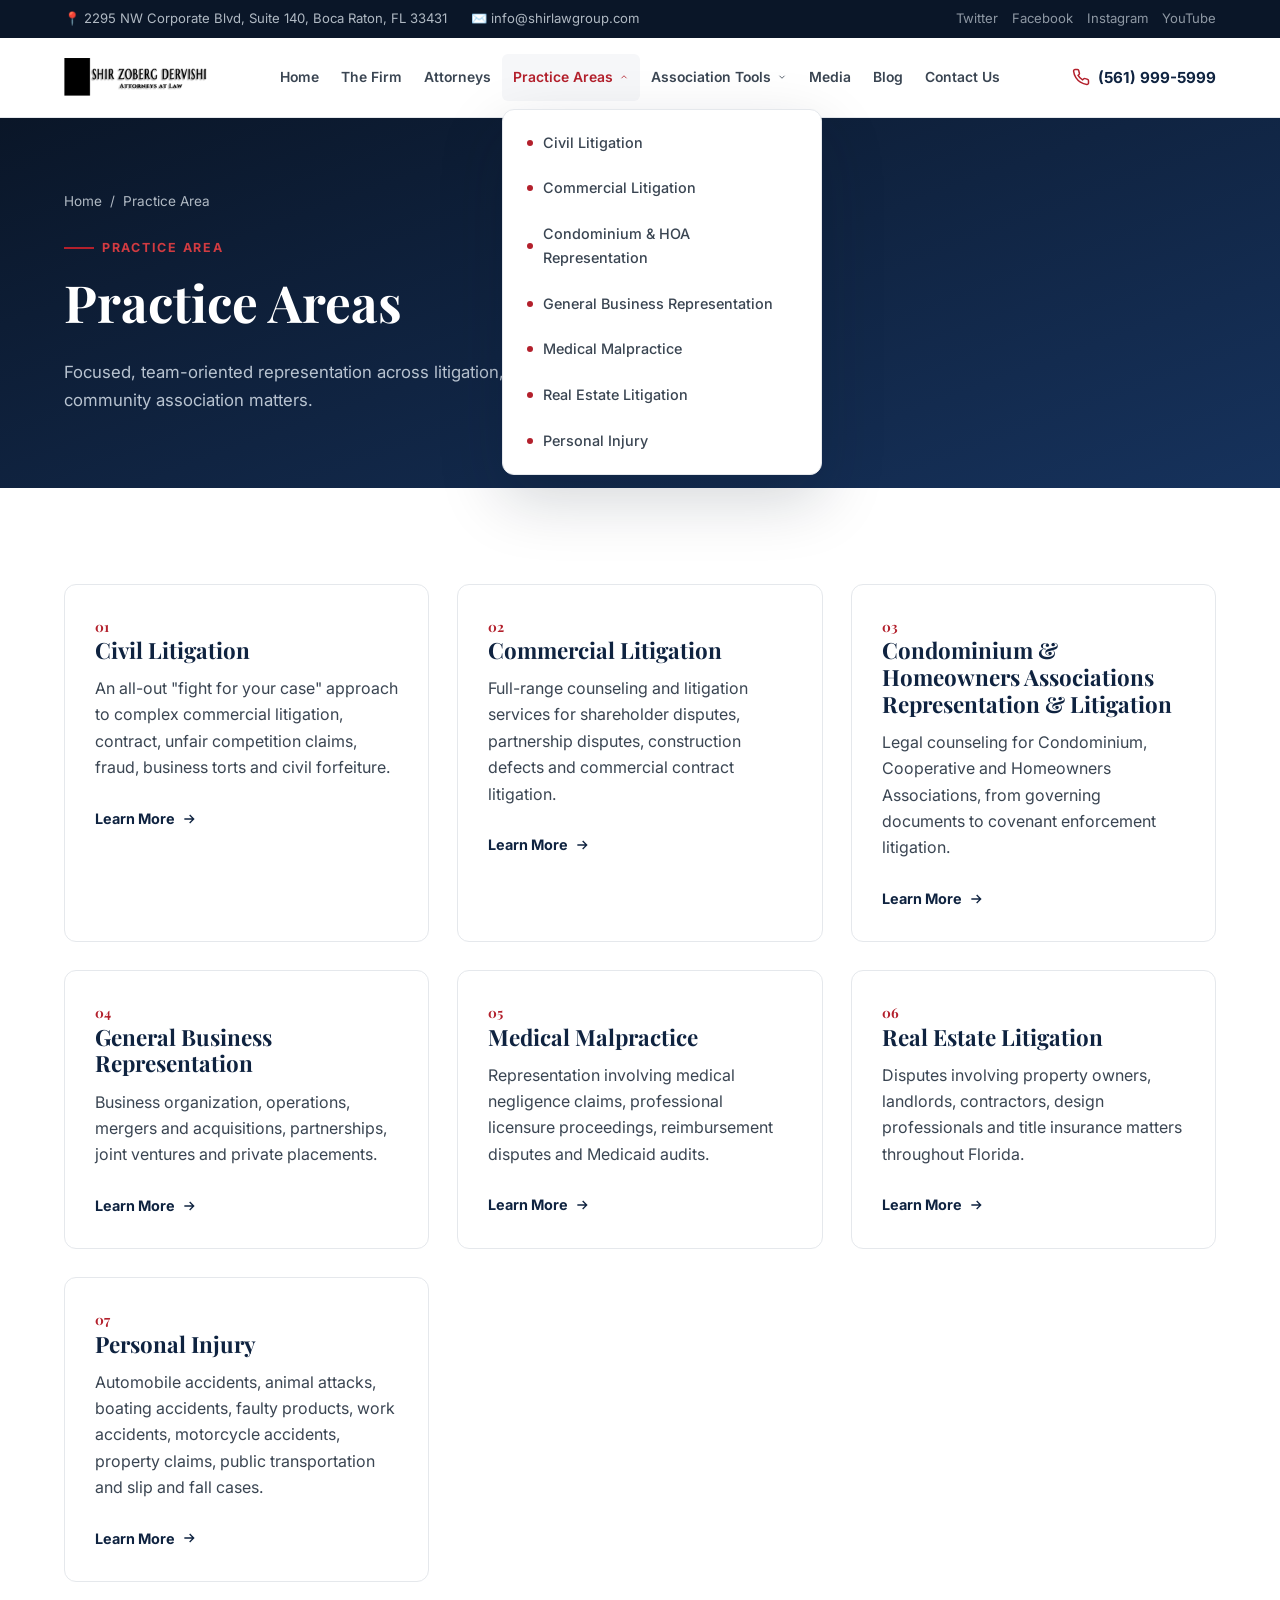
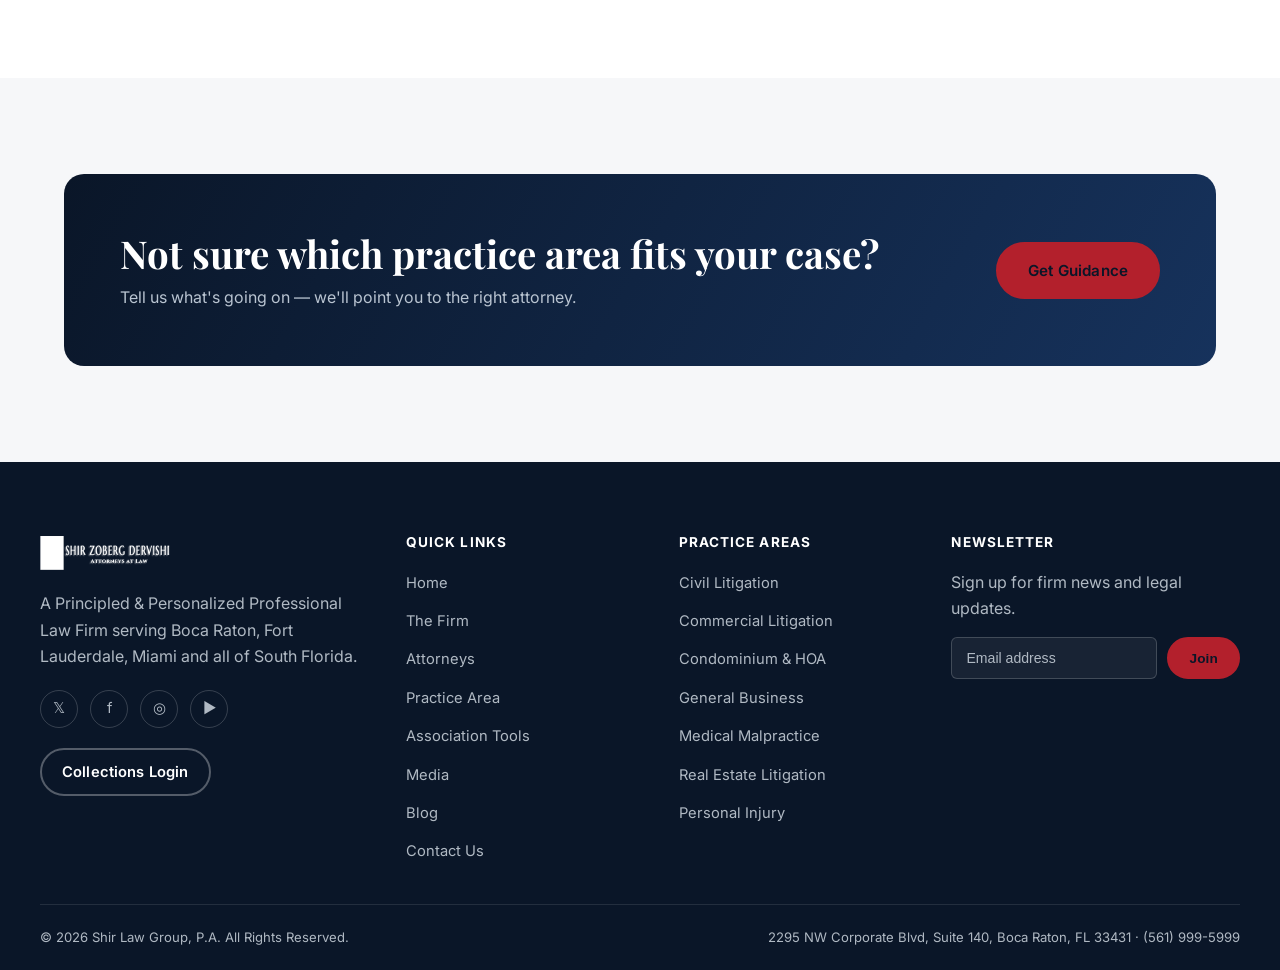
<file: practice-areas.html>
<!doctype html>
<html lang="en">
<head>
<meta charset="UTF-8" />
<meta name="viewport" content="width=device-width, initial-scale=1.0" />
<title>Practice Areas | Shir Law Group</title>
<meta name="description" content="Shir Law Group practice areas: Civil Litigation, Commercial Litigation, Condominium & HOA Representation, General Business Representation, Medical Malpractice, Real Estate Litigation and Personal Injury." />
<link rel="preconnect" href="https://fonts.googleapis.com">
<link rel="preconnect" href="https://fonts.gstatic.com" crossorigin>
<link href="https://fonts.googleapis.com/css2?family=Playfair+Display:wght@600;700;800&family=Inter:wght@400;500;600;700;800&display=swap" rel="stylesheet">
<link rel="stylesheet" href="css/styles.css?v=6" />
<link rel="icon" type="image/x-icon" href="favicon.ico">
<link rel="icon" type="image/png" sizes="32x32" href="favicon-32x32.png">
<link rel="icon" type="image/png" sizes="16x16" href="favicon-16x16.png">
<link rel="apple-touch-icon" sizes="180x180" href="apple-touch-icon.png">
</head>
<body>

<div class="topbar">
  <div class="container">
    <div class="topbar-contact">
      <span>📍 2295 NW Corporate Blvd, Suite 140, Boca Raton, FL 33431</span>
      <span>✉️ info@shirlawgroup.com</span>
    </div>
    <div class="topbar-social">
      <a href="https://twitter.com/shirlawgroup" target="_blank" rel="noopener">Twitter</a>
      <a href="https://www.facebook.com/shirlawgroup" target="_blank" rel="noopener">Facebook</a>
      <a href="https://www.instagram.com/shirlawgroup" target="_blank" rel="noopener">Instagram</a>
      <a href="https://www.youtube.com/channel/UC4AxBB0t0kmj9nC0djLXQow" target="_blank" rel="noopener">YouTube</a>
    </div>
  </div>
</div>

<header class="site-header">
  <div class="nav-wrap container">
    <a href="index.html" class="brand">
      <img src="images/logo/slg_logo-2.png" alt="Shir Law Group" class="brand-logo">
    </a>
    <nav class="main-nav" id="mainNav">
      <ul>
        <li><a class="nav-link" href="index.html">Home</a></li>
        <li><a class="nav-link" href="the-firm.html">The Firm</a></li>
        <li><a class="nav-link" href="attorneys.html">Attorneys</a></li>
        <li class="has-dropdown active open">
          <a class="nav-link" href="practice-areas.html">Practice Areas
            <svg class="chevron" viewBox="0 0 24 24" fill="none" stroke="currentColor" stroke-width="2"><path d="M6 9l6 6 6-6"/></svg>
          </a>
          <div class="dropdown">
            <a href="civil-litigation.html"><span class="dot"></span>Civil Litigation</a>
            <a href="commercial-litigation.html"><span class="dot"></span>Commercial Litigation</a>
            <a href="community-association.html"><span class="dot"></span>Condominium &amp; HOA Representation</a>
            <a href="general-business.html"><span class="dot"></span>General Business Representation</a>
            <a href="medical-malpractice.html"><span class="dot"></span>Medical Malpractice</a>
            <a href="real-estate-litigation.html"><span class="dot"></span>Real Estate Litigation</a>
            <a href="personal-injury.html"><span class="dot"></span>Personal Injury</a>
          </div>
        </li>
        <li class="has-dropdown">
          <a class="nav-link" href="legislative-updates.html">Association Tools
            <svg class="chevron" viewBox="0 0 24 24" fill="none" stroke="currentColor" stroke-width="2"><path d="M6 9l6 6 6-6"/></svg>
          </a>
          <div class="dropdown">
            <a href="legislative-updates.html"><span class="dot"></span>2018 Legislation Updates</a>
            <a href="https://www.leg.state.fl.us/Statutes/index.cfm?App_mode=Display_Statute&amp;URL=0700-0799/0718/0718.html" target="_blank" rel="noopener"><span class="dot"></span>Condo Statute</a>
            <a href="https://www.myfloridalicense.com/DBPR/condominiums-timeshares-mobile-homes/" target="_blank" rel="noopener"><span class="dot"></span>Condo DBPR</a>
            <a href="https://flrules.org/gateway/division.asp?DivID=248" target="_blank" rel="noopener"><span class="dot"></span>Condo Administrative Rules</a>
            <a href="https://www.leg.state.fl.us/Statutes/index.cfm?App_mode=Display_Statute&amp;URL=0700-0799/0720/0720.html" target="_blank" rel="noopener"><span class="dot"></span>Homeowners Association Statutes</a>
          </div>
        </li>
        <li><a class="nav-link" href="media.html">Media</a></li>
        <li><a class="nav-link" href="blog.html">Blog</a></li>
        <li><a class="nav-link" href="contact.html">Contact Us</a></li>
      </ul>
    </nav>
    <div class="nav-cta">
      <a class="nav-phone" href="tel:5619995999">
        <svg width="18" height="18" viewBox="0 0 24 24" fill="none" stroke="currentColor" stroke-width="2"><path d="M22 16.92v3a2 2 0 0 1-2.18 2 19.79 19.79 0 0 1-8.63-3.07 19.5 19.5 0 0 1-6-6 19.79 19.79 0 0 1-3.07-8.67A2 2 0 0 1 4.11 2h3a2 2 0 0 1 2 1.72c.127.96.361 1.903.7 2.81a2 2 0 0 1-.45 2.11L8.09 9.91a16 16 0 0 0 6 6l1.27-1.27a2 2 0 0 1 2.11-.45c.907.339 1.85.573 2.81.7A2 2 0 0 1 22 16.92z"/></svg>
        <span>(561) 999-5999</span>
      </a>
      <button class="nav-toggle" id="navToggle" aria-label="Toggle menu" aria-expanded="false"><span></span></button>
    </div>
  </div>
</header>
<div class="nav-overlay" id="navOverlay"></div>

<main>
  <section class="page-hero">
    <div class="container">
      <div class="breadcrumbs"><a href="index.html">Home</a> / <span>Practice Area</span></div>
      <div class="eyebrow">Practice Area</div>
      <h1>Practice Areas</h1>
      <p>Focused, team-oriented representation across litigation, transactional and community association matters.</p>
    </div>
  </section>

  <section class="section">
    <div class="container">
      <div class="grid grid-3">
        <a href="civil-litigation.html" class="practice-card reveal">
          <div class="num">01</div>
          <h3>Civil Litigation</h3>
          <p>An all-out "fight for your case" approach to complex commercial litigation, contract, unfair competition claims, fraud, business torts and civil forfeiture.</p>
          <span class="card-link">Learn More <svg width="16" height="16" viewBox="0 0 24 24" fill="none" stroke="currentColor" stroke-width="2"><path d="M5 12h14M13 6l6 6-6 6"/></svg></span>
        </a>
        <a href="commercial-litigation.html" class="practice-card reveal">
          <div class="num">02</div>
          <h3>Commercial Litigation</h3>
          <p>Full-range counseling and litigation services for shareholder disputes, partnership disputes, construction defects and commercial contract litigation.</p>
          <span class="card-link">Learn More <svg width="16" height="16" viewBox="0 0 24 24" fill="none" stroke="currentColor" stroke-width="2"><path d="M5 12h14M13 6l6 6-6 6"/></svg></span>
        </a>
        <a href="community-association.html" class="practice-card reveal">
          <div class="num">03</div>
          <h3>Condominium &amp; Homeowners Associations Representation &amp; Litigation</h3>
          <p>Legal counseling for Condominium, Cooperative and Homeowners Associations, from governing documents to covenant enforcement litigation.</p>
          <span class="card-link">Learn More <svg width="16" height="16" viewBox="0 0 24 24" fill="none" stroke="currentColor" stroke-width="2"><path d="M5 12h14M13 6l6 6-6 6"/></svg></span>
        </a>
        <a href="general-business.html" class="practice-card reveal">
          <div class="num">04</div>
          <h3>General Business Representation</h3>
          <p>Business organization, operations, mergers and acquisitions, partnerships, joint ventures and private placements.</p>
          <span class="card-link">Learn More <svg width="16" height="16" viewBox="0 0 24 24" fill="none" stroke="currentColor" stroke-width="2"><path d="M5 12h14M13 6l6 6-6 6"/></svg></span>
        </a>
        <a href="medical-malpractice.html" class="practice-card reveal">
          <div class="num">05</div>
          <h3>Medical Malpractice</h3>
          <p>Representation involving medical negligence claims, professional licensure proceedings, reimbursement disputes and Medicaid audits.</p>
          <span class="card-link">Learn More <svg width="16" height="16" viewBox="0 0 24 24" fill="none" stroke="currentColor" stroke-width="2"><path d="M5 12h14M13 6l6 6-6 6"/></svg></span>
        </a>
        <a href="real-estate-litigation.html" class="practice-card reveal">
          <div class="num">06</div>
          <h3>Real Estate Litigation</h3>
          <p>Disputes involving property owners, landlords, contractors, design professionals and title insurance matters throughout Florida.</p>
          <span class="card-link">Learn More <svg width="16" height="16" viewBox="0 0 24 24" fill="none" stroke="currentColor" stroke-width="2"><path d="M5 12h14M13 6l6 6-6 6"/></svg></span>
        </a>
        <a href="personal-injury.html" class="practice-card reveal">
          <div class="num">07</div>
          <h3>Personal Injury</h3>
          <p>Automobile accidents, animal attacks, boating accidents, faulty products, work accidents, motorcycle accidents, property claims, public transportation and slip and fall cases.</p>
          <span class="card-link">Learn More <svg width="16" height="16" viewBox="0 0 24 24" fill="none" stroke="currentColor" stroke-width="2"><path d="M5 12h14M13 6l6 6-6 6"/></svg></span>
        </a>
      </div>
    </div>
  </section>

  <section class="section bg-soft">
    <div class="container">
      <div class="cta-band reveal">
        <div>
          <h2>Not sure which practice area fits your case?</h2>
          <p>Tell us what's going on — we'll point you to the right attorney.</p>
        </div>
        <a href="contact.html" class="btn btn-gold">Get Guidance</a>
      </div>
    </div>
  </section>
</main>

<footer class="site-footer">
  <div class="container footer-top">
    <div class="footer-col">
      <div class="footer-brand"><img src="images/logo/slg_logo-2.png" alt="Shir Law Group" class="brand-logo brand-logo-invert"></div>
      <p>A Principled &amp; Personalized Professional Law Firm serving Boca Raton, Fort Lauderdale, Miami and all of South Florida.</p>
      <div class="footer-social">
        <a href="https://twitter.com/shirlawgroup" target="_blank" rel="noopener">𝕏</a>
        <a href="https://www.facebook.com/shirlawgroup" target="_blank" rel="noopener">f</a>
        <a href="https://www.instagram.com/shirlawgroup" target="_blank" rel="noopener">◎</a>
        <a href="https://www.youtube.com/channel/UC4AxBB0t0kmj9nC0djLXQow" target="_blank" rel="noopener">▶</a>
      </div>
      <a href="#" class="btn btn-outline btn-sm" style="margin-top:20px;color:#fff;border-color:rgba(255,255,255,0.3);">Collections Login</a>
    </div>
    <div class="footer-col">
      <h4>Quick Links</h4>
      <ul>
        <li><a href="index.html">Home</a></li>
        <li><a href="the-firm.html">The Firm</a></li>
        <li><a href="attorneys.html">Attorneys</a></li>
        <li><a href="practice-areas.html">Practice Area</a></li>
        <li><a href="legislative-updates.html">Association Tools</a></li>
        <li><a href="media.html">Media</a></li>
        <li><a href="blog.html">Blog</a></li>
        <li><a href="contact.html">Contact Us</a></li>
      </ul>
    </div>
    <div class="footer-col">
      <h4>Practice Areas</h4>
      <ul>
        <li><a href="civil-litigation.html">Civil Litigation</a></li>
        <li><a href="commercial-litigation.html">Commercial Litigation</a></li>
        <li><a href="community-association.html">Condominium &amp; HOA</a></li>
        <li><a href="general-business.html">General Business</a></li>
        <li><a href="medical-malpractice.html">Medical Malpractice</a></li>
        <li><a href="real-estate-litigation.html">Real Estate Litigation</a></li>
        <li><a href="personal-injury.html">Personal Injury</a></li>
      </ul>
    </div>
    <div class="footer-col">
      <h4>Newsletter</h4>
      <p>Sign up for firm news and legal updates.</p>
      <form class="newsletter-form" data-demo-form>
        <input type="email" placeholder="Email address" required />
        <button class="btn btn-gold btn-sm" type="submit">Join</button>
      </form>
      <div class="form-success" style="margin-top:12px;">Thanks for subscribing!</div>
    </div>
  </div>
  <div class="container footer-bottom">
    <span>&copy; 2026 Shir Law Group, P.A. All Rights Reserved.</span>
    <span>2295 NW Corporate Blvd, Suite 140, Boca Raton, FL 33431 &middot; (561) 999-5999</span>
  </div>
</footer>

<script src="js/main.js?v=6"></script>
</body>
</html>
</file>
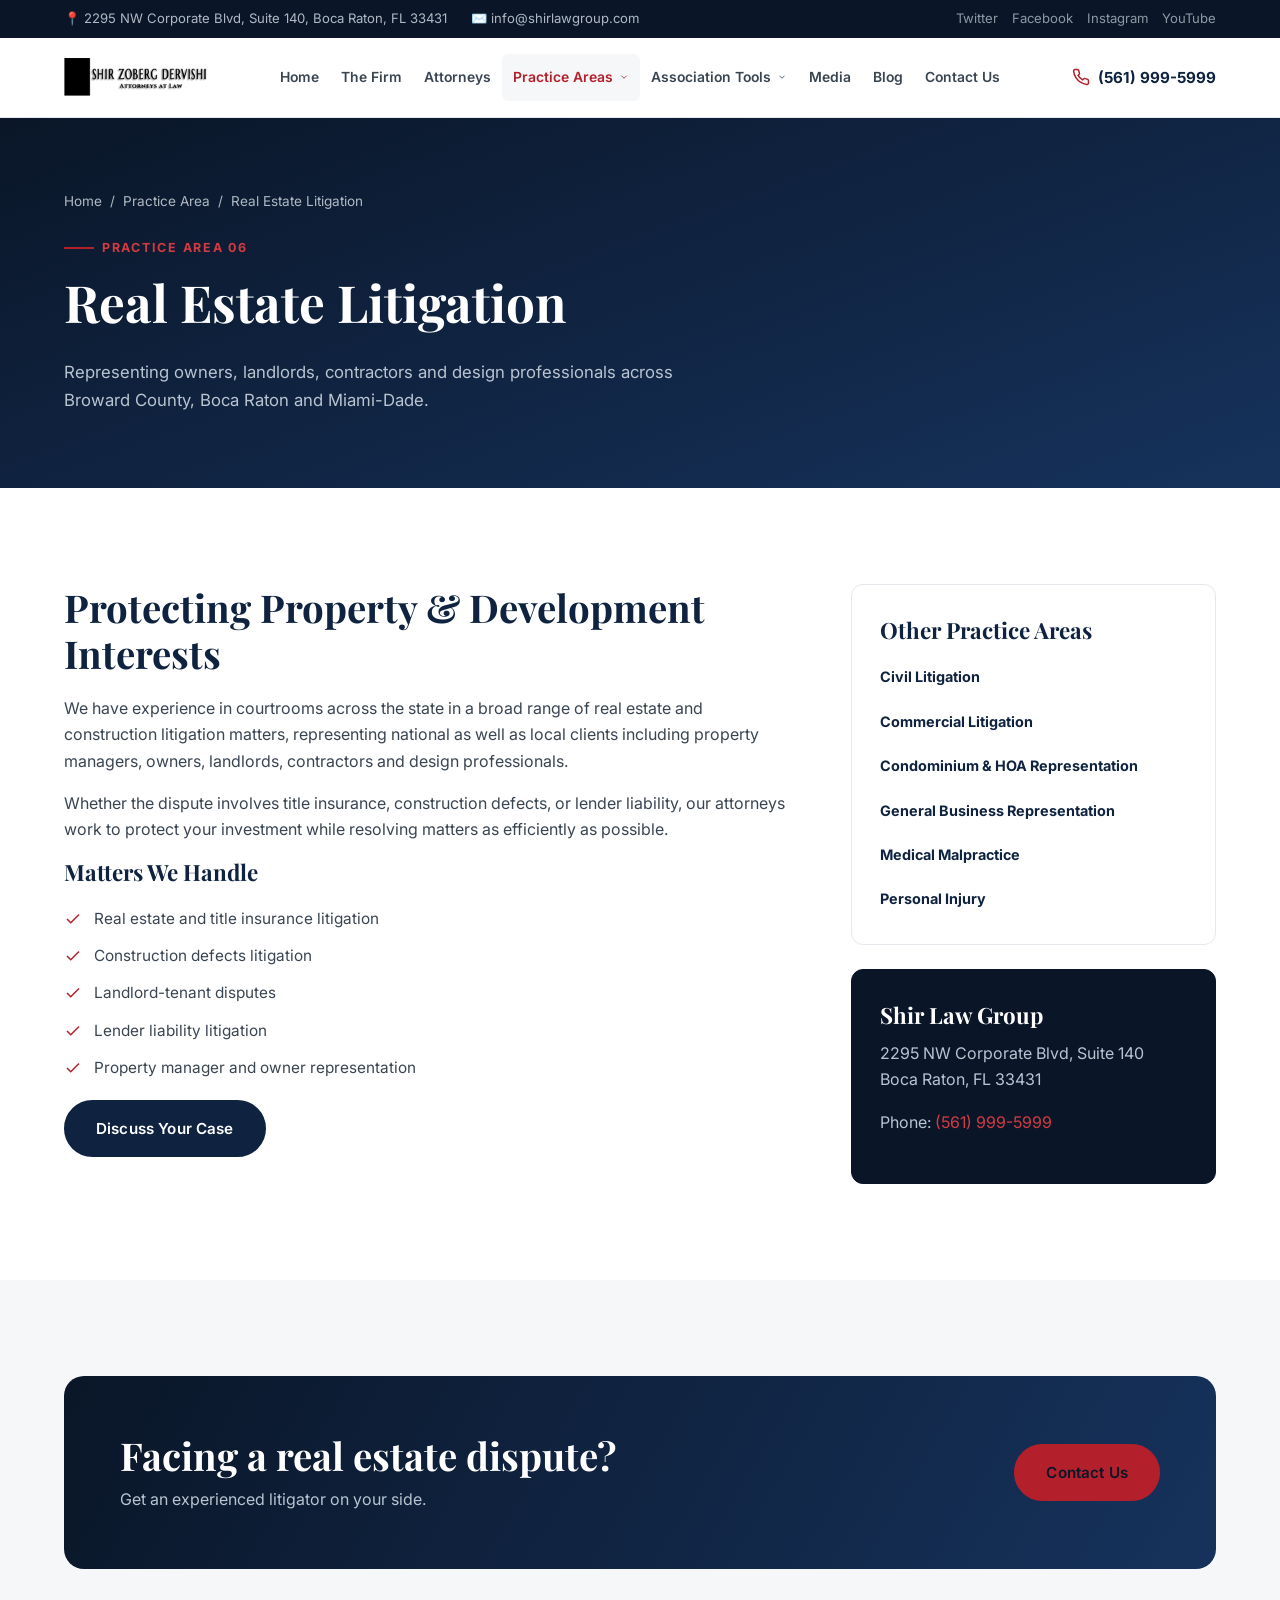
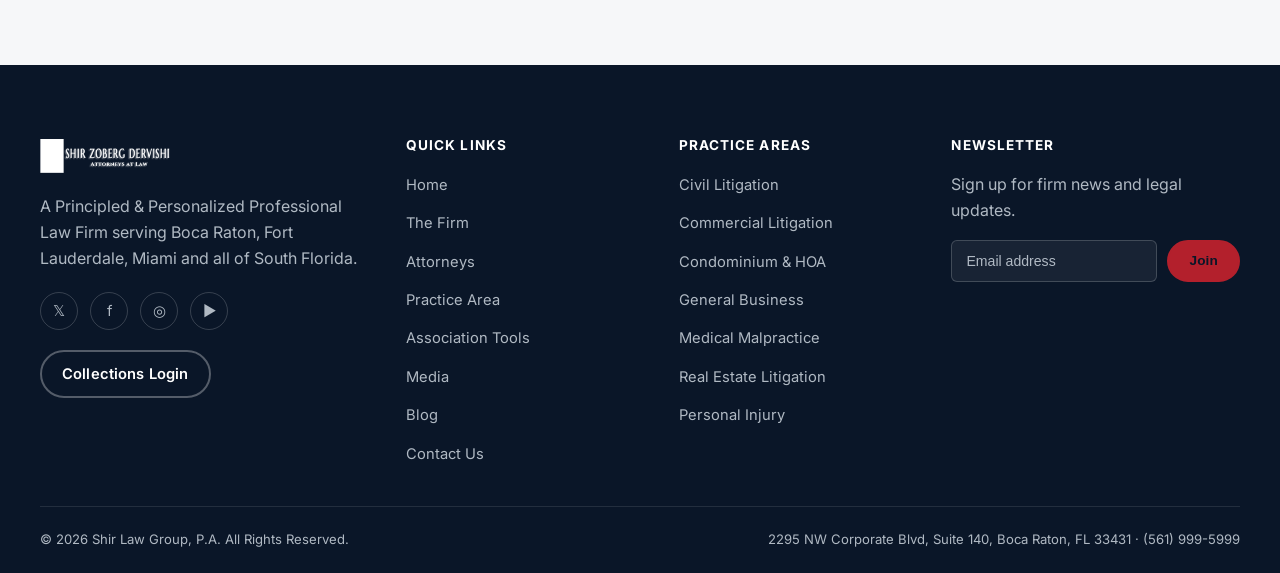
<file: real-estate-litigation.html>
<!doctype html>
<html lang="en">
<head>
<meta charset="UTF-8" />
<meta name="viewport" content="width=device-width, initial-scale=1.0" />
<title>Real Estate Litigation | Shir Law Group</title>
<meta name="description" content="Shir Law Group represents property owners, landlords, contractors, design professionals and title insurers in real estate and construction litigation throughout Broward, Boca Raton and Miami-Dade." />
<link rel="preconnect" href="https://fonts.googleapis.com">
<link rel="preconnect" href="https://fonts.gstatic.com" crossorigin>
<link href="https://fonts.googleapis.com/css2?family=Playfair+Display:wght@600;700;800&family=Inter:wght@400;500;600;700;800&display=swap" rel="stylesheet">
<link rel="stylesheet" href="css/styles.css?v=6" />
<link rel="icon" type="image/x-icon" href="favicon.ico">
<link rel="icon" type="image/png" sizes="32x32" href="favicon-32x32.png">
<link rel="icon" type="image/png" sizes="16x16" href="favicon-16x16.png">
<link rel="apple-touch-icon" sizes="180x180" href="apple-touch-icon.png">
</head>
<body>

<div class="topbar">
  <div class="container">
    <div class="topbar-contact">
      <span>📍 2295 NW Corporate Blvd, Suite 140, Boca Raton, FL 33431</span>
      <span>✉️ info@shirlawgroup.com</span>
    </div>
    <div class="topbar-social">
      <a href="https://twitter.com/shirlawgroup" target="_blank" rel="noopener">Twitter</a>
      <a href="https://www.facebook.com/shirlawgroup" target="_blank" rel="noopener">Facebook</a>
      <a href="https://www.instagram.com/shirlawgroup" target="_blank" rel="noopener">Instagram</a>
      <a href="https://www.youtube.com/channel/UC4AxBB0t0kmj9nC0djLXQow" target="_blank" rel="noopener">YouTube</a>
    </div>
  </div>
</div>

<header class="site-header">
  <div class="nav-wrap container">
    <a href="index.html" class="brand">
      <img src="images/logo/slg_logo-2.png" alt="Shir Law Group" class="brand-logo">
    </a>
    <nav class="main-nav" id="mainNav">
      <ul>
        <li><a class="nav-link" href="index.html">Home</a></li>
        <li><a class="nav-link" href="the-firm.html">The Firm</a></li>
        <li><a class="nav-link" href="attorneys.html">Attorneys</a></li>
        <li class="has-dropdown active">
          <a class="nav-link" href="practice-areas.html">Practice Areas
            <svg class="chevron" viewBox="0 0 24 24" fill="none" stroke="currentColor" stroke-width="2"><path d="M6 9l6 6 6-6"/></svg>
          </a>
          <div class="dropdown">
            <a href="civil-litigation.html"><span class="dot"></span>Civil Litigation</a>
            <a href="commercial-litigation.html"><span class="dot"></span>Commercial Litigation</a>
            <a href="community-association.html"><span class="dot"></span>Condominium &amp; HOA Representation</a>
            <a href="general-business.html"><span class="dot"></span>General Business Representation</a>
            <a href="medical-malpractice.html"><span class="dot"></span>Medical Malpractice</a>
            <a href="real-estate-litigation.html"><span class="dot"></span>Real Estate Litigation</a>
            <a href="personal-injury.html"><span class="dot"></span>Personal Injury</a>
          </div>
        </li>
        <li class="has-dropdown">
          <a class="nav-link" href="legislative-updates.html">Association Tools
            <svg class="chevron" viewBox="0 0 24 24" fill="none" stroke="currentColor" stroke-width="2"><path d="M6 9l6 6 6-6"/></svg>
          </a>
          <div class="dropdown">
            <a href="legislative-updates.html"><span class="dot"></span>2018 Legislation Updates</a>
            <a href="https://www.leg.state.fl.us/Statutes/index.cfm?App_mode=Display_Statute&amp;URL=0700-0799/0718/0718.html" target="_blank" rel="noopener"><span class="dot"></span>Condo Statute</a>
            <a href="https://www.myfloridalicense.com/DBPR/condominiums-timeshares-mobile-homes/" target="_blank" rel="noopener"><span class="dot"></span>Condo DBPR</a>
            <a href="https://flrules.org/gateway/division.asp?DivID=248" target="_blank" rel="noopener"><span class="dot"></span>Condo Administrative Rules</a>
            <a href="https://www.leg.state.fl.us/Statutes/index.cfm?App_mode=Display_Statute&amp;URL=0700-0799/0720/0720.html" target="_blank" rel="noopener"><span class="dot"></span>Homeowners Association Statutes</a>
          </div>
        </li>
        <li><a class="nav-link" href="media.html">Media</a></li>
        <li><a class="nav-link" href="blog.html">Blog</a></li>
        <li><a class="nav-link" href="contact.html">Contact Us</a></li>
      </ul>
    </nav>
    <div class="nav-cta">
      <a class="nav-phone" href="tel:5619995999">
        <svg width="18" height="18" viewBox="0 0 24 24" fill="none" stroke="currentColor" stroke-width="2"><path d="M22 16.92v3a2 2 0 0 1-2.18 2 19.79 19.79 0 0 1-8.63-3.07 19.5 19.5 0 0 1-6-6 19.79 19.79 0 0 1-3.07-8.67A2 2 0 0 1 4.11 2h3a2 2 0 0 1 2 1.72c.127.96.361 1.903.7 2.81a2 2 0 0 1-.45 2.11L8.09 9.91a16 16 0 0 0 6 6l1.27-1.27a2 2 0 0 1 2.11-.45c.907.339 1.85.573 2.81.7A2 2 0 0 1 22 16.92z"/></svg>
        <span>(561) 999-5999</span>
      </a>
      <button class="nav-toggle" id="navToggle" aria-label="Toggle menu" aria-expanded="false"><span></span></button>
    </div>
  </div>
</header>
<div class="nav-overlay" id="navOverlay"></div>

<main>
  <section class="page-hero">
    <div class="container">
      <div class="breadcrumbs"><a href="index.html">Home</a> / <a href="practice-areas.html">Practice Area</a> / <span>Real Estate Litigation</span></div>
      <div class="eyebrow">Practice Area 06</div>
      <h1>Real Estate Litigation</h1>
      <p>Representing owners, landlords, contractors and design professionals across Broward County, Boca Raton and Miami-Dade.</p>
    </div>
  </section>

  <section class="section">
    <div class="container">
      <div class="grid" style="grid-template-columns: 2fr 1fr; gap:56px; align-items:start;">
        <div class="reveal">
          <h2>Protecting Property &amp; Development Interests</h2>
          <p>We have experience in courtrooms across the state in a broad range of real estate and construction litigation matters, representing national as well as local clients including property managers, owners, landlords, contractors and design professionals.</p>
          <p>Whether the dispute involves title insurance, construction defects, or lender liability, our attorneys work to protect your investment while resolving matters as efficiently as possible.</p>
          <h3>Matters We Handle</h3>
          <ul class="check-list">
            <li><svg width="18" height="18" viewBox="0 0 24 24" fill="none" stroke="currentColor" stroke-width="2"><path d="M20 6L9 17l-5-5"/></svg> Real estate and title insurance litigation</li>
            <li><svg width="18" height="18" viewBox="0 0 24 24" fill="none" stroke="currentColor" stroke-width="2"><path d="M20 6L9 17l-5-5"/></svg> Construction defects litigation</li>
            <li><svg width="18" height="18" viewBox="0 0 24 24" fill="none" stroke="currentColor" stroke-width="2"><path d="M20 6L9 17l-5-5"/></svg> Landlord-tenant disputes</li>
            <li><svg width="18" height="18" viewBox="0 0 24 24" fill="none" stroke="currentColor" stroke-width="2"><path d="M20 6L9 17l-5-5"/></svg> Lender liability litigation</li>
            <li><svg width="18" height="18" viewBox="0 0 24 24" fill="none" stroke="currentColor" stroke-width="2"><path d="M20 6L9 17l-5-5"/></svg> Property manager and owner representation</li>
          </ul>
          <a href="contact.html" class="btn btn-navy">Discuss Your Case</a>
        </div>
        <aside class="reveal">
          <div class="card">
            <h3>Other Practice Areas</h3>
            <ul style="display:grid;gap:10px;margin-top:12px;">
              <li><a href="civil-litigation.html" class="card-link">Civil Litigation</a></li>
              <li><a href="commercial-litigation.html" class="card-link">Commercial Litigation</a></li>
              <li><a href="community-association.html" class="card-link">Condominium &amp; HOA Representation</a></li>
              <li><a href="general-business.html" class="card-link">General Business Representation</a></li>
              <li><a href="medical-malpractice.html" class="card-link">Medical Malpractice</a></li>
              <li><a href="personal-injury.html" class="card-link">Personal Injury</a></li>
            </ul>
          </div>
          <div class="card" style="margin-top:24px;background:var(--navy-950);border-color:var(--navy-950);color:#dfe6ee;">
            <h3 style="color:#fff;">Shir Law Group</h3>
            <p style="color:#b9c4d1;">2295 NW Corporate Blvd, Suite 140<br>Boca Raton, FL 33431</p>
            <p style="color:#b9c4d1;">Phone: <a href="tel:5619995999" style="color:var(--gold-400);">(561) 999-5999</a></p>
          </div>
        </aside>
      </div>
    </div>
  </section>

  <section class="section bg-soft">
    <div class="container">
      <div class="cta-band reveal">
        <div>
          <h2>Facing a real estate dispute?</h2>
          <p>Get an experienced litigator on your side.</p>
        </div>
        <a href="contact.html" class="btn btn-gold">Contact Us</a>
      </div>
    </div>
  </section>
</main>

<footer class="site-footer">
  <div class="container footer-top">
    <div class="footer-col">
      <div class="footer-brand"><img src="images/logo/slg_logo-2.png" alt="Shir Law Group" class="brand-logo brand-logo-invert"></div>
      <p>A Principled &amp; Personalized Professional Law Firm serving Boca Raton, Fort Lauderdale, Miami and all of South Florida.</p>
      <div class="footer-social">
        <a href="https://twitter.com/shirlawgroup" target="_blank" rel="noopener">𝕏</a>
        <a href="https://www.facebook.com/shirlawgroup" target="_blank" rel="noopener">f</a>
        <a href="https://www.instagram.com/shirlawgroup" target="_blank" rel="noopener">◎</a>
        <a href="https://www.youtube.com/channel/UC4AxBB0t0kmj9nC0djLXQow" target="_blank" rel="noopener">▶</a>
      </div>
      <a href="#" class="btn btn-outline btn-sm" style="margin-top:20px;color:#fff;border-color:rgba(255,255,255,0.3);">Collections Login</a>
    </div>
    <div class="footer-col">
      <h4>Quick Links</h4>
      <ul>
        <li><a href="index.html">Home</a></li>
        <li><a href="the-firm.html">The Firm</a></li>
        <li><a href="attorneys.html">Attorneys</a></li>
        <li><a href="practice-areas.html">Practice Area</a></li>
        <li><a href="legislative-updates.html">Association Tools</a></li>
        <li><a href="media.html">Media</a></li>
        <li><a href="blog.html">Blog</a></li>
        <li><a href="contact.html">Contact Us</a></li>
      </ul>
    </div>
    <div class="footer-col">
      <h4>Practice Areas</h4>
      <ul>
        <li><a href="civil-litigation.html">Civil Litigation</a></li>
        <li><a href="commercial-litigation.html">Commercial Litigation</a></li>
        <li><a href="community-association.html">Condominium &amp; HOA</a></li>
        <li><a href="general-business.html">General Business</a></li>
        <li><a href="medical-malpractice.html">Medical Malpractice</a></li>
        <li><a href="real-estate-litigation.html">Real Estate Litigation</a></li>
        <li><a href="personal-injury.html">Personal Injury</a></li>
      </ul>
    </div>
    <div class="footer-col">
      <h4>Newsletter</h4>
      <p>Sign up for firm news and legal updates.</p>
      <form class="newsletter-form" data-demo-form>
        <input type="email" placeholder="Email address" required />
        <button class="btn btn-gold btn-sm" type="submit">Join</button>
      </form>
      <div class="form-success" style="margin-top:12px;">Thanks for subscribing!</div>
    </div>
  </div>
  <div class="container footer-bottom">
    <span>&copy; 2026 Shir Law Group, P.A. All Rights Reserved.</span>
    <span>2295 NW Corporate Blvd, Suite 140, Boca Raton, FL 33431 &middot; (561) 999-5999</span>
  </div>
</footer>

<script src="js/main.js?v=6"></script>
</body>
</html>
</file>
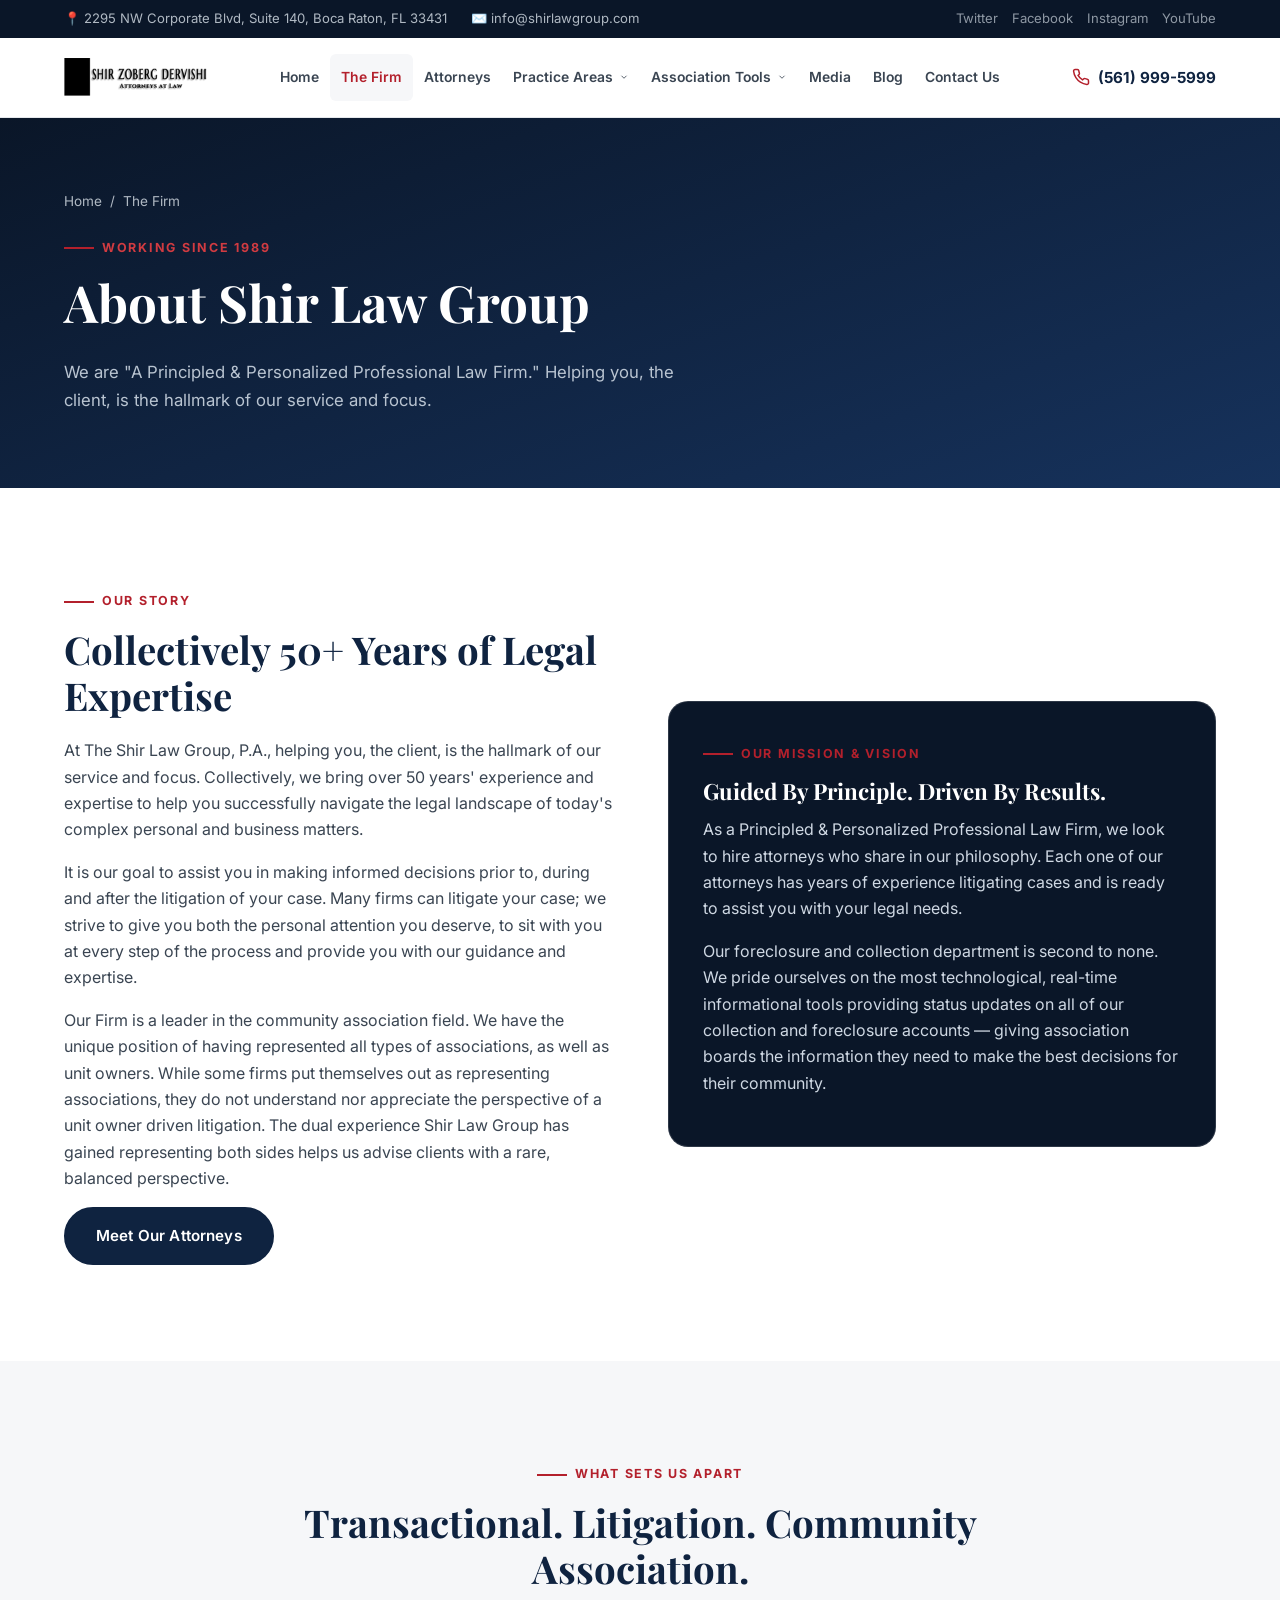
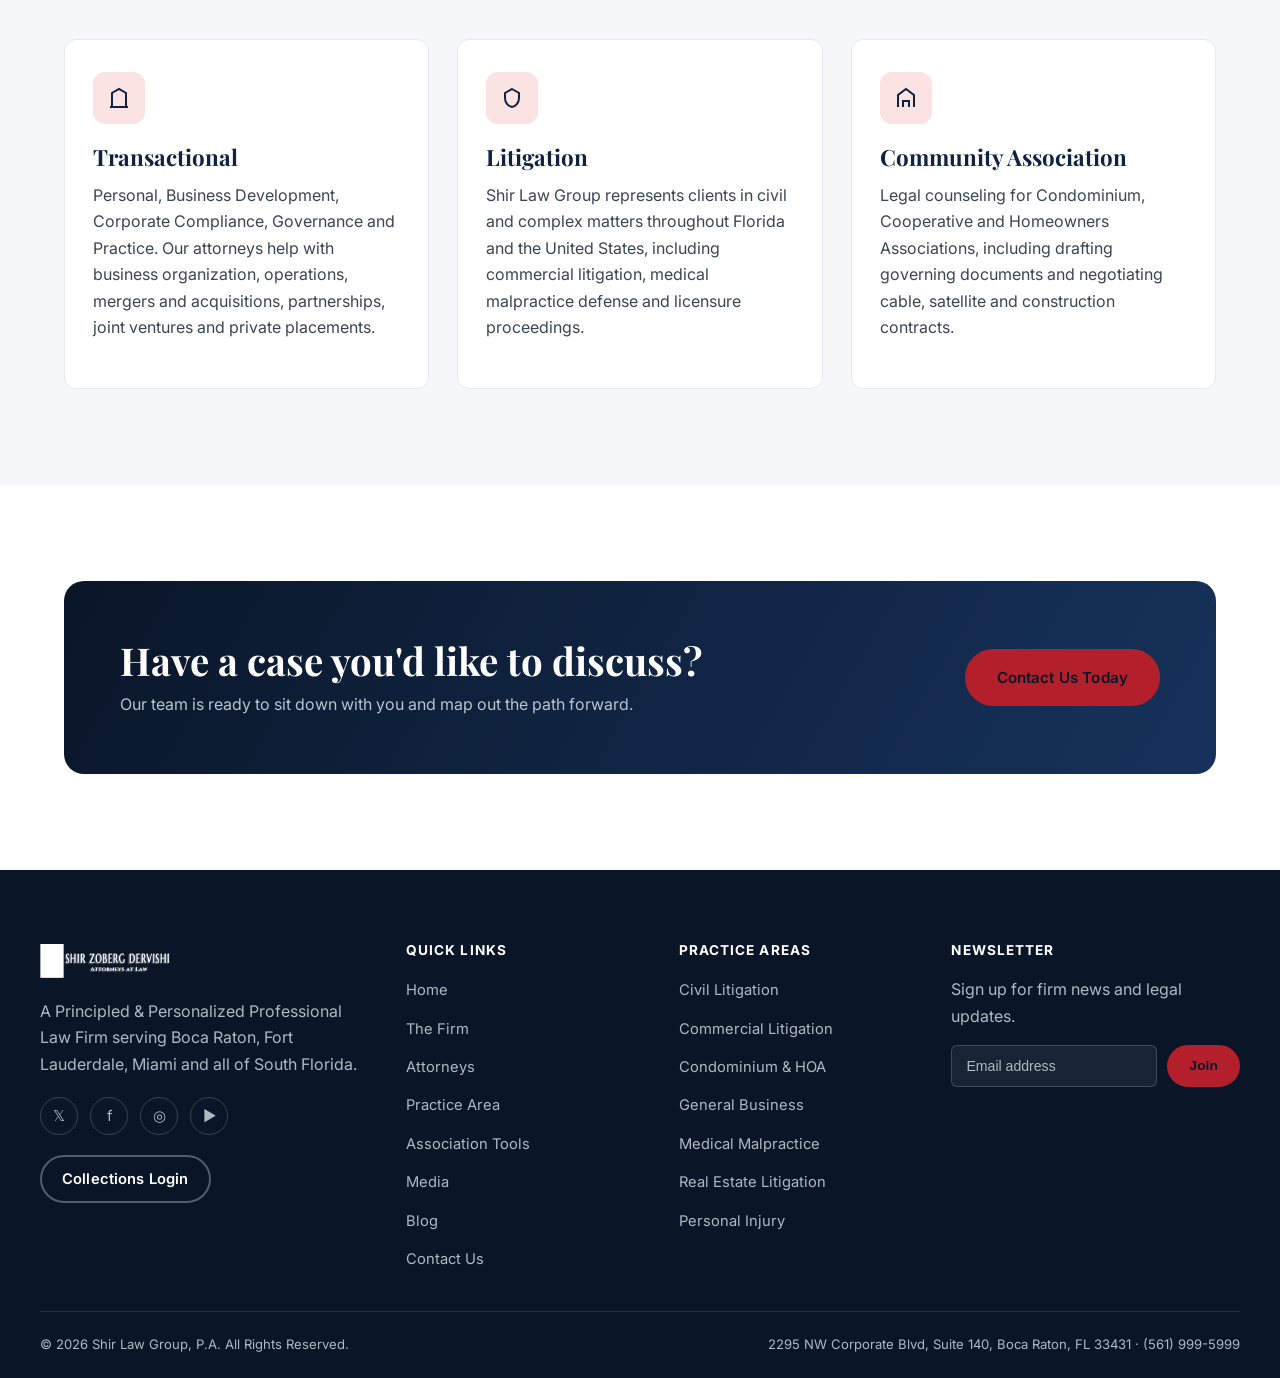
<file: the-firm.html>
<!doctype html>
<html lang="en">
<head>
<meta charset="UTF-8" />
<meta name="viewport" content="width=device-width, initial-scale=1.0" />
<title>The Firm | Shir Law Group</title>
<meta name="description" content="Learn about Shir Law Group, P.A. — a principled and personalized professional law firm serving Boca Raton and South Florida since 1989." />
<link rel="preconnect" href="https://fonts.googleapis.com">
<link rel="preconnect" href="https://fonts.gstatic.com" crossorigin>
<link href="https://fonts.googleapis.com/css2?family=Playfair+Display:wght@600;700;800&family=Inter:wght@400;500;600;700;800&display=swap" rel="stylesheet">
<link rel="stylesheet" href="css/styles.css?v=6" />
<link rel="icon" type="image/x-icon" href="favicon.ico">
<link rel="icon" type="image/png" sizes="32x32" href="favicon-32x32.png">
<link rel="icon" type="image/png" sizes="16x16" href="favicon-16x16.png">
<link rel="apple-touch-icon" sizes="180x180" href="apple-touch-icon.png">
</head>
<body>

<div class="topbar">
  <div class="container">
    <div class="topbar-contact">
      <span>📍 2295 NW Corporate Blvd, Suite 140, Boca Raton, FL 33431</span>
      <span>✉️ info@shirlawgroup.com</span>
    </div>
    <div class="topbar-social">
      <a href="https://twitter.com/shirlawgroup" target="_blank" rel="noopener">Twitter</a>
      <a href="https://www.facebook.com/shirlawgroup" target="_blank" rel="noopener">Facebook</a>
      <a href="https://www.instagram.com/shirlawgroup" target="_blank" rel="noopener">Instagram</a>
      <a href="https://www.youtube.com/channel/UC4AxBB0t0kmj9nC0djLXQow" target="_blank" rel="noopener">YouTube</a>
    </div>
  </div>
</div>

<header class="site-header">
  <div class="nav-wrap container">
    <a href="index.html" class="brand">
      <img src="images/logo/slg_logo-2.png" alt="Shir Law Group" class="brand-logo">
    </a>
    <nav class="main-nav" id="mainNav">
      <ul>
        <li><a class="nav-link" href="index.html">Home</a></li>
        <li class="active"><a class="nav-link" href="the-firm.html">The Firm</a></li>
        <li><a class="nav-link" href="attorneys.html">Attorneys</a></li>
        <li class="has-dropdown">
          <a class="nav-link" href="practice-areas.html">Practice Areas
            <svg class="chevron" viewBox="0 0 24 24" fill="none" stroke="currentColor" stroke-width="2"><path d="M6 9l6 6 6-6"/></svg>
          </a>
          <div class="dropdown">
            <a href="civil-litigation.html"><span class="dot"></span>Civil Litigation</a>
            <a href="commercial-litigation.html"><span class="dot"></span>Commercial Litigation</a>
            <a href="community-association.html"><span class="dot"></span>Condominium &amp; HOA Representation</a>
            <a href="general-business.html"><span class="dot"></span>General Business Representation</a>
            <a href="medical-malpractice.html"><span class="dot"></span>Medical Malpractice</a>
            <a href="real-estate-litigation.html"><span class="dot"></span>Real Estate Litigation</a>
            <a href="personal-injury.html"><span class="dot"></span>Personal Injury</a>
          </div>
        </li>
        <li class="has-dropdown">
          <a class="nav-link" href="legislative-updates.html">Association Tools
            <svg class="chevron" viewBox="0 0 24 24" fill="none" stroke="currentColor" stroke-width="2"><path d="M6 9l6 6 6-6"/></svg>
          </a>
          <div class="dropdown">
            <a href="legislative-updates.html"><span class="dot"></span>2018 Legislation Updates</a>
            <a href="https://www.leg.state.fl.us/Statutes/index.cfm?App_mode=Display_Statute&amp;URL=0700-0799/0718/0718.html" target="_blank" rel="noopener"><span class="dot"></span>Condo Statute</a>
            <a href="https://www.myfloridalicense.com/DBPR/condominiums-timeshares-mobile-homes/" target="_blank" rel="noopener"><span class="dot"></span>Condo DBPR</a>
            <a href="https://flrules.org/gateway/division.asp?DivID=248" target="_blank" rel="noopener"><span class="dot"></span>Condo Administrative Rules</a>
            <a href="https://www.leg.state.fl.us/Statutes/index.cfm?App_mode=Display_Statute&amp;URL=0700-0799/0720/0720.html" target="_blank" rel="noopener"><span class="dot"></span>Homeowners Association Statutes</a>
          </div>
        </li>
        <li><a class="nav-link" href="media.html">Media</a></li>
        <li><a class="nav-link" href="blog.html">Blog</a></li>
        <li><a class="nav-link" href="contact.html">Contact Us</a></li>
      </ul>
    </nav>
    <div class="nav-cta">
      <a class="nav-phone" href="tel:5619995999">
        <svg width="18" height="18" viewBox="0 0 24 24" fill="none" stroke="currentColor" stroke-width="2"><path d="M22 16.92v3a2 2 0 0 1-2.18 2 19.79 19.79 0 0 1-8.63-3.07 19.5 19.5 0 0 1-6-6 19.79 19.79 0 0 1-3.07-8.67A2 2 0 0 1 4.11 2h3a2 2 0 0 1 2 1.72c.127.96.361 1.903.7 2.81a2 2 0 0 1-.45 2.11L8.09 9.91a16 16 0 0 0 6 6l1.27-1.27a2 2 0 0 1 2.11-.45c.907.339 1.85.573 2.81.7A2 2 0 0 1 22 16.92z"/></svg>
        <span>(561) 999-5999</span>
      </a>
      <button class="nav-toggle" id="navToggle" aria-label="Toggle menu" aria-expanded="false"><span></span></button>
    </div>
  </div>
</header>
<div class="nav-overlay" id="navOverlay"></div>

<main>
  <section class="page-hero">
    <div class="container">
      <div class="breadcrumbs"><a href="index.html">Home</a> / <span>The Firm</span></div>
      <div class="eyebrow">Working Since 1989</div>
      <h1>About Shir Law Group</h1>
      <p>We are "A Principled &amp; Personalized Professional Law Firm." Helping you, the client, is the hallmark of our service and focus.</p>
    </div>
  </section>

  <section class="section">
    <div class="container">
      <div class="grid grid-2" style="align-items:center;gap:56px;">
        <div class="reveal">
          <div class="eyebrow">Our Story</div>
          <h2>Collectively 50+ Years of Legal Expertise</h2>
          <p>At The Shir Law Group, P.A., helping you, the client, is the hallmark of our service and focus. Collectively, we bring over 50 years' experience and expertise to help you successfully navigate the legal landscape of today's complex personal and business matters.</p>
          <p>It is our goal to assist you in making informed decisions prior to, during and after the litigation of your case. Many firms can litigate your case; we strive to give you both the personal attention you deserve, to sit with you at every step of the process and provide you with our guidance and expertise.</p>
          <p>Our Firm is a leader in the community association field. We have the unique position of having represented all types of associations, as well as unit owners. While some firms put themselves out as representing associations, they do not understand nor appreciate the perspective of a unit owner driven litigation. The dual experience Shir Law Group has gained representing both sides helps us advise clients with a rare, balanced perspective.</p>
          <a href="attorneys.html" class="btn btn-navy">Meet Our Attorneys</a>
        </div>
        <div class="hero-card reveal" style="background:var(--navy-950);">
          <div class="eyebrow">Our Mission &amp; Vision</div>
          <h3>Guided By Principle. Driven By Results.</h3>
          <p style="color:#cfd8e3;">As a Principled &amp; Personalized Professional Law Firm, we look to hire attorneys who share in our philosophy. Each one of our attorneys has years of experience litigating cases and is ready to assist you with your legal needs.</p>
          <p style="color:#cfd8e3;">Our foreclosure and collection department is second to none. We pride ourselves on the most technological, real-time informational tools providing status updates on all of our collection and foreclosure accounts — giving association boards the information they need to make the best decisions for their community.</p>
        </div>
      </div>
    </div>
  </section>

  <section class="section bg-soft">
    <div class="container">
      <div class="section-head reveal">
        <div class="eyebrow" style="justify-content:center">What Sets Us Apart</div>
        <h2>Transactional. Litigation. Community Association.</h2>
      </div>
      <div class="grid grid-3">
        <div class="card reveal">
          <div class="card-icon"><svg width="24" height="24" viewBox="0 0 24 24" fill="none" stroke="currentColor" stroke-width="2"><path d="M3 21h18M5 21V7l7-4 7 4v14M9 9h.01M15 9h.01M9 13h.01M15 13h.01"/></svg></div>
          <h3>Transactional</h3>
          <p>Personal, Business Development, Corporate Compliance, Governance and Practice. Our attorneys help with business organization, operations, mergers and acquisitions, partnerships, joint ventures and private placements.</p>
        </div>
        <div class="card reveal">
          <div class="card-icon"><svg width="24" height="24" viewBox="0 0 24 24" fill="none" stroke="currentColor" stroke-width="2"><path d="M12 3l7 4v5c0 5-3.5 8.5-7 9-3.5-.5-7-4-7-9V7l7-4z"/></svg></div>
          <h3>Litigation</h3>
          <p>Shir Law Group represents clients in civil and complex matters throughout Florida and the United States, including commercial litigation, medical malpractice defense and licensure proceedings.</p>
        </div>
        <div class="card reveal">
          <div class="card-icon"><svg width="24" height="24" viewBox="0 0 24 24" fill="none" stroke="currentColor" stroke-width="2"><path d="M4 21V9l8-6 8 6v12"/><path d="M9 21v-6h6v6"/></svg></div>
          <h3>Community Association</h3>
          <p>Legal counseling for Condominium, Cooperative and Homeowners Associations, including drafting governing documents and negotiating cable, satellite and construction contracts.</p>
        </div>
      </div>
    </div>
  </section>

  <section class="section">
    <div class="container">
      <div class="cta-band reveal">
        <div>
          <h2>Have a case you'd like to discuss?</h2>
          <p>Our team is ready to sit down with you and map out the path forward.</p>
        </div>
        <a href="contact.html" class="btn btn-gold">Contact Us Today</a>
      </div>
    </div>
  </section>
</main>

<footer class="site-footer">
  <div class="container footer-top">
    <div class="footer-col">
      <div class="footer-brand"><img src="images/logo/slg_logo-2.png" alt="Shir Law Group" class="brand-logo brand-logo-invert"></div>
      <p>A Principled &amp; Personalized Professional Law Firm serving Boca Raton, Fort Lauderdale, Miami and all of South Florida.</p>
      <div class="footer-social">
        <a href="https://twitter.com/shirlawgroup" target="_blank" rel="noopener">𝕏</a>
        <a href="https://www.facebook.com/shirlawgroup" target="_blank" rel="noopener">f</a>
        <a href="https://www.instagram.com/shirlawgroup" target="_blank" rel="noopener">◎</a>
        <a href="https://www.youtube.com/channel/UC4AxBB0t0kmj9nC0djLXQow" target="_blank" rel="noopener">▶</a>
      </div>
      <a href="#" class="btn btn-outline btn-sm" style="margin-top:20px;color:#fff;border-color:rgba(255,255,255,0.3);">Collections Login</a>
    </div>
    <div class="footer-col">
      <h4>Quick Links</h4>
      <ul>
        <li><a href="index.html">Home</a></li>
        <li><a href="the-firm.html">The Firm</a></li>
        <li><a href="attorneys.html">Attorneys</a></li>
        <li><a href="practice-areas.html">Practice Area</a></li>
        <li><a href="legislative-updates.html">Association Tools</a></li>
        <li><a href="media.html">Media</a></li>
        <li><a href="blog.html">Blog</a></li>
        <li><a href="contact.html">Contact Us</a></li>
      </ul>
    </div>
    <div class="footer-col">
      <h4>Practice Areas</h4>
      <ul>
        <li><a href="civil-litigation.html">Civil Litigation</a></li>
        <li><a href="commercial-litigation.html">Commercial Litigation</a></li>
        <li><a href="community-association.html">Condominium &amp; HOA</a></li>
        <li><a href="general-business.html">General Business</a></li>
        <li><a href="medical-malpractice.html">Medical Malpractice</a></li>
        <li><a href="real-estate-litigation.html">Real Estate Litigation</a></li>
        <li><a href="personal-injury.html">Personal Injury</a></li>
      </ul>
    </div>
    <div class="footer-col">
      <h4>Newsletter</h4>
      <p>Sign up for firm news and legal updates.</p>
      <form class="newsletter-form" data-demo-form>
        <input type="email" placeholder="Email address" required />
        <button class="btn btn-gold btn-sm" type="submit">Join</button>
      </form>
      <div class="form-success" style="margin-top:12px;">Thanks for subscribing!</div>
    </div>
  </div>
  <div class="container footer-bottom">
    <span>&copy; 2026 Shir Law Group, P.A. All Rights Reserved.</span>
    <span>2295 NW Corporate Blvd, Suite 140, Boca Raton, FL 33431 &middot; (561) 999-5999</span>
  </div>
</footer>

<script src="js/main.js?v=6"></script>
</body>
</html>
</file>
<file: css/styles.css>
/* ==========================================================================
   Shir Law Group — Design System
   ========================================================================== */

:root {
  --navy-950: #0a1628;
  --navy-900: #0f2340;
  --navy-800: #16325c;
  --navy-700: #1e4272;
  /* brand accent: red (matches firm logo/original site) */
  --gold-500: #b3202c;
  --gold-400: #d13b41;
  --gold-100: #fbe2e3;
  --ink-900: #101820;
  --ink-700: #3a4552;
  --ink-500: #64707d;
  --ink-300: #b0b9c3;
  --paper: #ffffff;
  --paper-soft: #f6f7f9;
  --paper-line: #e5e8ec;
  --danger: #b3261e;
  --success: #1f7a4d;

  --font-display: "Playfair Display", Georgia, serif;
  --font-body: "Inter", -apple-system, BlinkMacSystemFont, "Segoe UI", sans-serif;

  --container: 1200px;
  --radius-sm: 6px;
  --radius-md: 12px;
  --radius-lg: 20px;
  --shadow-sm: 0 2px 8px rgba(10, 22, 40, 0.08);
  --shadow-md: 0 12px 32px rgba(10, 22, 40, 0.12);
  --shadow-lg: 0 24px 64px rgba(10, 22, 40, 0.18);
  --transition: 0.25s ease;
}

* { box-sizing: border-box; }
html { scroll-behavior: smooth; }

html, body { overflow-x: hidden; max-width: 100%; }
body {
  margin: 0;
  font-family: var(--font-body);
  color: var(--ink-700);
  background: var(--paper);
  line-height: 1.65;
  -webkit-font-smoothing: antialiased;
}

img { max-width: 100%; display: block; }
a { color: inherit; text-decoration: none; }
ul { list-style: none; margin: 0; padding: 0; }

h1, h2, h3, h4, h5 {
  font-family: var(--font-display);
  color: var(--navy-900);
  line-height: 1.2;
  margin: 0 0 0.5em;
  font-weight: 700;
}

h1 { font-size: clamp(2.2rem, 4vw, 3.6rem); }
h2 { font-size: clamp(1.8rem, 3vw, 2.6rem); }
h3 { font-size: 1.4rem; }
p { margin: 0 0 1em; }

.container {
  max-width: var(--container);
  margin: 0 auto;
  padding: 0 24px;
}

.eyebrow {
  display: inline-flex;
  align-items: center;
  gap: 8px;
  font-family: var(--font-body);
  font-size: 0.78rem;
  font-weight: 700;
  letter-spacing: 0.14em;
  text-transform: uppercase;
  color: var(--gold-500);
  margin-bottom: 14px;
}
.eyebrow::before {
  content: "";
  width: 30px;
  height: 2px;
  background: var(--gold-500);
  display: inline-block;
}

.section { padding: 96px 0; }
.section-sm { padding: 64px 0; }
.section-tight { padding: 48px 0; }
.bg-soft { background: var(--paper-soft); }
.bg-navy { background: linear-gradient(160deg, var(--navy-950), var(--navy-800)); color: #dfe6ee; }
.bg-navy h1, .bg-navy h2, .bg-navy h3 { color: #fff; }
.bg-navy .eyebrow { color: var(--gold-400); }

.section-head { max-width: 720px; margin: 0 auto 48px; text-align: center; }
.section-head p { color: var(--ink-500); font-size: 1.08rem; }

.center { text-align: center; }

/* Buttons */
.btn {
  display: inline-flex;
  align-items: center;
  justify-content: center;
  gap: 10px;
  padding: 14px 30px;
  border-radius: 999px;
  font-weight: 600;
  font-size: 0.95rem;
  letter-spacing: 0.01em;
  cursor: pointer;
  border: 2px solid transparent;
  transition: all var(--transition);
  white-space: nowrap;
}
.btn-gold {
  background: var(--gold-500);
  color: var(--navy-950);
  border-color: var(--gold-500);
}
.btn-gold:hover { background: var(--gold-400); border-color: var(--gold-400); transform: translateY(-2px); box-shadow: var(--shadow-md); }
.btn-outline {
  background: transparent;
  color: #fff;
  border-color: rgba(255,255,255,0.5);
}
.btn-outline:hover { background: rgba(255,255,255,0.1); border-color: #fff; }
.btn-navy {
  background: var(--navy-900);
  color: #fff;
  border-color: var(--navy-900);
}
.btn-navy:hover { background: var(--navy-800); transform: translateY(-2px); box-shadow: var(--shadow-md); }
.btn-block { width: 100%; }
.btn-sm { padding: 10px 20px; font-size: 0.85rem; }

/* ==========================================================================
   Header / Navigation
   ========================================================================== */
.topbar {
  background: var(--navy-950);
  color: var(--ink-300);
  font-size: 0.82rem;
}
.topbar .container {
  display: flex;
  align-items: center;
  justify-content: space-between;
  padding-top: 8px;
  padding-bottom: 8px;
}
.topbar a { color: var(--ink-300); }
.topbar .topbar-contact { display: flex; gap: 24px; align-items: center; flex-wrap: wrap; }
.topbar .topbar-contact span { display: inline-flex; align-items: center; gap: 6px; }
.topbar-social { display: flex; gap: 14px; }
.topbar-social a { opacity: 0.8; transition: opacity var(--transition); }
.topbar-social a:hover { opacity: 1; color: var(--gold-400); }

.site-header {
  position: sticky;
  top: 0;
  z-index: 500;
  /* solid (not translucent+blurred) background: backdrop-filter would create a
     containing block that traps the fixed-position mobile nav inside the header's box */
  background: #ffffff;
  border-bottom: 1px solid var(--paper-line);
  transition: box-shadow var(--transition);
}
.site-header.is-scrolled { box-shadow: var(--shadow-sm); }

.nav-wrap {
  display: flex;
  align-items: center;
  justify-content: space-between;
  padding: 16px 24px;
  gap: 24px;
}

.brand {
  display: flex;
  align-items: center;
  gap: 12px;
  font-family: var(--font-display);
  font-weight: 700;
  font-size: 1.35rem;
  color: var(--navy-900);
}
.brand-mark {
  width: 44px;
  height: 44px;
  border-radius: 10px;
  background: linear-gradient(140deg, var(--navy-900), var(--navy-700));
  color: var(--gold-400);
  display: flex;
  align-items: center;
  justify-content: center;
  font-size: 1.2rem;
  font-weight: 800;
  flex-shrink: 0;
}
.brand small {
  display: block;
  font-family: var(--font-body);
  font-size: 0.62rem;
  font-weight: 600;
  letter-spacing: 0.14em;
  color: var(--gold-500);
  text-transform: uppercase;
}
.brand-logo { height: 42px; width: auto; display: block; filter: brightness(0); }
.footer-brand .brand-logo { height: 38px; }
.brand-logo-invert { filter: brightness(0) invert(1); }

.main-nav { display: flex; align-items: center; gap: 2px; }
.main-nav > ul { display: flex; align-items: center; gap: 0; }
.main-nav a.nav-link {
  display: flex;
  align-items: center;
  gap: 6px;
  padding: 12px 11px;
  font-weight: 600;
  font-size: 0.87rem;
  color: var(--ink-700);
  border-radius: var(--radius-sm);
  transition: all var(--transition);
  white-space: nowrap;
}
.main-nav a.nav-link:hover, .main-nav li.active > a.nav-link { color: var(--navy-900); background: var(--paper-soft); }
.main-nav li.active > a.nav-link { color: var(--gold-500); }

.has-dropdown { position: relative; }
.chevron { width: 10px; height: 10px; transition: transform var(--transition); }
.has-dropdown:hover .chevron, .has-dropdown.open .chevron { transform: rotate(180deg); }

.dropdown {
  position: absolute;
  top: calc(100% + 8px);
  left: 0;
  min-width: 320px;
  background: #fff;
  border-radius: var(--radius-md);
  box-shadow: var(--shadow-lg);
  border: 1px solid var(--paper-line);
  padding: 10px;
  opacity: 0;
  visibility: hidden;
  transform: translateY(8px);
  transition: all var(--transition);
}
.has-dropdown:hover .dropdown,
.has-dropdown.open .dropdown {
  opacity: 1;
  visibility: visible;
  transform: translateY(0);
}
.dropdown a {
  display: flex;
  align-items: center;
  gap: 10px;
  padding: 11px 14px;
  border-radius: var(--radius-sm);
  font-size: 0.9rem;
  font-weight: 500;
  color: var(--ink-700);
}
.dropdown a:hover { background: var(--paper-soft); color: var(--navy-900); }
.dropdown a .dot { width: 6px; height: 6px; border-radius: 50%; background: var(--gold-500); flex-shrink: 0; }

.nav-cta { display: flex; align-items: center; gap: 16px; }
.nav-phone { display: flex; align-items: center; gap: 8px; font-weight: 700; color: var(--navy-900); font-size: 0.95rem; }
.nav-phone svg { color: var(--gold-500); }

.nav-toggle {
  display: none;
  width: 44px;
  height: 44px;
  border-radius: var(--radius-sm);
  border: 1px solid var(--paper-line);
  background: #fff;
  align-items: center;
  justify-content: center;
  cursor: pointer;
}
.nav-toggle span, .nav-toggle span::before, .nav-toggle span::after {
  content: "";
  display: block;
  width: 20px;
  height: 2px;
  background: var(--navy-900);
  position: relative;
  transition: all var(--transition);
}
.nav-toggle span::before { position: absolute; top: -6px; }
.nav-toggle span::after { position: absolute; top: 6px; }

/* ==========================================================================
   Hero
   ========================================================================== */
.hero {
  position: relative;
  background: radial-gradient(1200px 600px at 85% -10%, rgba(198,161,91,0.18), transparent),
              linear-gradient(160deg, var(--navy-950) 0%, var(--navy-900) 55%, var(--navy-800) 100%);
  color: #dfe6ee;
  overflow: hidden;
}
.hero::after {
  content: "";
  position: absolute;
  inset: 0;
  background-image: linear-gradient(rgba(255,255,255,0.04) 1px, transparent 1px),
                    linear-gradient(90deg, rgba(255,255,255,0.04) 1px, transparent 1px);
  background-size: 48px 48px;
  mask-image: linear-gradient(to bottom, black, transparent 85%);
  pointer-events: none;
}
.hero-grid {
  position: relative;
  z-index: 2;
  display: grid;
  grid-template-columns: 1.1fr 0.9fr;
  gap: 48px;
  align-items: center;
  padding: 110px 0 90px;
}

/* Hero slider */
.hero-slider { overflow: hidden; }
.hero-slides { position: absolute; inset: 0; z-index: 0; }
.hero-slide {
  position: absolute;
  inset: 0;
  background-size: cover;
  background-position: center;
  opacity: 0;
  transition: opacity 1.4s ease;
}
.hero-slide.is-active { opacity: 1; }
.hero-slides::after {
  content: "";
  position: absolute;
  inset: 0;
  background: linear-gradient(160deg, rgba(10,22,40,0.92) 0%, rgba(15,35,64,0.86) 55%, rgba(22,50,92,0.82) 100%);
}
.hero-dots {
  position: absolute;
  z-index: 3;
  bottom: 28px;
  left: 50%;
  transform: translateX(-50%);
  display: flex;
  gap: 10px;
}
.hero-dot {
  width: 10px;
  height: 10px;
  border-radius: 50%;
  background: rgba(255,255,255,0.35);
  border: none;
  cursor: pointer;
  padding: 0;
  transition: all var(--transition);
}
.hero-dot.is-active { background: var(--gold-500); width: 26px; border-radius: 6px; }
.hero-arrow {
  position: absolute;
  z-index: 3;
  top: 50%;
  transform: translateY(-50%);
  width: 46px;
  height: 46px;
  border-radius: 50%;
  background: rgba(255,255,255,0.1);
  border: 1px solid rgba(255,255,255,0.3);
  color: #fff;
  display: flex;
  align-items: center;
  justify-content: center;
  cursor: pointer;
  transition: all var(--transition);
}
.hero-arrow:hover { background: var(--gold-500); border-color: var(--gold-500); }
.hero-arrow.prev { left: 20px; }
.hero-arrow.next { right: 20px; }
@media (max-width: 640px) { .hero-arrow { display: none; } }
.hero h1 { color: #fff; margin-bottom: 22px; }
.hero .lede { font-size: 1.15rem; color: #b9c4d1; max-width: 560px; margin-bottom: 34px; }
.hero-actions { display: flex; gap: 16px; flex-wrap: wrap; margin-bottom: 40px; }
.hero-stats { display: flex; gap: 32px; flex-wrap: wrap; }
.hero-stats .stat b { display: block; font-family: var(--font-display); font-size: 2rem; color: var(--gold-400); }
.hero-stats .stat span { font-size: 0.82rem; color: var(--ink-300); text-transform: uppercase; letter-spacing: 0.08em; }

.hero-card {
  background: rgba(255,255,255,0.06);
  border: 1px solid rgba(255,255,255,0.14);
  border-radius: var(--radius-lg);
  padding: 34px;
  backdrop-filter: blur(6px);
}
.hero-card h3 { color: #fff; }
.hero-card ul { display: grid; gap: 14px; margin-top: 18px; }
.hero-card ul li { display: flex; gap: 12px; align-items: flex-start; font-size: 0.94rem; color: #cfd8e3; }
.hero-card ul li svg { color: var(--gold-400); flex-shrink: 0; margin-top: 3px; }

.page-hero {
  background: linear-gradient(160deg, var(--navy-950), var(--navy-800));
  color: #fff;
  padding: 72px 0 56px;
  position: relative;
}
.page-hero h1, .page-hero h2, .page-hero h3 { color: #fff; }
.page-hero .eyebrow { color: var(--gold-400); }
.breadcrumbs { display: flex; gap: 8px; align-items: center; font-size: 0.85rem; color: var(--ink-300); margin-bottom: 18px; }
.breadcrumbs a:hover { color: var(--gold-400); }
.page-hero p { color: #b9c4d1; max-width: 640px; font-size: 1.05rem; }

/* ==========================================================================
   Cards / Grids
   ========================================================================== */
.grid { display: grid; gap: 28px; }
.grid-3 { grid-template-columns: repeat(3, 1fr); }
.grid-2 { grid-template-columns: repeat(2, 1fr); }
.grid-4 { grid-template-columns: repeat(4, 1fr); }

.card {
  background: #fff;
  border: 1px solid var(--paper-line);
  border-radius: var(--radius-md);
  padding: 32px 28px;
  transition: all var(--transition);
}
.card:hover { transform: translateY(-6px); box-shadow: var(--shadow-md); border-color: transparent; }
.card-icon {
  width: 52px;
  height: 52px;
  border-radius: 12px;
  background: var(--gold-100);
  color: var(--navy-900);
  display: flex;
  align-items: center;
  justify-content: center;
  margin-bottom: 20px;
}
.card-link { display: inline-flex; align-items: center; gap: 6px; font-weight: 700; color: var(--navy-900); margin-top: 10px; font-size: 0.9rem; }
.card-link svg { transition: transform var(--transition); }
.card:hover .card-link svg { transform: translateX(4px); }

.practice-card {
  display: block;
  background: #fff;
  border: 1px solid var(--paper-line);
  border-radius: var(--radius-md);
  padding: 30px;
  transition: all var(--transition);
  height: 100%;
}
.practice-card:hover { border-color: var(--gold-500); box-shadow: var(--shadow-md); transform: translateY(-4px); }
.practice-card .num { font-family: var(--font-display); font-size: 0.85rem; color: var(--gold-500); font-weight: 700; }

.attorney-card {
  background: #fff;
  border: 1px solid var(--paper-line);
  border-radius: var(--radius-md);
  overflow: hidden;
  transition: all var(--transition);
}
.attorney-card:hover { box-shadow: var(--shadow-md); transform: translateY(-6px); }
.attorney-photo {
  height: 260px;
  background: linear-gradient(150deg, var(--navy-800), var(--navy-950));
  display: flex;
  align-items: center;
  justify-content: center;
  color: var(--gold-400);
  font-family: var(--font-display);
  font-size: 3rem;
  font-weight: 700;
  letter-spacing: 0.05em;
}
.attorney-body { padding: 24px; }
.attorney-body .role { color: var(--gold-500); font-weight: 700; font-size: 0.8rem; text-transform: uppercase; letter-spacing: 0.08em; margin-bottom: 8px; }
.attorney-body .field { font-size: 0.88rem; color: var(--ink-500); margin-bottom: 4px; }
.attorney-body .contact-row { margin-top: 14px; display: grid; gap: 6px; font-size: 0.86rem; }
.attorney-body .contact-row a { color: var(--navy-800); font-weight: 600; }

/* Bio detail (accordion-style, in-page anchors) */
.bio-detail {
  border-top: 1px solid var(--paper-line);
  padding: 56px 0;
}
.bio-detail:first-of-type { border-top: none; }
.bio-detail .grid-2 { align-items: start; }

/* Team small band on home */
.team-strip { display: flex; gap: 24px; overflow-x: auto; padding-bottom: 8px; }

/* Contact / info blocks */
.info-list { display: grid; gap: 22px; margin-top: 8px; }
.info-item { display: flex; gap: 16px; }
.info-item .ico {
  width: 46px; height: 46px; border-radius: 10px;
  background: var(--gold-100); color: var(--navy-900);
  display: flex; align-items: center; justify-content: center; flex-shrink: 0;
}
.info-item h4 { margin-bottom: 4px; font-size: 1rem; }
.info-item p { margin: 0; color: var(--ink-500); font-size: 0.94rem; }

/* Forms */
.form-field { margin-bottom: 18px; }
.form-field label { display: block; font-size: 0.85rem; font-weight: 600; color: var(--navy-900); margin-bottom: 6px; }
.form-field input, .form-field textarea, .form-field select {
  width: 100%;
  padding: 13px 16px;
  border-radius: var(--radius-sm);
  border: 1px solid var(--paper-line);
  font-family: var(--font-body);
  font-size: 0.94rem;
  background: var(--paper-soft);
  transition: border-color var(--transition), background var(--transition);
}
.form-field input:focus, .form-field textarea:focus, .form-field select:focus {
  outline: none;
  border-color: var(--gold-500);
  background: #fff;
}
.form-note { font-size: 0.8rem; color: var(--ink-500); margin-top: 10px; }
.form-success {
  display: none;
  background: #eaf6ef;
  color: var(--success);
  border: 1px solid #bfe4cd;
  padding: 14px 18px;
  border-radius: var(--radius-sm);
  font-size: 0.9rem;
  margin-bottom: 18px;
  font-weight: 600;
}
.form-success.show { display: block; }
.form-error {
  display: none;
  background: #fbe4e2;
  color: var(--danger);
  border: 1px solid #f3bcb8;
  padding: 14px 18px;
  border-radius: var(--radius-sm);
  font-size: 0.9rem;
  margin-bottom: 18px;
  font-weight: 600;
}
.form-error.show { display: block; }

.contact-shell {
  background: #fff;
  border: 1px solid var(--paper-line);
  border-radius: var(--radius-lg);
  box-shadow: var(--shadow-sm);
  overflow: hidden;
  display: grid;
  grid-template-columns: 1fr 1fr;
}
.contact-shell .panel { padding: 48px; }
.contact-shell .panel-dark { background: linear-gradient(160deg, var(--navy-950), var(--navy-800)); color: #dfe6ee; }
.contact-shell .panel-dark h3 { color: #fff; }
.contact-shell .panel-dark .info-item .ico { background: rgba(198,161,91,0.18); color: var(--gold-400); }
.contact-shell .panel-dark .info-item p { color: #b9c4d1; }
.map-embed { border-radius: var(--radius-sm); overflow: hidden; margin-top: 26px; border: 1px solid rgba(255,255,255,0.15); }
.map-embed iframe { width: 100%; height: 220px; border: 0; display: block; filter: grayscale(0.2); }

/* CTA band */
.cta-band {
  background: linear-gradient(120deg, var(--navy-950), var(--navy-800));
  color: #fff;
  border-radius: var(--radius-lg);
  padding: 56px;
  display: flex;
  align-items: center;
  justify-content: space-between;
  gap: 32px;
  flex-wrap: wrap;
}
.cta-band h2 { color: #fff; margin-bottom: 8px; }
.cta-band p { color: #b9c4d1; margin: 0; }

/* Testimonials */
.quote-card {
  background: var(--paper-soft);
  border-radius: var(--radius-md);
  padding: 32px;
  position: relative;
}
.quote-card .mark { font-family: var(--font-display); font-size: 3rem; color: var(--gold-500); line-height: 1; }
.quote-card cite { display: block; margin-top: 16px; font-style: normal; font-weight: 700; color: var(--navy-900); }
.quote-card cite span { display: block; font-weight: 400; color: var(--ink-500); font-size: 0.85rem; }

/* Blog */
.post-card { background: #fff; border: 1px solid var(--paper-line); border-radius: var(--radius-md); overflow: hidden; }
.post-thumb { height: 170px; background: linear-gradient(150deg, var(--navy-800), var(--navy-950)); display: flex; align-items: center; justify-content: center; color: var(--gold-400); }
.post-body { padding: 24px; }
.post-meta { font-size: 0.78rem; text-transform: uppercase; letter-spacing: 0.06em; color: var(--gold-500); font-weight: 700; margin-bottom: 8px; }

/* Practice detail list */
.check-list { display: grid; gap: 12px; margin: 20px 0; }
.check-list li { display: flex; gap: 12px; align-items: flex-start; font-size: 0.96rem; color: var(--ink-700); }
.check-list li svg { color: var(--gold-500); flex-shrink: 0; margin-top: 4px; }

.anchor-nav { display: flex; flex-wrap: wrap; gap: 10px; margin-bottom: 8px; }
.anchor-nav a {
  padding: 9px 16px;
  border: 1px solid var(--paper-line);
  border-radius: 999px;
  font-size: 0.85rem;
  font-weight: 600;
  color: var(--ink-700);
  transition: all var(--transition);
}
.anchor-nav a:hover { background: var(--navy-900); color: #fff; border-color: var(--navy-900); }

/* Footer */
.site-footer { background: var(--navy-950); color: var(--ink-300); }
.footer-top { padding: 72px 0 40px; display: grid; grid-template-columns: 1.4fr 1fr 1fr 1.1fr; gap: 40px; }
.footer-brand { display: flex; align-items: center; gap: 12px; margin-bottom: 18px; font-family: var(--font-display); font-size: 1.25rem; color: #fff; font-weight: 700; }
.footer-col h4 { color: #fff; font-family: var(--font-body); font-size: 0.85rem; letter-spacing: 0.08em; text-transform: uppercase; margin-bottom: 18px; }
.footer-col ul { display: grid; gap: 12px; }
.footer-col a { font-size: 0.92rem; transition: color var(--transition); }
.footer-col a:hover { color: var(--gold-400); }
.footer-social { display: flex; gap: 12px; margin-top: 20px; }
.footer-social a {
  width: 38px; height: 38px; border-radius: 50%;
  border: 1px solid rgba(255,255,255,0.18);
  display: flex; align-items: center; justify-content: center;
  transition: all var(--transition);
}
.footer-social a:hover { background: var(--gold-500); border-color: var(--gold-500); color: var(--navy-950); }
.newsletter-form { display: flex; gap: 10px; margin-top: 6px; }
.newsletter-form input {
  flex: 1;
  padding: 12px 14px;
  border-radius: var(--radius-sm);
  border: 1px solid rgba(255,255,255,0.18);
  background: rgba(255,255,255,0.06);
  color: #fff;
  font-size: 0.88rem;
}
.newsletter-form input::placeholder { color: var(--ink-300); }
.footer-bottom {
  border-top: 1px solid rgba(255,255,255,0.1);
  padding: 22px 0;
  display: flex;
  justify-content: space-between;
  align-items: center;
  font-size: 0.82rem;
  flex-wrap: wrap;
  gap: 10px;
}

/* Reveal animation */
.reveal { opacity: 0; transform: translateY(24px); transition: opacity 0.7s ease, transform 0.7s ease; }
.reveal.is-visible { opacity: 1; transform: translateY(0); }

/* Utility */
.mt-0 { margin-top: 0; }
.text-gold { color: var(--gold-500); }
.divider { height: 1px; background: var(--paper-line); margin: 48px 0; }

/* ==========================================================================
   Responsive
   ========================================================================== */
@media (max-width: 1080px) {
  .hero-grid { grid-template-columns: 1fr; }
  .footer-top { grid-template-columns: 1fr 1fr; }
  .contact-shell { grid-template-columns: 1fr; }
}

@media (max-width: 1220px) {
  .topbar { display: none; }
  .brand-logo { height: 34px; }
  .main-nav { position: fixed; inset: 0 0 0 auto; width: min(360px, 88%); background: #fff; flex-direction: column; align-items: stretch; padding: 100px 24px 24px; box-shadow: var(--shadow-lg); transform: translateX(100%); transition: transform var(--transition); overflow-y: auto; }
  .main-nav.open { transform: translateX(0); }
  .main-nav > ul { flex-direction: column; align-items: stretch; gap: 4px; }
  .main-nav a.nav-link { padding: 14px 12px; }
  .dropdown { position: static; opacity: 1; visibility: visible; transform: none; box-shadow: none; border: none; display: none; margin-left: 12px; min-width: 0; }
  .has-dropdown.open .dropdown { display: block; }
  .nav-toggle { display: flex; }
  .nav-cta { gap: 10px; }
  .nav-cta .nav-phone span { display: none; }
  .grid-3, .grid-4 { grid-template-columns: 1fr 1fr; }
  .nav-overlay.show { display: block; }
}

@media (max-width: 420px) {
  .brand-logo { height: 30px; }
  .nav-wrap { padding: 12px 16px; gap: 12px; }
  .nav-phone { padding: 8px; }
  .nav-phone svg { width: 16px; height: 16px; }
}

.nav-overlay {
  display: none;
  position: fixed;
  inset: 0;
  background: rgba(10,22,40,0.5);
  z-index: 400;
}

@media (max-width: 640px) {
  .grid-3, .grid-4, .grid-2 { grid-template-columns: 1fr; }
  .hero-grid { padding: 76px 0 56px; }
  .hero-stats { gap: 20px; }
  .cta-band { flex-direction: column; text-align: center; }
  .footer-top { grid-template-columns: 1fr; padding: 56px 0 30px; }
  .footer-bottom { flex-direction: column; text-align: center; }
  .section { padding: 64px 0; }
}
</file>
